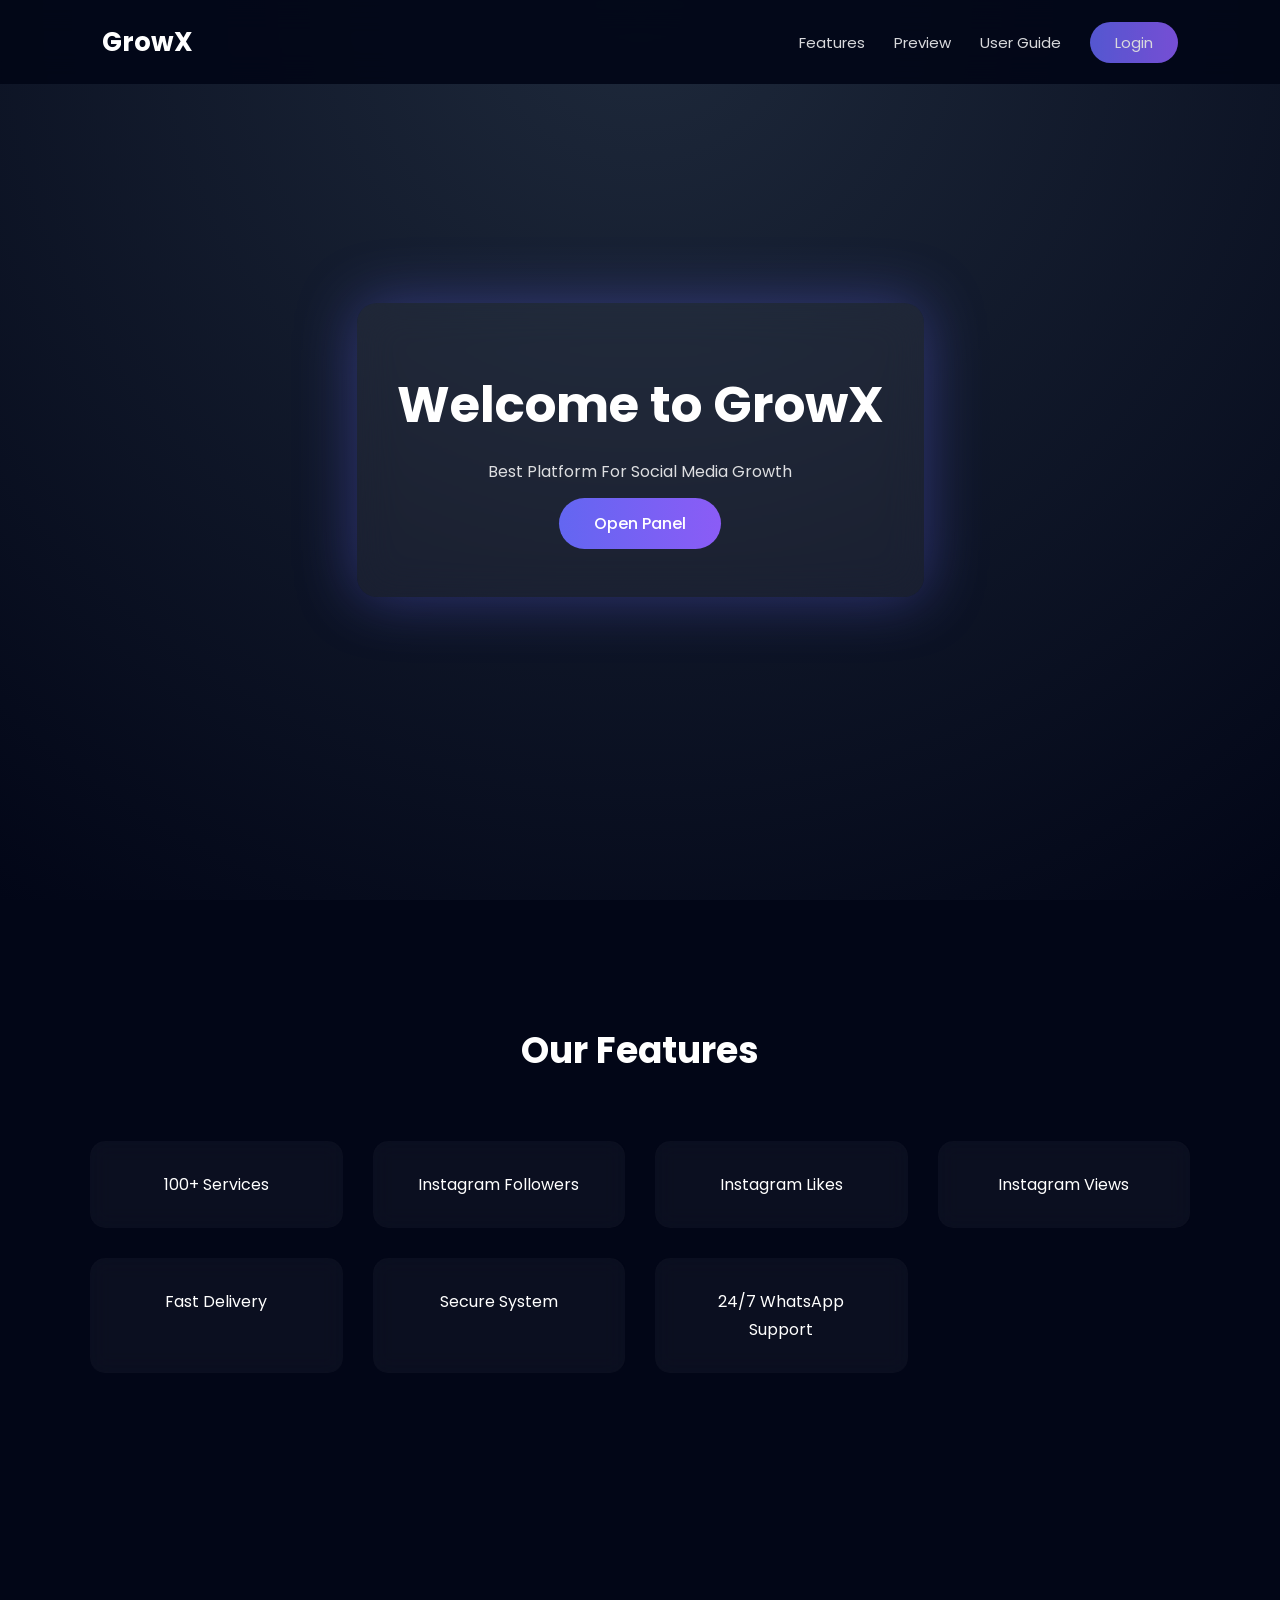
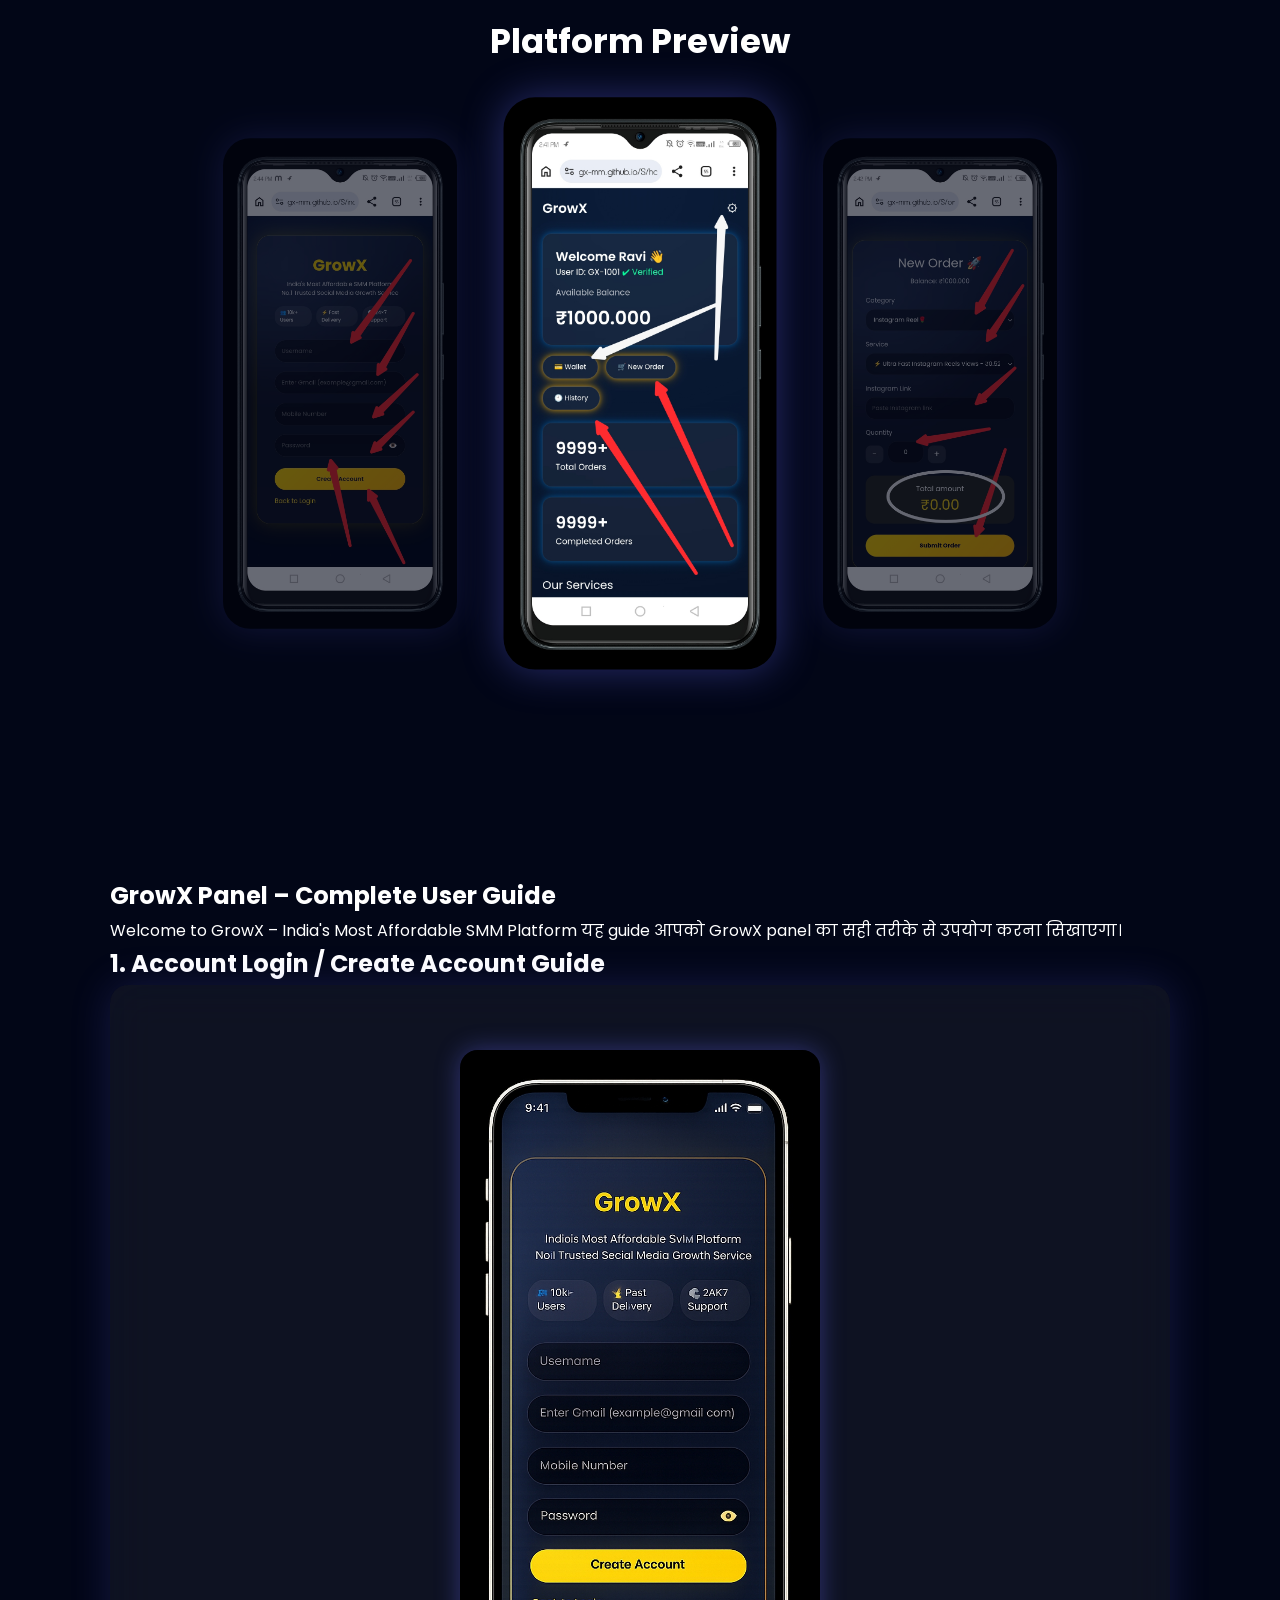
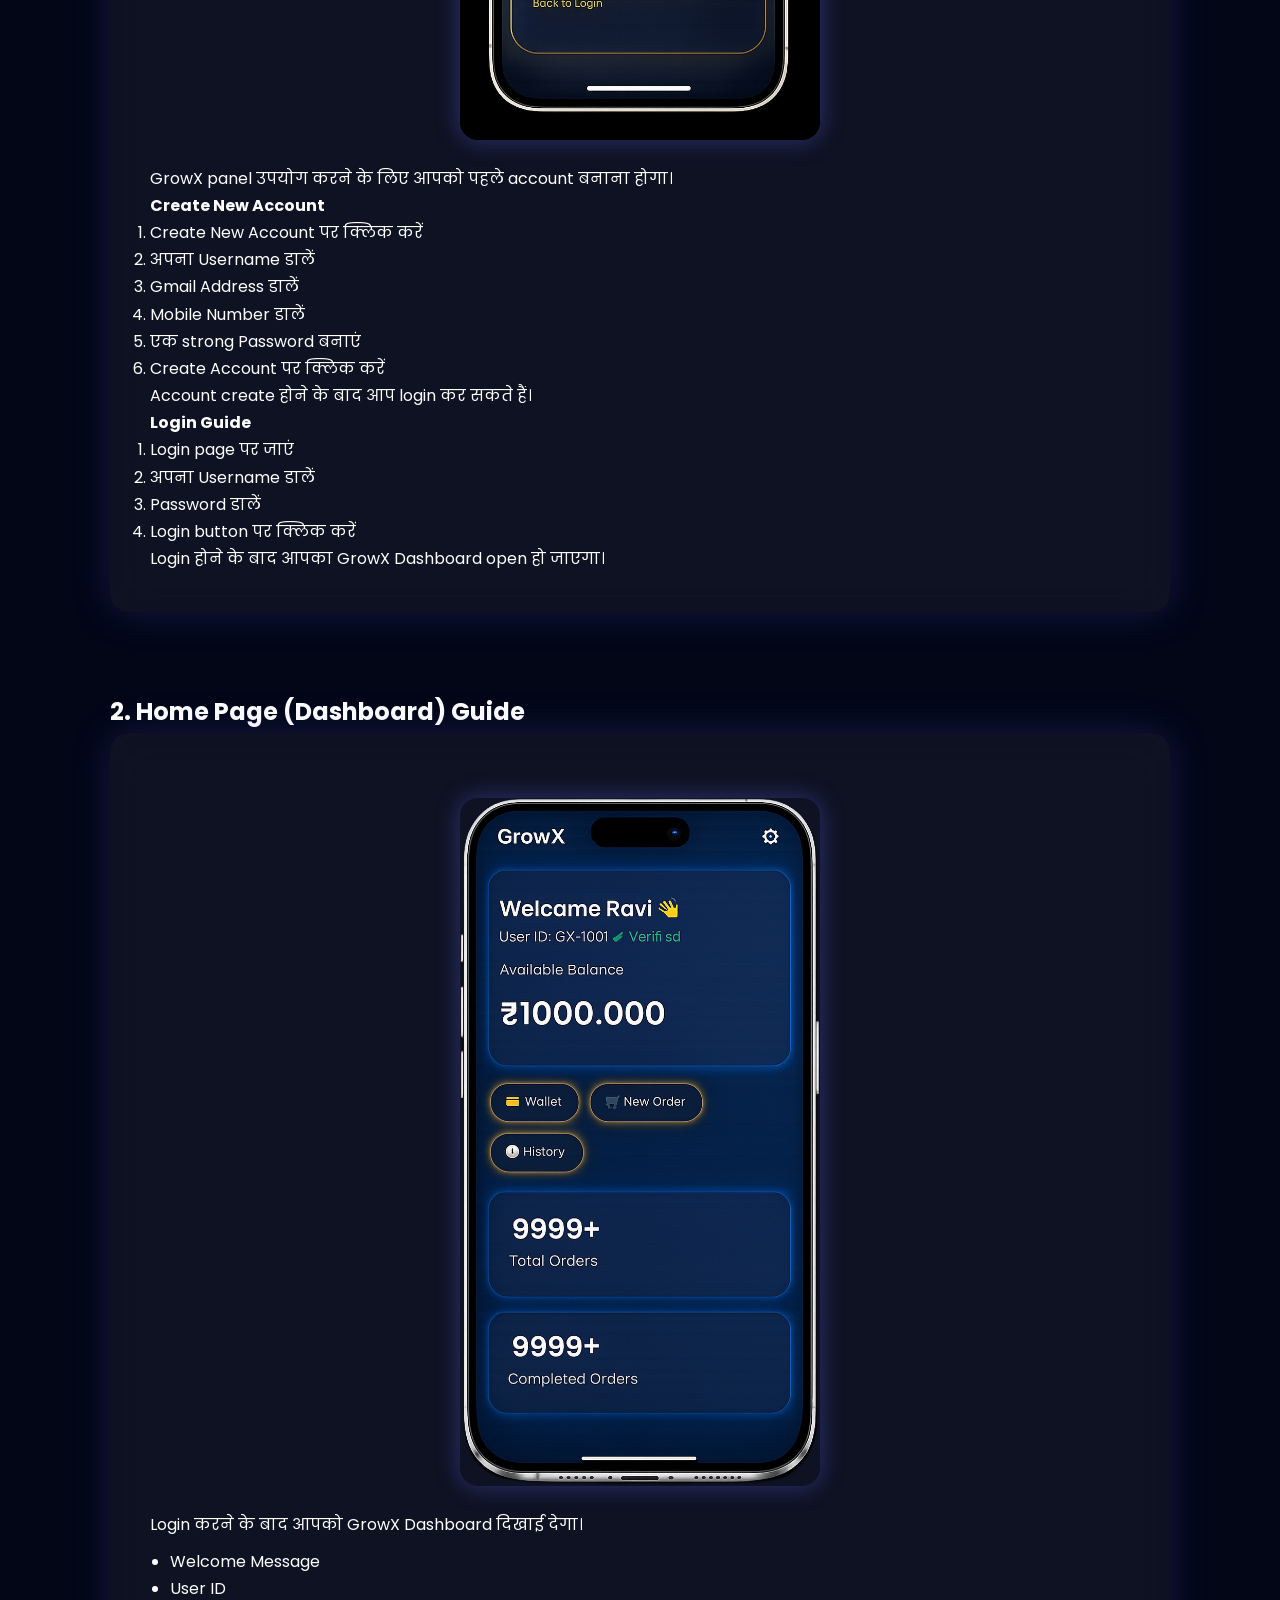
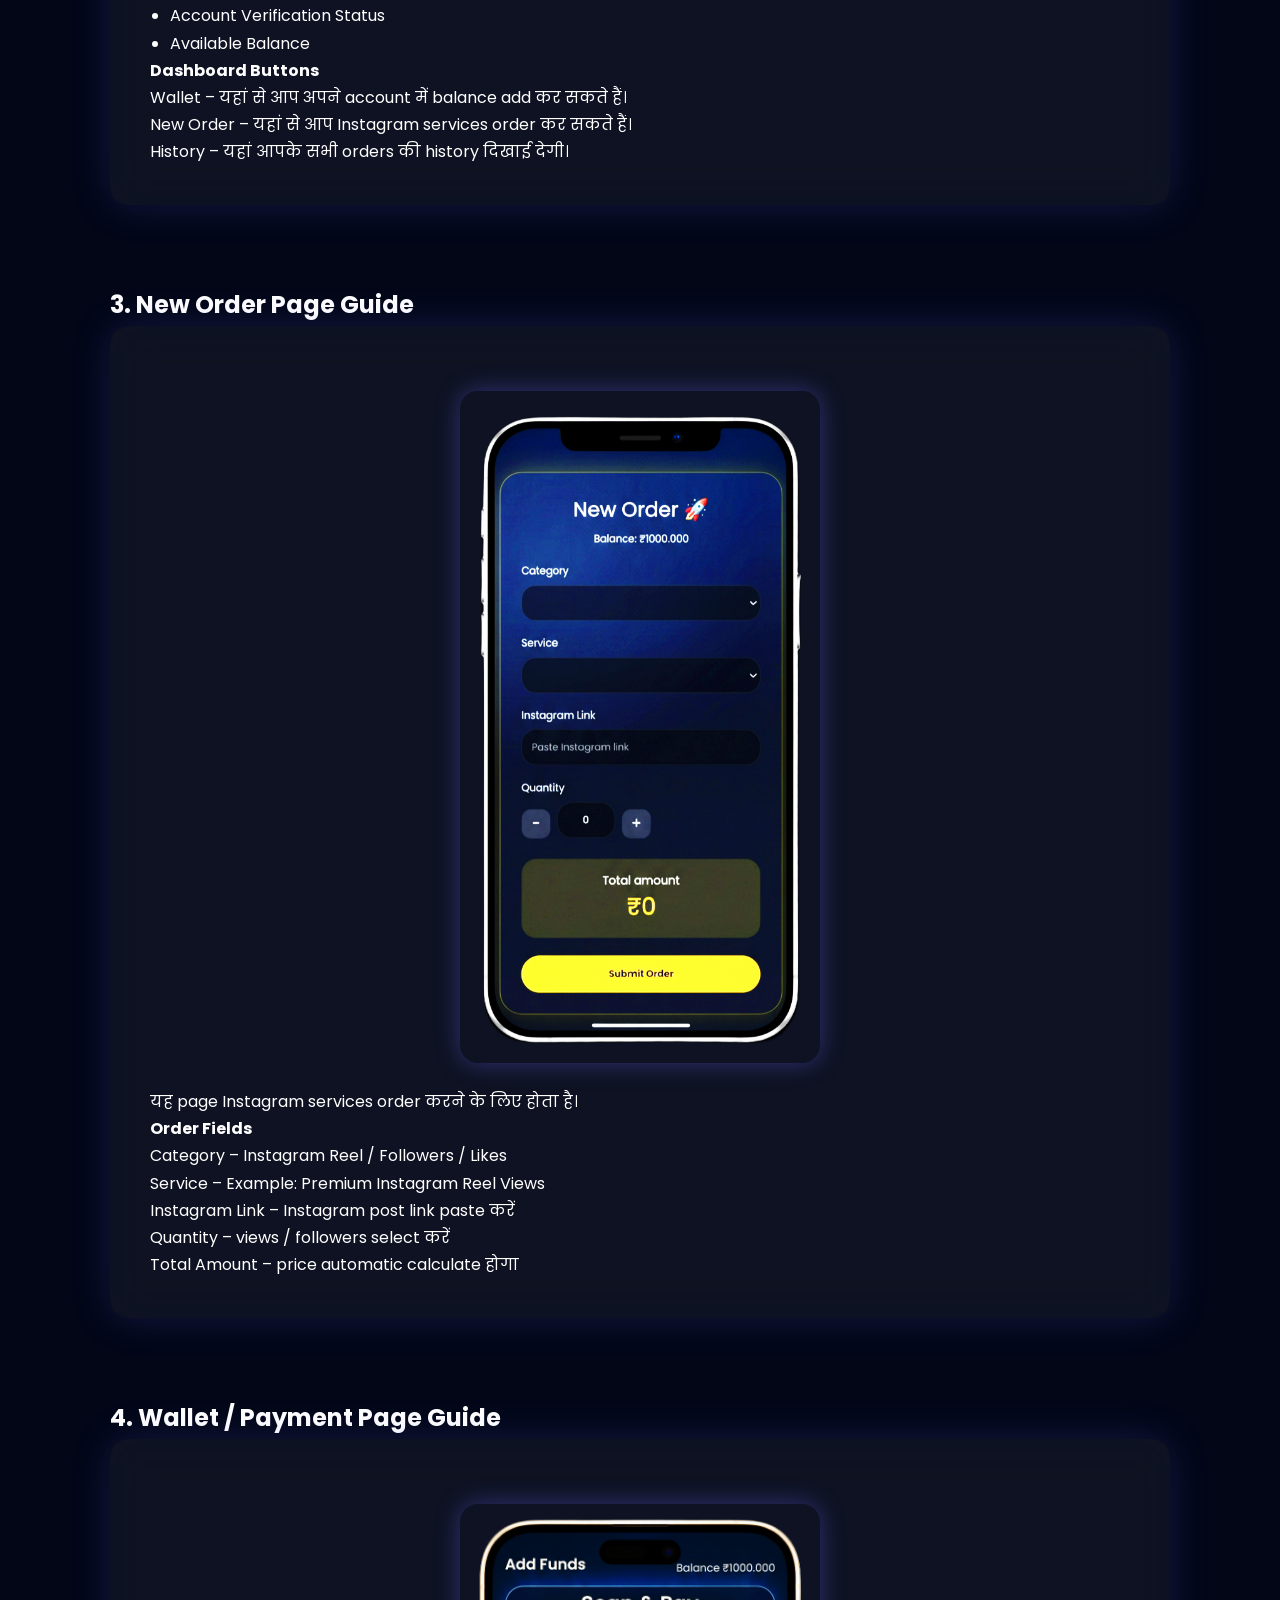
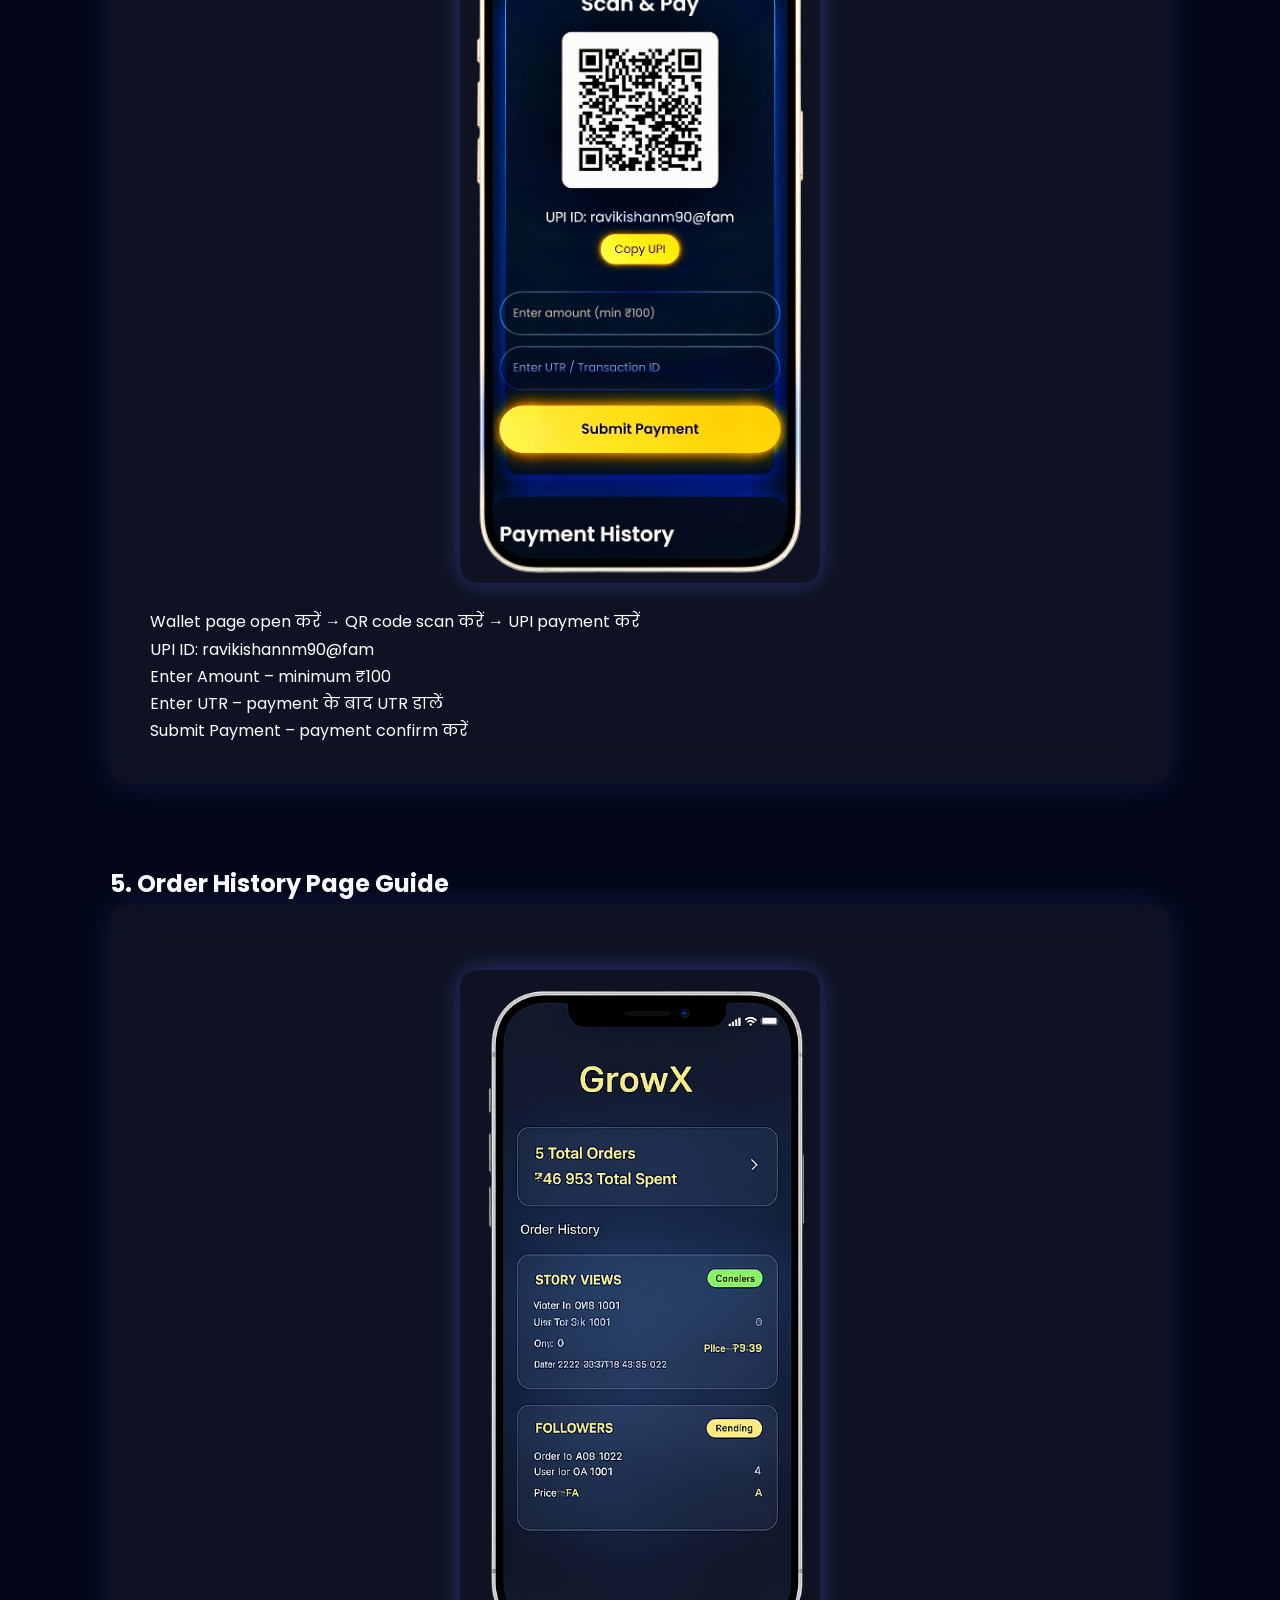
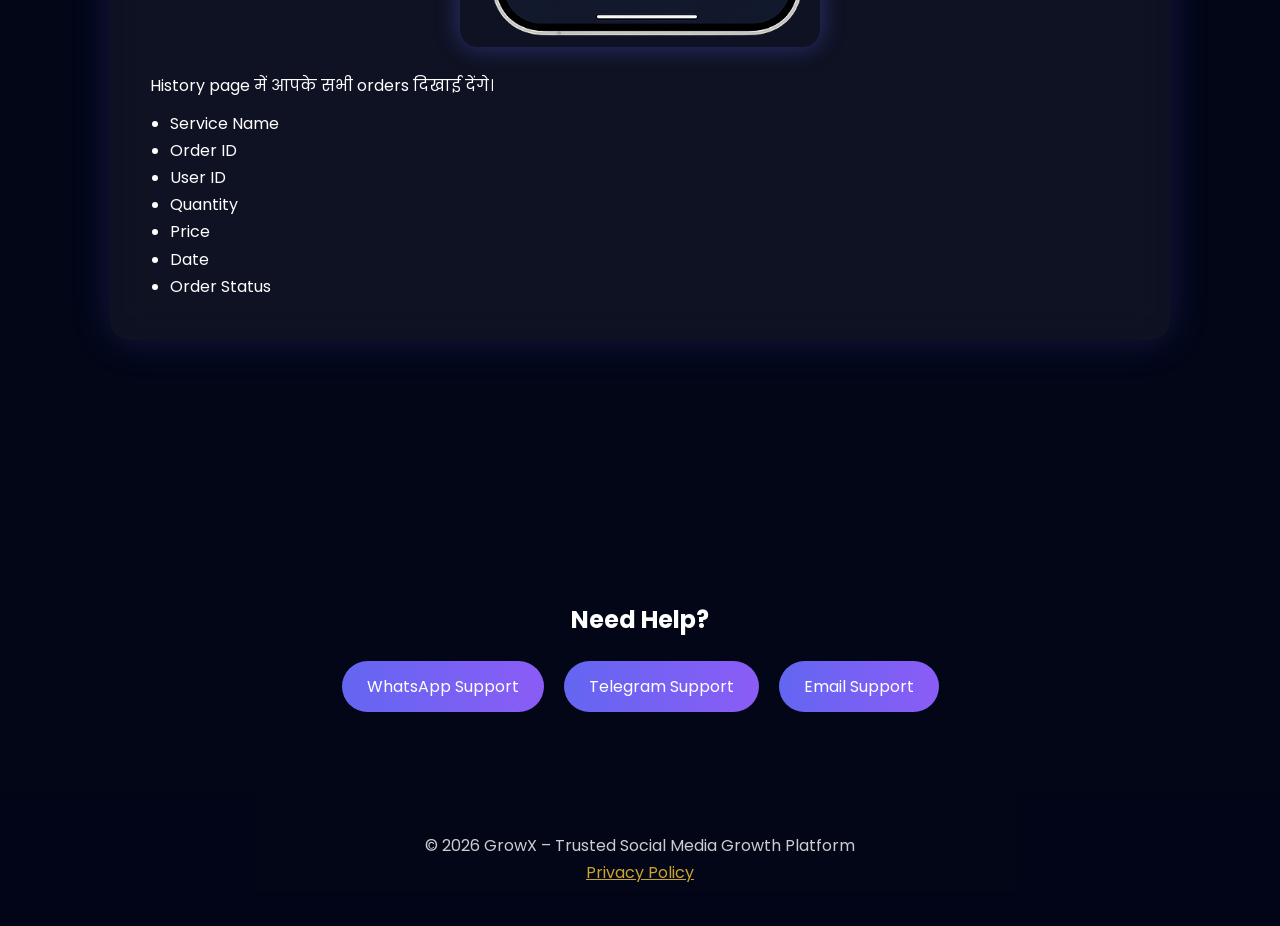
<file: index.html>
<!DOCTYPE html>
<html lang="en">

<head>
  <meta charset="UTF-8">
  <meta name="viewport" content="width=device-width, initial-scale=1.0">

  <title>GrowX – Social Media Growth Platform</title>

  <link rel="preconnect" href="https://fonts.googleapis.com">
  <link href="https://fonts.googleapis.com/css2?family=Poppins:wght@300;400;500;600;700&display=swap" rel="stylesheet">

  <link rel="stylesheet" href="style.css">
</head>

<body>

  <!-- LOADING SCREEN -->
  <div id="loader">
    <div class="loader-content">
      <h1 class="loader-logo">GrowX</h1>
      <div class="loader-bar">
        <div class="loader-progress"></div>
      </div>
      <p>Loading Platform...</p>
    </div>
  </div>

  <!-- HEADER -->
  <header>
    <div class="logo">GrowX</div>
    <nav>
      <a href="#features">Features</a>
      <a href="#preview">Preview</a>
      <a href="#guide">User Guide</a>
      <a href="login.html" class="login-btn">Login</a>
    </nav>
  </header>

  <!-- HERO -->
  <section class="hero">
    <div class="hero-text">
      <h1>Welcome to GrowX</h1>
      <p>Best Platform For Social Media Growth</p>
      <div class="hero-buttons">
        <a href="login.html">Open Panel</a>
      </div>
    </div>
  </section>

  <!-- FEATURES -->
  <section class="features" id="features">
    <h2>Our Features</h2>
    <div class="feature-grid">
      <div class="feature-box">100+ Services</div>
      <div class="feature-box">Instagram Followers</div>
      <div class="feature-box">Instagram Likes</div>
      <div class="feature-box">Instagram Views</div>
      <div class="feature-box">Fast Delivery</div>
      <div class="feature-box">Secure System</div>
      <div class="feature-box">24/7 WhatsApp Support</div>
    </div>
  </section>

  <!-- PHONE PREVIEW -->
  <section class="preview" id="preview">
    <h2>Platform Preview</h2>
    <div class="phone-slider">
      <div class="phone-frame">
        <img src="screen1.png">
      </div>
      <div class="phone-frame">
        <img src="screen2.png">
      </div>
      <div class="phone-frame">
        <img src="screen3.png">
      </div>
    </div>
  </section>

  <!-- USER GUIDE -->
  <section class="guide" id="guide">
    <div class="container">
      <h1>GrowX Panel – Complete User Guide</h1>
      <p>
        Welcome to GrowX – India's Most Affordable SMM Platform  
        यह guide आपको GrowX panel का सही तरीके से उपयोग करना सिखाएगा।
      </p>

      <!-- LOGIN GUIDE -->
      <div class="section">
        <h2>1. Account Login / Create Account Guide</h2>
        <div class="card">
          <img src="login.png">
          <p>GrowX panel उपयोग करने के लिए आपको पहले account बनाना होगा।</p>
          <p><b>Create New Account</b></p>
          <ol>
            <li>Create New Account पर क्लिक करें</li>
            <li>अपना Username डालें</li>
            <li>Gmail Address डालें</li>
            <li>Mobile Number डालें</li>
            <li>एक strong Password बनाएं</li>
            <li>Create Account पर क्लिक करें</li>
          </ol>
          <p>Account create होने के बाद आप login कर सकते हैं।</p>
          <p><b>Login Guide</b></p>
          <ol>
            <li>Login page पर जाएं</li>
            <li>अपना Username डालें</li>
            <li>Password डालें</li>
            <li>Login button पर क्लिक करें</li>
          </ol>
          <p>Login होने के बाद आपका GrowX Dashboard open हो जाएगा।</p>
        </div>
      </div>

      <!-- HOME GUIDE -->
      <div class="section">
        <h2>2. Home Page (Dashboard) Guide</h2>
        <div class="card">
          <img src="home.png">
          <p>Login करने के बाद आपको GrowX Dashboard दिखाई देगा।</p>
          <ul>
            <li>Welcome Message</li>
            <li>User ID</li>
            <li>Account Verification Status</li>
            <li>Available Balance</li>
          </ul>
          <p><b>Dashboard Buttons</b></p>
          <p>Wallet – यहां से आप अपने account में balance add कर सकते हैं।</p>
          <p>New Order – यहां से आप Instagram services order कर सकते हैं।</p>
          <p>History – यहां आपके सभी orders की history दिखाई देगी।</p>
        </div>
      </div>

      <!-- ORDER GUIDE -->
      <div class="section">
        <h2>3. New Order Page Guide</h2>
        <div class="card">
          <img src="order.png">
          <p>यह page Instagram services order करने के लिए होता है।</p>
          <p><b>Order Fields</b></p>
          <p>Category – Instagram Reel / Followers / Likes</p>
          <p>Service – Example: Premium Instagram Reel Views</p>
          <p>Instagram Link – Instagram post link paste करें</p>
          <p>Quantity – views / followers select करें</p>
          <p>Total Amount – price automatic calculate होगा</p>
        </div>
      </div>

      <!-- PAYMENT GUIDE -->
      <div class="section">
        <h2>4. Wallet / Payment Page Guide</h2>
        <div class="card">
          <img src="payment.png">
          <p>Wallet page open करें → QR code scan करें → UPI payment करें</p>
          <p>UPI ID: ravikishannm90@fam</p>
          <p>Enter Amount – minimum ₹100</p>
          <p>Enter UTR – payment के बाद UTR डालें</p>
          <p>Submit Payment – payment confirm करें</p>
        </div>
      </div>

      <!-- HISTORY GUIDE -->
      <div class="section">
        <h2>5. Order History Page Guide</h2>
        <div class="card">
          <img src="history.png">
          <p>History page में आपके सभी orders दिखाई देंगे।</p>
          <ul>
            <li>Service Name</li>
            <li>Order ID</li>
            <li>User ID</li>
            <li>Quantity</li>
            <li>Price</li>
            <li>Date</li>
            <li>Order Status</li>
          </ul>
        </div>
      </div>
    </div>
  </section>

  <!-- CONTACT -->
  <section class="contact">
    <h2>Need Help?</h2>
    <div class="contact-links">
      <a href="https://wa.me/917800584153">WhatsApp Support</a>
      <a href="https://t.me/SocialGrowth143">Telegram Support</a>
      <a href="mailto:supportgrowx@gmail.com">Email Support</a>
    </div>
  </section>

  <!-- FOOTER -->
  <footer>
    <p>© 2026 GrowX – Trusted Social Media Growth Platform</p>
    <!-- Privacy Policy Link -->
    <p><a href="privacy.html" style="color: #ffcc33; text-decoration: underline;">Privacy Policy</a></p>
  </footer>

  <script src="script.js"></script>

</body>
</html>
</file>
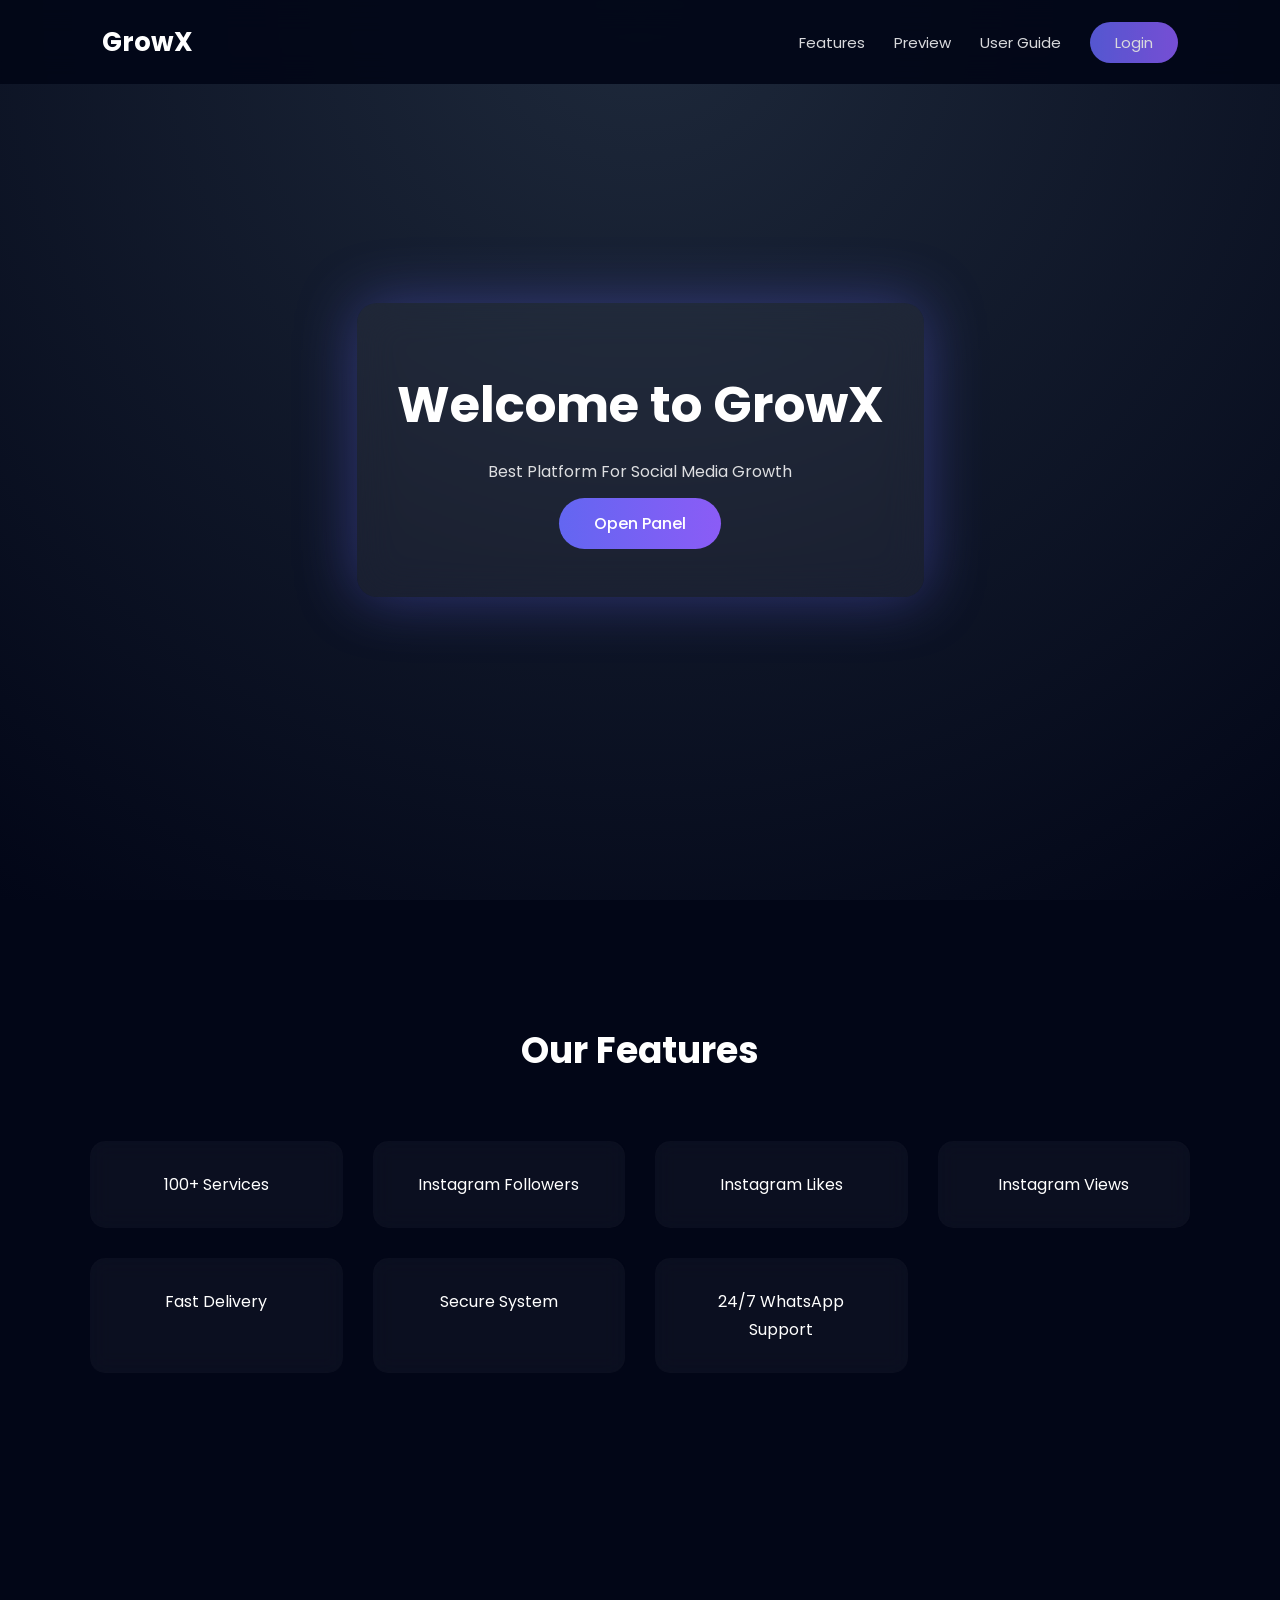
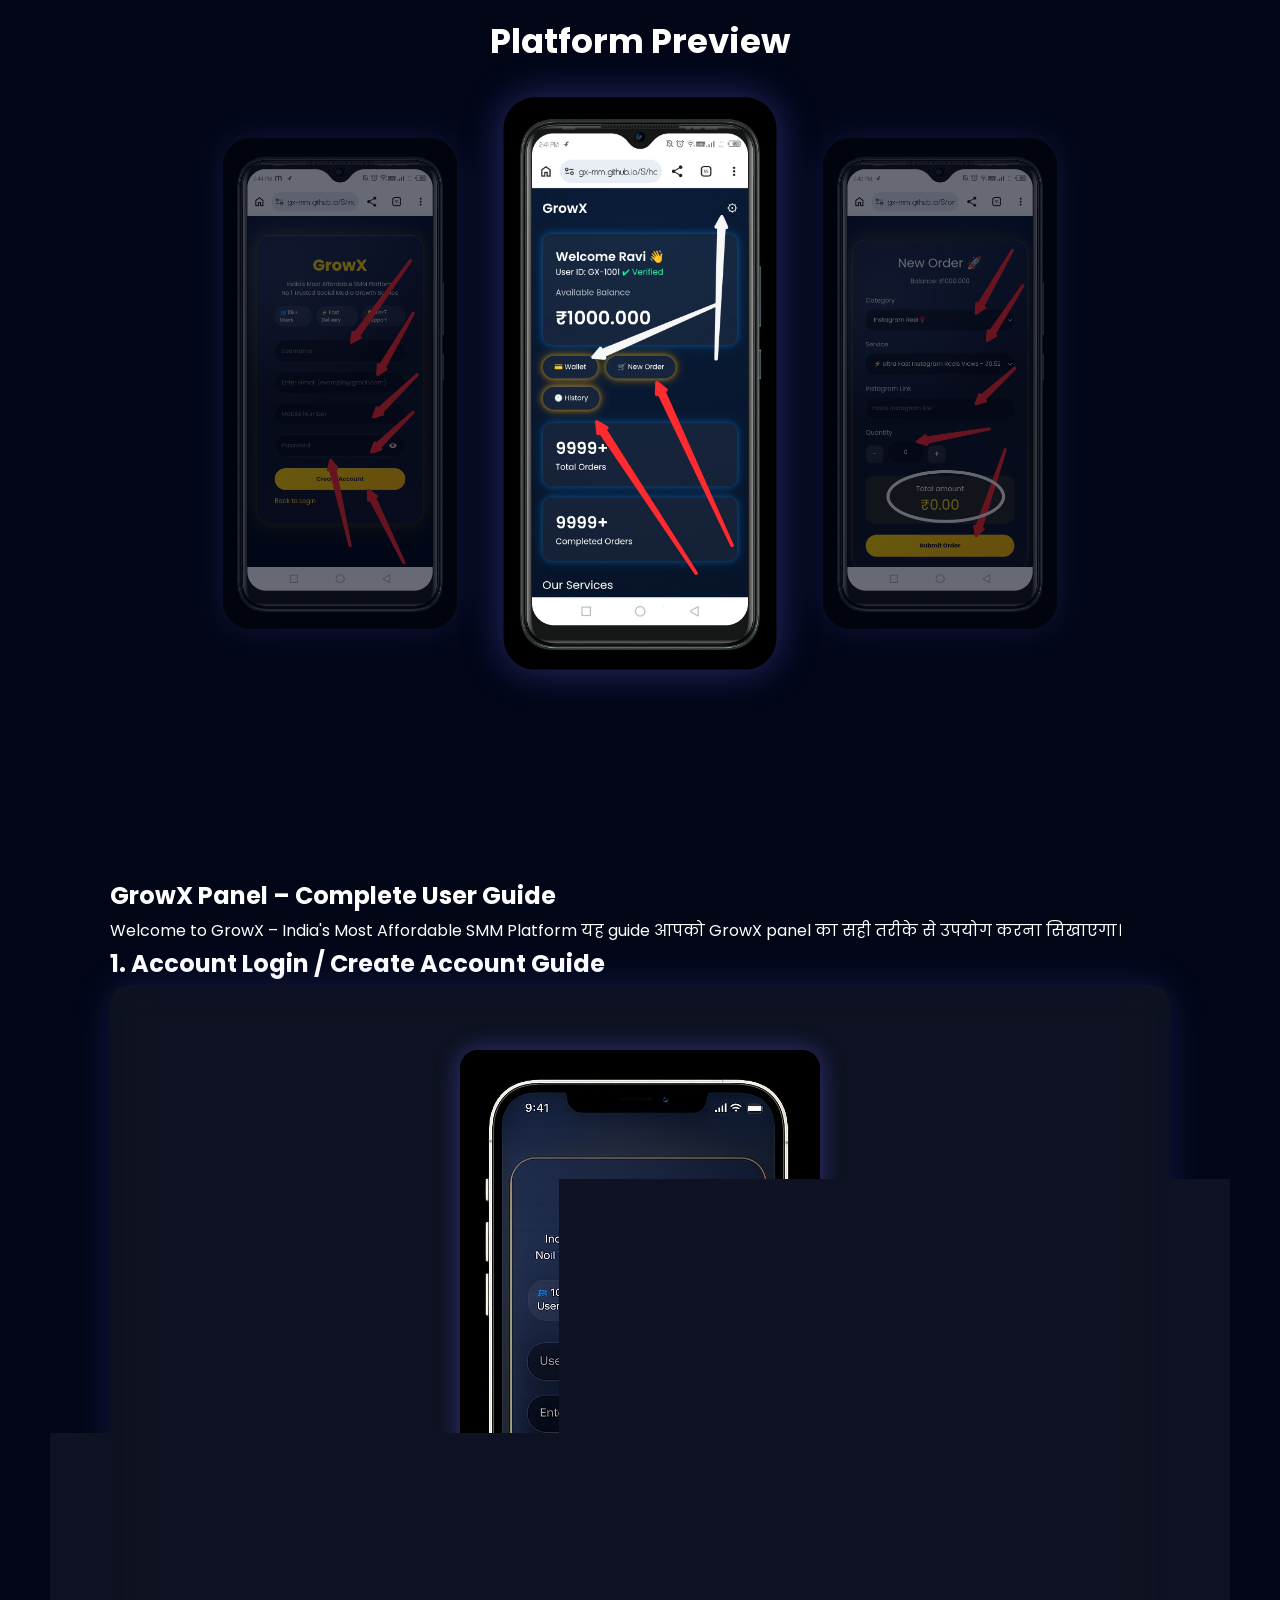
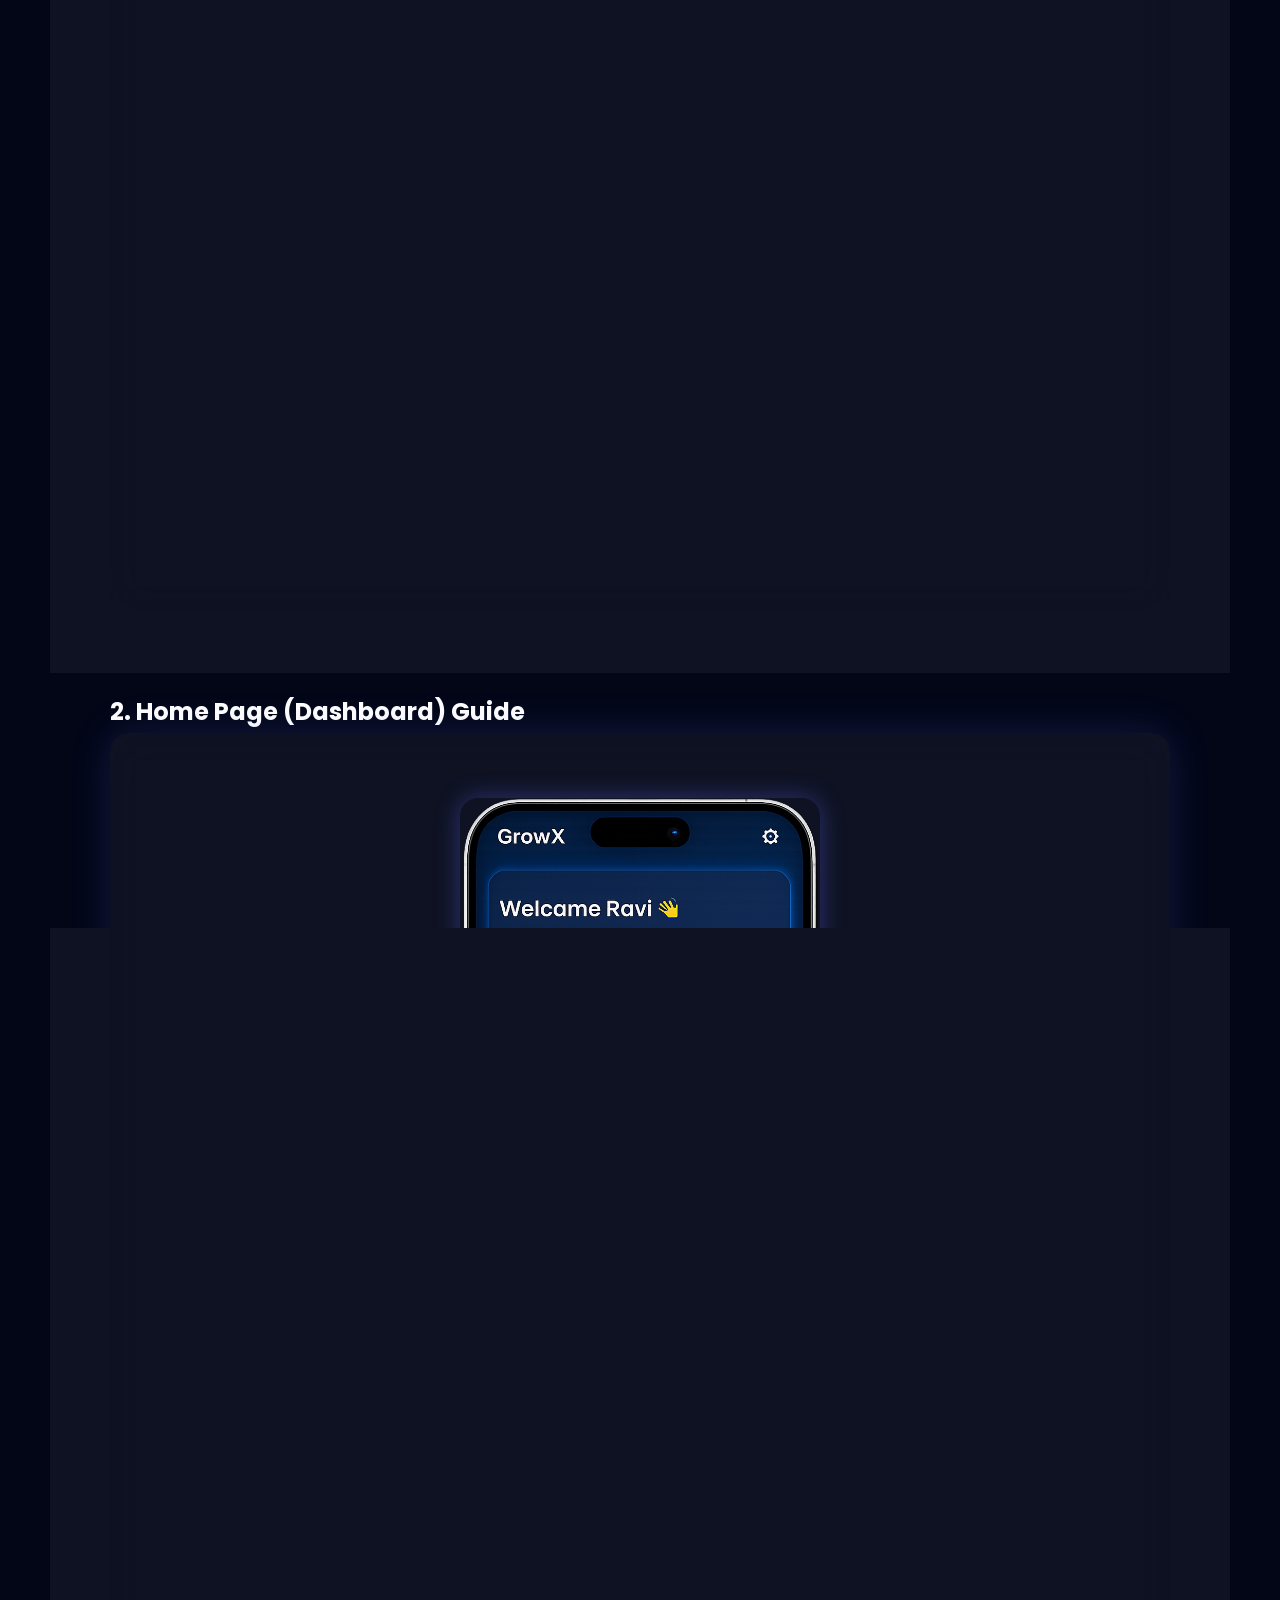
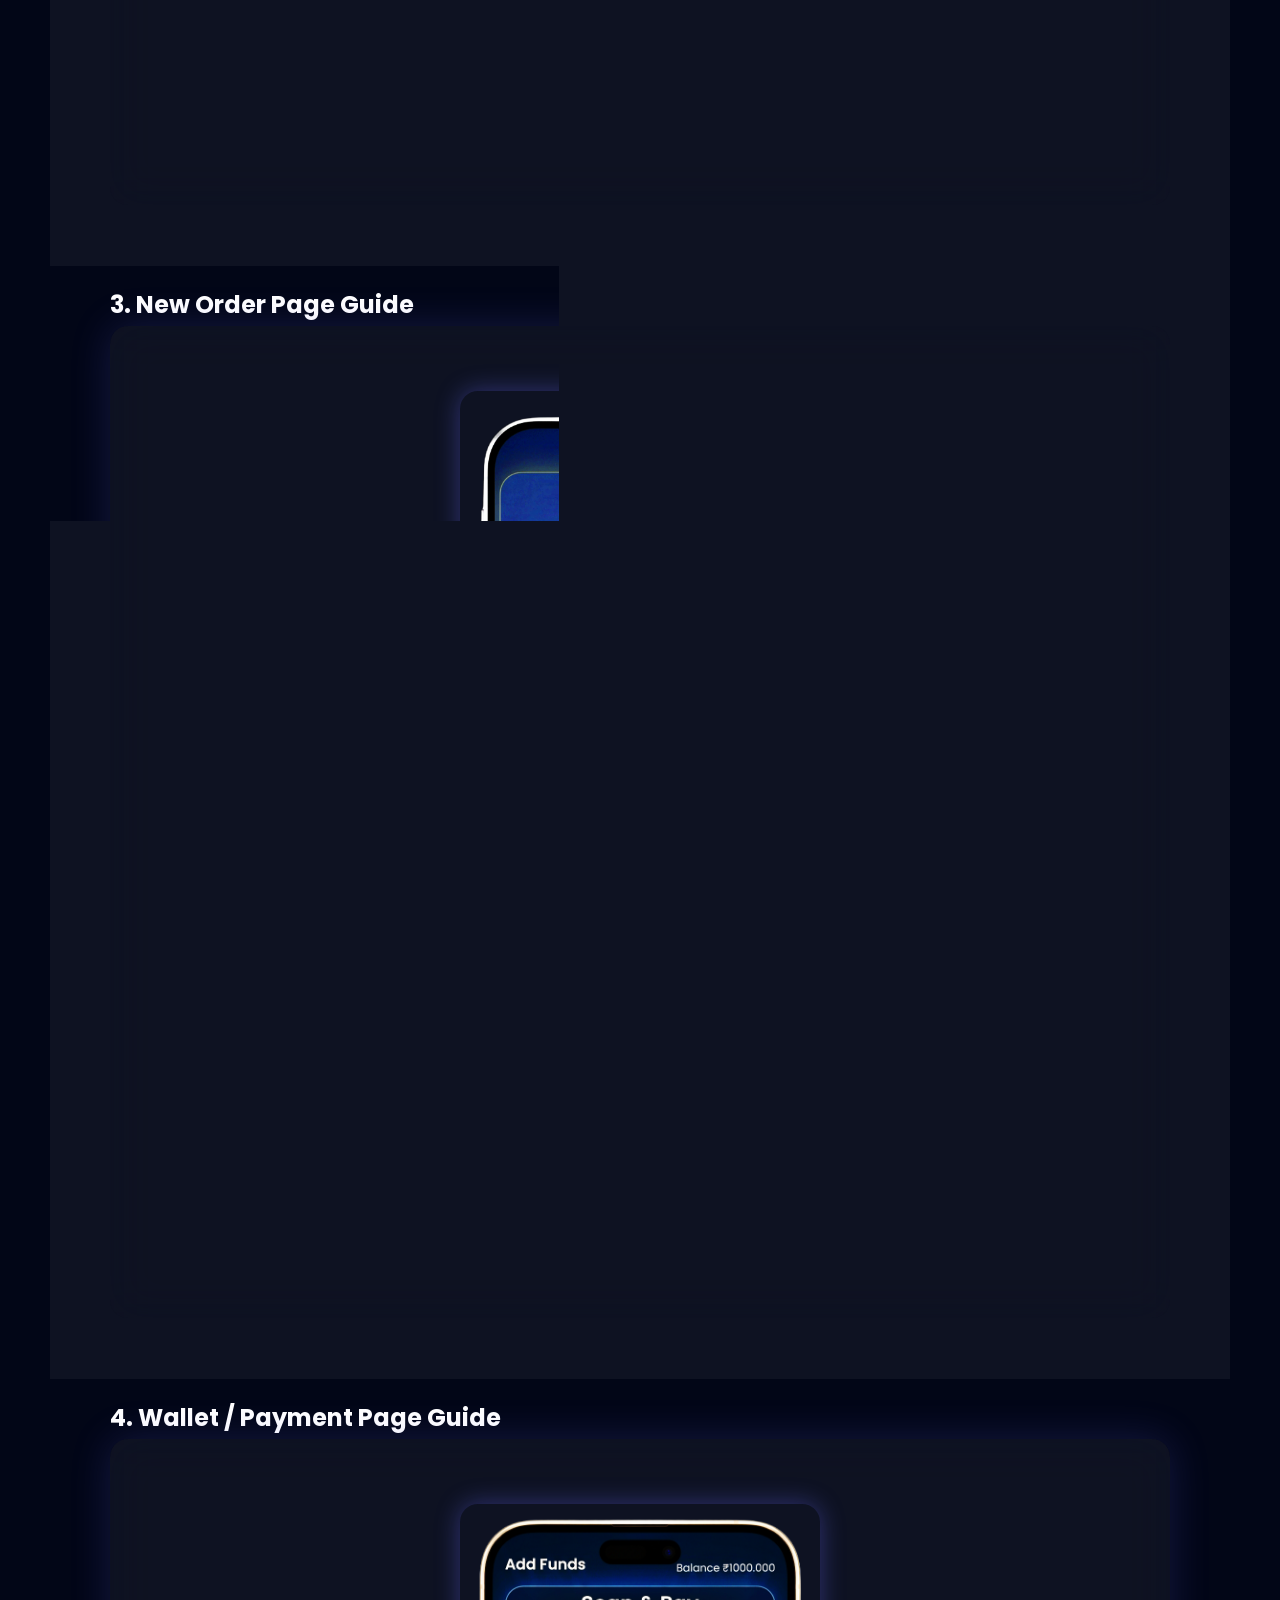
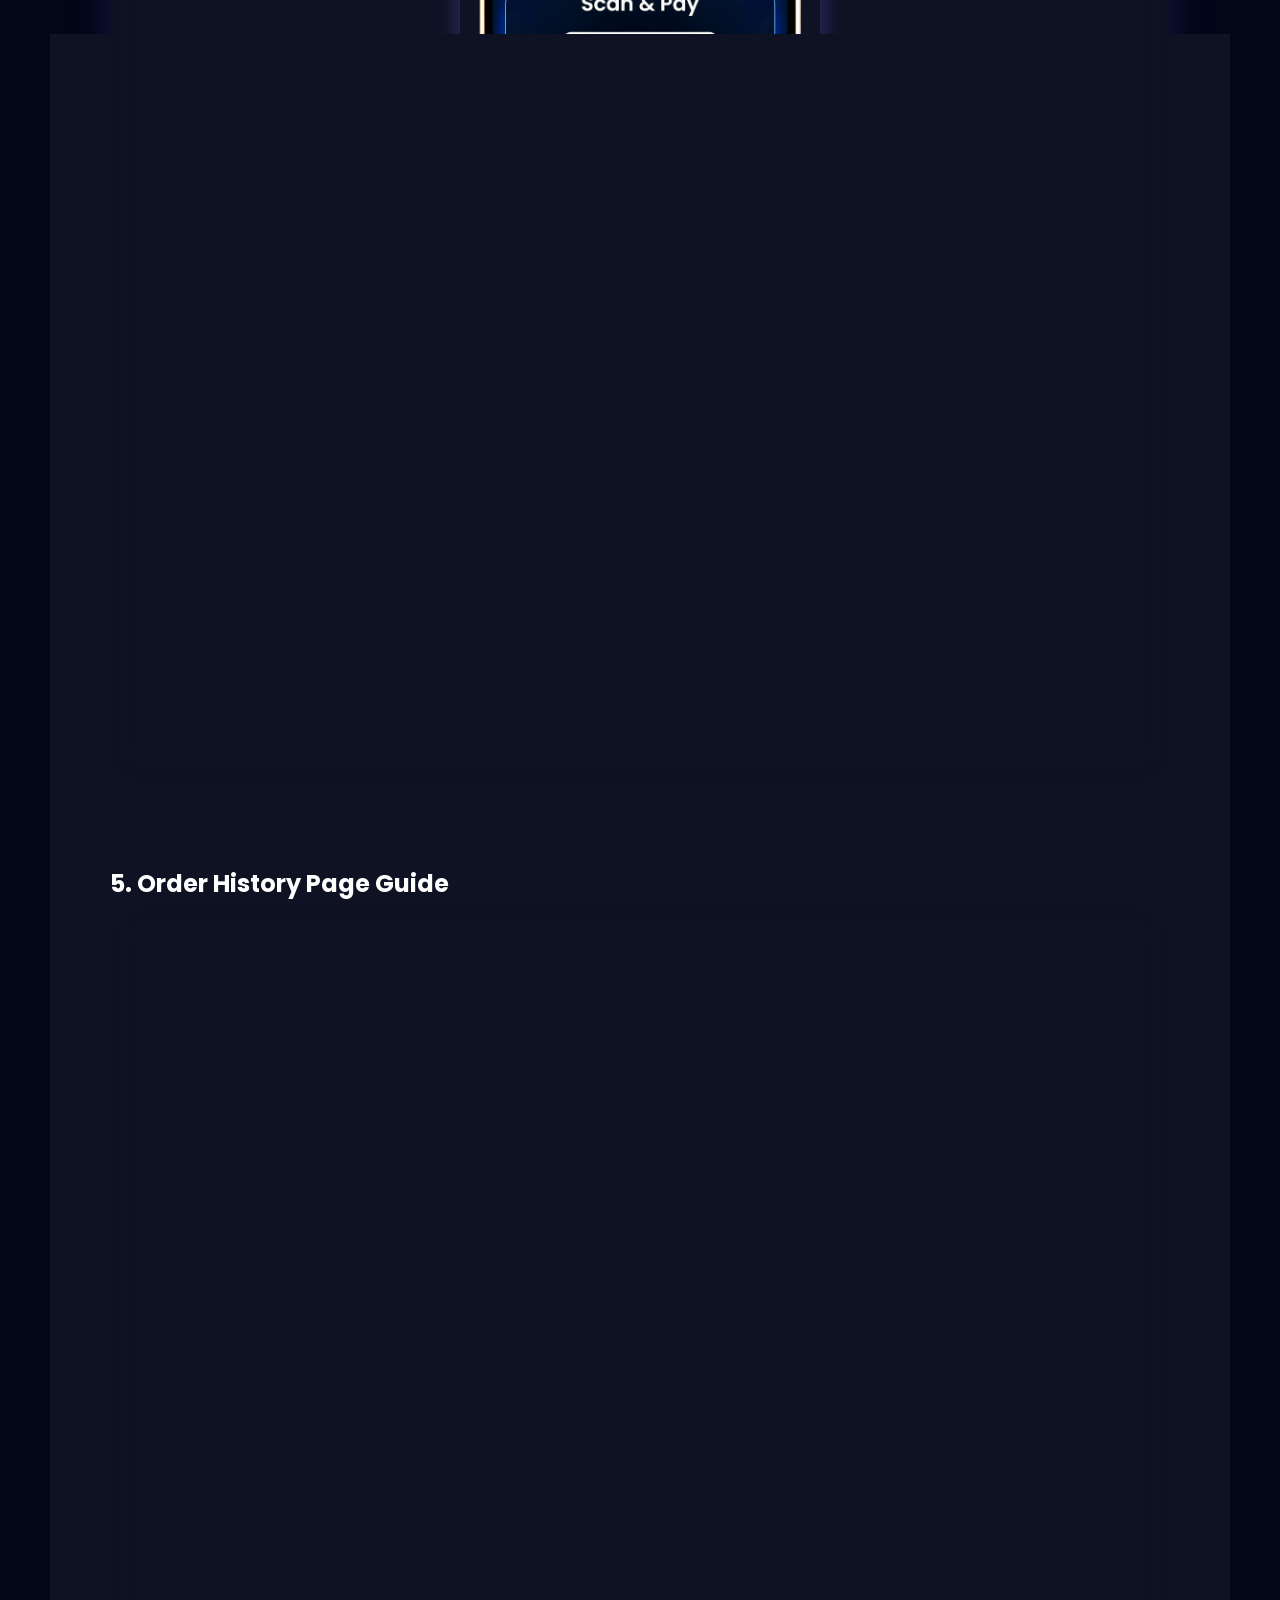
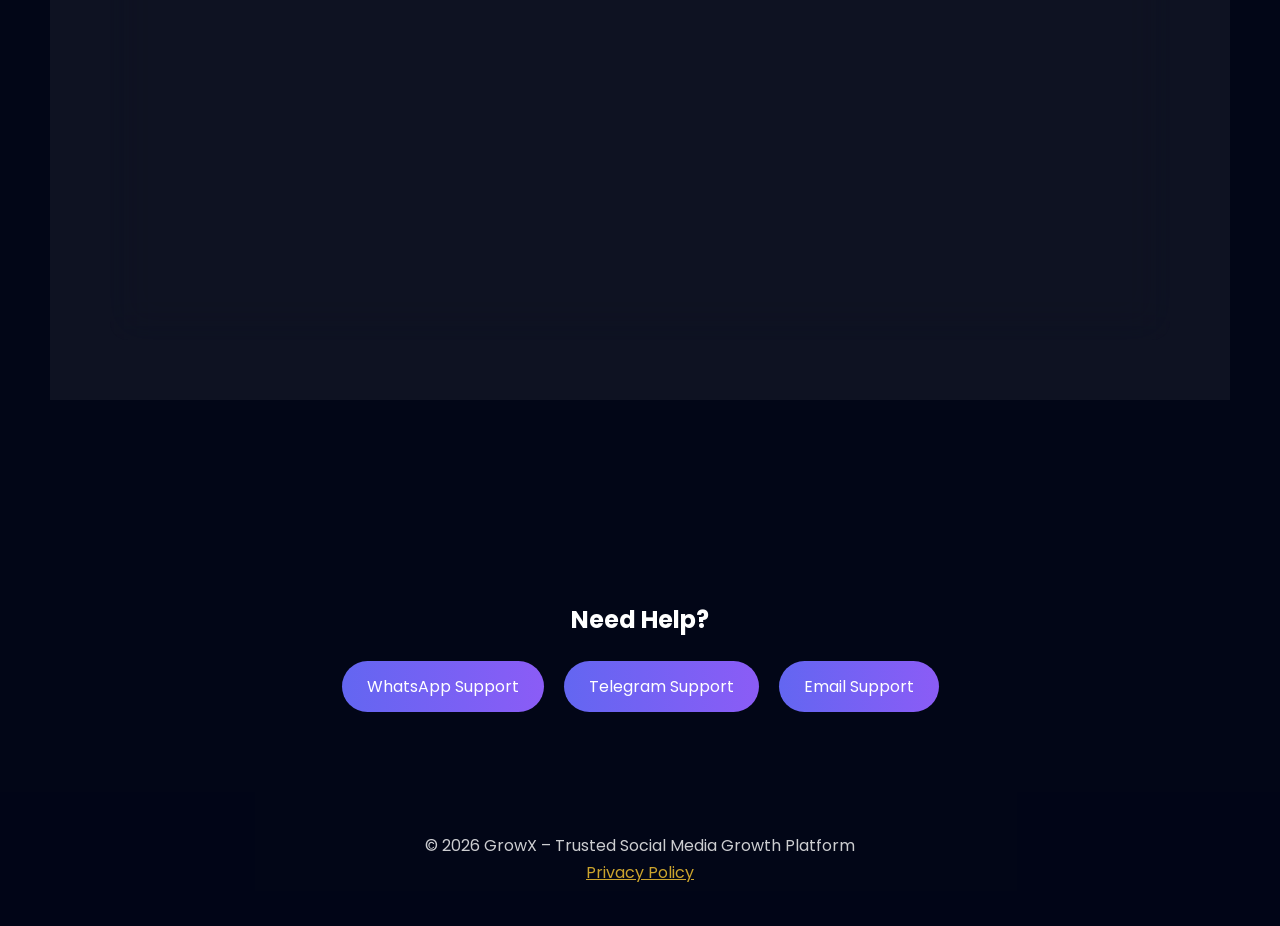
<file: addfund.html>
<!DOCTYPE html>
<html lang="en">
<head>
<meta charset="UTF-8">
<meta name="viewport" content="width=device-width, initial-scale=1.0">
<title>GrowX Add Funds</title>

<link href="https://fonts.googleapis.com/css2?family=Poppins:wght@300;400;500;600&display=swap" rel="stylesheet">

<style>

*{
margin:0;
padding:0;
box-sizing:border-box;
font-family:Poppins,sans-serif;
}

body{
background: radial-gradient(circle at top,#0b1d3a,#020814);
color:white;
display:flex;
justify-content:center;
padding:20px;
}

.container{
width:100%;
max-width:420px;
}

.header{
display:flex;
justify-content:space-between;
align-items:center;
margin-bottom:20px;
}

.title{
font-size:22px;
font-weight:600;
}

.balance{
opacity:.8;
}

.card{
background:rgba(255,255,255,0.04);
backdrop-filter:blur(20px);
border-radius:22px;
padding:25px;
margin-bottom:25px;
border:1px solid rgba(255,255,255,0.08);

box-shadow:
0 0 30px rgba(0,150,255,.3),
0 0 60px rgba(0,150,255,.15);
}

.qr{
text-align:center;
margin-bottom:20px;
}

.qr img{
width:180px;
border-radius:10px;
margin:15px 0;
}

.copy-btn{
background:linear-gradient(45deg,#ffd54f,#ff9800);
border:none;
padding:7px 16px;
border-radius:20px;
cursor:pointer;
margin-top:8px;
box-shadow:0 0 10px rgba(255,180,0,.8);
}

.input{
width:100%;
padding:14px;
margin-top:12px;

border-radius:30px;
border:2px solid rgba(255,255,255,0.15);

background:transparent;
color:white;
outline:none;

transition:.3s;
}

.input:focus{
border-color:#00c3ff;
box-shadow:0 0 10px rgba(0,200,255,.6);
}

.submit{
width:100%;
margin-top:18px;

padding:15px;
border:none;
border-radius:40px;

font-size:16px;
font-weight:600;

background:linear-gradient(45deg,#ffd54f,#ff9800);

cursor:pointer;

box-shadow:
0 0 20px rgba(255,180,0,.9),
0 0 40px rgba(255,180,0,.5);
}

.table-wrap{
overflow-x:auto;
margin-top:15px;
}

table{
width:100%;
min-width:380px;
border-collapse:collapse;
}

th{
opacity:.7;
font-weight:500;
}

th,td{
padding:12px;
text-align:center;
border-bottom:1px solid rgba(255,255,255,0.1);
}

.pending{color:#ffc107;}
.approved{color:#00ff9c;}
.rejected{color:#ff4d4d;}

.popup{
position:fixed;
top:0;
left:0;
width:100%;
height:100%;
display:flex;
align-items:center;
justify-content:center;
background:rgba(0,0,0,.6);
z-index:999;
}

.hidden{
display:none;
}

.popup-card{
background:#111;
padding:30px;
border-radius:20px;
text-align:center;
box-shadow:0 0 40px rgba(255,215,0,.8);
animation:scaleIn .4s;
}

.icon{
font-size:40px;
margin-bottom:10px;
}

.success{
color:#00ff9c;
}

.error{
color:#ff4d4d;
}

@keyframes scaleIn{

from{
transform:scale(.7);
opacity:0;
}

to{
transform:scale(1);
opacity:1;
}

}

</style>
</head>

<body>

<div class="container">

<div class="header">
<div class="title">Add Funds</div>
<div class="balance">Balance ₹<span id="balance">0</span></div>
</div>

<div class="card">

<div class="qr">

<h2>Scan & Pay</h2>

<img src="qr.png">

<p>UPI ID: ravikishanm90@fam</p>

<button class="copy-btn" onclick="copyUpi()">Copy UPI</button>

</div>

<input id="amount" class="input" placeholder="Enter amount (min ₹100)">
<input id="utr" class="input" placeholder="Enter UTR / Transaction ID">

<button id="submitBtn" class="submit" onclick="submitPayment()">
Submit Payment
</button>

</div>

<div class="card">

<h2>Payment History</h2>

<div class="table-wrap">

<table id="paymentTable">

<tr>
<th>Amount</th>
<th>UTR</th>
<th>Status</th>
<th>Date</th>
</tr>

</table>

</div>

</div>

</div>

<div id="popup" class="popup hidden">

<div class="popup-card">

<div id="popupIcon" class="icon"></div>

<div id="popupText"></div>

</div>

</div>

<script>

const API_URL="https://script.google.com/macros/s/AKfycbwyVwqw06pRsHaoiPkG_Hx8ZeVcRXyNF4ZAi4kqRjOQuxCVirJJSeIJk5AfnZJU3Ge_ow/exec";

/* login check */

if(!localStorage.getItem("userID")){
location.href="index.html";
}

/* BALANCE SYNC */

function loadBalance(){

let balance = localStorage.getItem("balance");

if(balance === null){
balance = 0;
}

document.getElementById("balance").innerText = balance;

}

loadBalance();

/* auto sync every 2 sec */

setInterval(loadBalance,2000);

/* COPY UPI */

function copyUpi(){

navigator.clipboard.writeText("ravikishanm90@fam");

showPopup("UPI ID Copied","success");

}

/* POPUP */

function showPopup(msg,type){

const popup=document.getElementById("popup");
const icon=document.getElementById("popupIcon");
const text=document.getElementById("popupText");

text.innerText=msg;

if(type=="success"){
icon.innerHTML="✔";
icon.className="icon success";
}else{
icon.innerHTML="⚠";
icon.className="icon error";
}

popup.classList.remove("hidden");

setTimeout(()=>{
popup.classList.add("hidden");
},2500);

}

/* SUBMIT PAYMENT */

async function submitPayment(){

const btn=document.getElementById("submitBtn");

let amount=document.getElementById("amount").value.trim();
let utr=document.getElementById("utr").value.trim();

if(!amount || !utr){

showPopup("Enter amount and UTR","error");
return;

}

if(Number(amount)<100){

showPopup("Minimum deposit ₹100","error");
return;

}

btn.disabled=true;
btn.innerText="Processing...";

try{

const res=await fetch(API_URL,{
method:"POST",
body:JSON.stringify({
action:"addPayment",
userID:localStorage.getItem("userID"),
amount:amount,
utr:utr
})
});

const data=await res.json();

if(data.status=="submitted"){

showPopup("Payment Submitted Successfully","success");

setTimeout(()=>{
loadPayments();
},1500);

}else{

showPopup("Payment Failed","error");

btn.disabled=false;
btn.innerText="Submit Payment";

}

}catch{

showPopup("Network Error","error");

btn.disabled=false;
btn.innerText="Submit Payment";

}

}

/* LOAD PAYMENT HISTORY */

async function loadPayments(){

const res=await fetch(API_URL,{
method:"POST",
body:JSON.stringify({
action:"paymentHistory",
userID:localStorage.getItem("userID")
})
});

const data=await res.json();

const table=document.getElementById("paymentTable");

table.innerHTML=`
<tr>
<th>Amount</th>
<th>UTR</th>
<th>Status</th>
<th>Date</th>
</tr>
`;

data.forEach(p=>{

table.innerHTML+=`

<tr>
<td>₹${p.amount}</td>
<td>${p.utr}</td>
<td class="${p.status.toLowerCase()}">${p.status}</td>
<td>${p.date}</td>
</tr>

`;

});

}

loadPayments();

</script>

</body>
</html>
</file>
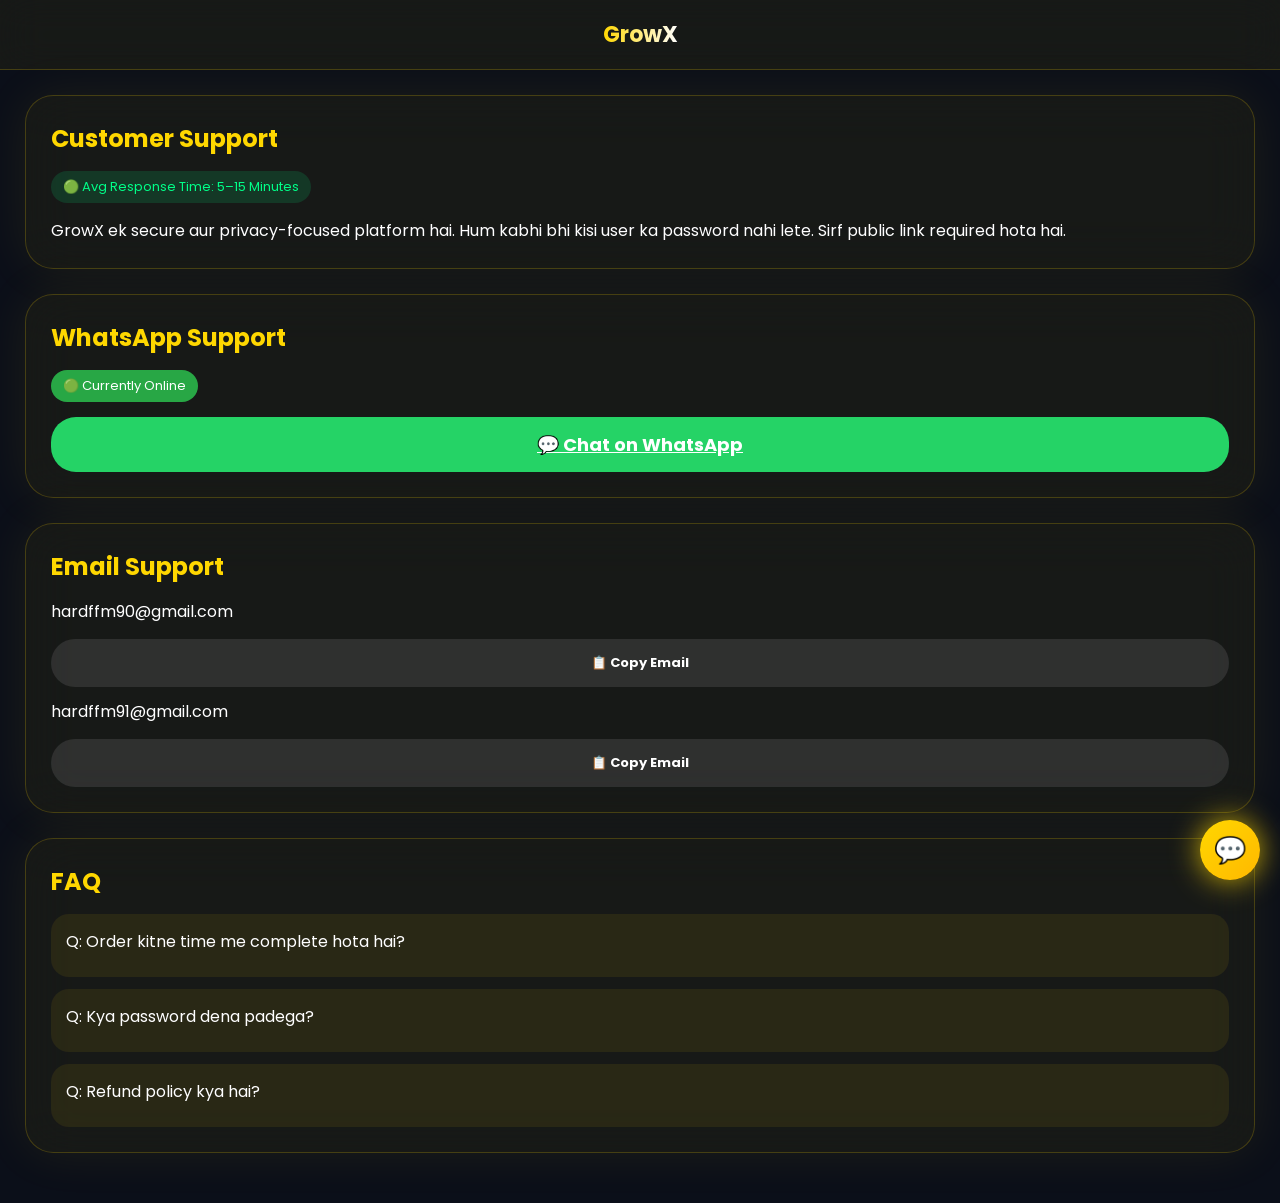
<file: customer.html>
<!DOCTYPE html>
<html lang="en">
<head>
  <meta charset="UTF-8">
  <meta name="viewport" content="width=device-width, initial-scale=1.0">
  <title>Customer Support • GrowX</title>
  
  <link href="https://fonts.googleapis.com/css2?family=Poppins:wght@400;600;700&display=swap" rel="stylesheet">

  <style>
    * {
      margin: 0;
      padding: 0;
      box-sizing: border-box;
      font-family: 'Poppins', sans-serif;
    }

    body {
      min-height: 100vh;
      background: #0B0F19;
      color: white;
      overflow-x: hidden;
    }

    /* TOPBAR */
    .topbar {
      height: 70px;
      display: flex;
      align-items: center;
      justify-content: center;
      background: rgba(255, 215, 0, 0.05);
      backdrop-filter: blur(20px);
      border-bottom: 1px solid rgba(255, 215, 0, 0.2);
    }

    .brand {
      font-size: 22px;
      font-weight: 700;
      background: linear-gradient(90deg, #FFD700, #fff, #FFD700);
      background-size: 200%;
      -webkit-background-clip: text;
      -webkit-text-fill-color: transparent;
      animation: shine 4s linear infinite;
    }

    @keyframes shine {
      0% {
        background-position: 0%;
      }
      100% {
        background-position: 200%;
      }
    }

    .container {
      padding: 25px;
    }

    /* CARD */
    .card {
      background: rgba(255, 215, 0, 0.05);
      border: 1px solid rgba(255, 215, 0, 0.2);
      backdrop-filter: blur(25px);
      border-radius: 28px;
      padding: 25px;
      margin-bottom: 25px;
      box-shadow: 0 0 50px rgba(255, 215, 0, .08);
    }

    .title {
      font-size: 24px;
      font-weight: 700;
      color: #FFD700;
      margin-bottom: 15px;
    }

    .badge {
      background: #00ff8822;
      color: #00ff88;
      padding: 6px 12px;
      border-radius: 20px;
      font-size: 13px;
      display: inline-block;
      margin-bottom: 15px;
    }

    /* BUTTON */
    .btn {
      margin-top: 15px;
      padding: 14px;
      border: none;
      width: 100%;
      border-radius: 25px;
      font-weight: 700;
      background: linear-gradient(135deg, #FFD700, #FFB800);
      color: #000;
      cursor: pointer;
      transition: .3s;
      text-align: center;
    }

    .btn:hover {
      transform: translateY(-3px);
      box-shadow: 0 0 25px rgba(255, 215, 0, .7);
    }

    .copy-btn {
      background: rgba(255, 255, 255, .1);
      color: #fff;
      font-size: 13px;
    }

    /* FAQ */
    .faq-item {
      margin-top: 12px;
      background: rgba(255, 215, 0, 0.08);
      padding: 15px;
      border-radius: 18px;
      cursor: pointer;
    }

    .faq-answer {
      margin-top: 8px;
      font-size: 14px;
      opacity: .8;
      max-height: 0;
      overflow: hidden;
      transition: max-height .4s ease;
    }

    /* FLOAT CHAT */
    .chat-float {
      position: fixed;
      bottom: 20px;
      right: 20px;
      background: linear-gradient(135deg, #FFD700, #FFB800);
      width: 60px;
      height: 60px;
      border-radius: 50%;
      display: flex;
      align-items: center;
      justify-content: center;
      font-size: 26px;
      color: #000;
      cursor: pointer;
      box-shadow: 0 0 30px rgba(255, 215, 0, .8);
      animation: bounce 2s infinite;
    }

    @keyframes bounce {
      0% {
        transform: translateY(0);
      }
      50% {
        transform: translateY(-8px);
      }
      100% {
        transform: translateY(0);
      }
    }

    /* Styling for "Currently Online" */
    .online-badge {
      background-color: #28a745; /* Green for online */
      color: white;
      padding: 6px 12px;
      border-radius: 20px;
      font-size: 13px;
      display: inline-block;
    }

    /* Fix WhatsApp Button */
    .whatsapp-btn {
      display: block;
      margin-top: 15px;
      padding: 14px;
      border: none;
      width: 100%;
      border-radius: 25px;
      font-weight: 700;
      background-color: #25D366;
      color: #fff;
      text-align: center;
      font-size: 18px;
      transition: 0.3s;
    }

    .whatsapp-btn:hover {
      transform: translateY(-3px);
      box-shadow: 0 0 25px rgba(0, 220, 0, .7);
    }
  </style>
</head>

<body>

<div class="topbar">
  <div class="brand">GrowX</div>
</div>

<div class="container">

  <div class="card">
    <div class="title">Customer Support</div>
    <div class="badge">🟢 Avg Response Time: 5–15 Minutes</div>

    <p>
      GrowX ek secure aur privacy-focused platform hai.
      Hum kabhi bhi kisi user ka password nahi lete.
      Sirf public link required hota hai.
    </p>
  </div>

  <!-- WHATSAPP -->
  <div class="card">
    <div class="title">WhatsApp Support</div>
    <!-- Updated badge: Green for online -->
    <div class="online-badge">🟢 Currently Online</div>

    <!-- WhatsApp Button -->
    <a href="https://wa.me/7800584153" class="whatsapp-btn" target="_blank">
      💬 Chat on WhatsApp
    </a>
  </div>

  <!-- EMAIL -->
  <div class="card">
    <div class="title">Email Support</div>

    <p id="mail1">hardffm90@gmail.com</p>
    <button class="btn copy-btn" onclick="copyMail('mail1', this)">
      📋 Copy Email
    </button>

    <p style="margin-top: 12px" id="mail2">hardffm91@gmail.com</p>
    <button class="btn copy-btn" onclick="copyMail('mail2', this)">
      📋 Copy Email
    </button>
  </div>

  <!-- FAQ -->
  <div class="card">
    <div class="title">FAQ</div>

    <div class="faq-item" onclick="toggleFaq(this)">
      Q: Order kitne time me complete hota hai?
      <div class="faq-answer">
        Normally 5–60 minutes. Large orders may take longer.
      </div>
    </div>

    <div class="faq-item" onclick="toggleFaq(this)">
      Q: Kya password dena padega?
      <div class="faq-answer">
        Nahi. Hum kabhi password nahi lete.
      </div>
    </div>

    <div class="faq-item" onclick="toggleFaq(this)">
      Q: Refund policy kya hai?
      <div class="faq-answer">
        Agar order fail hota hai to amount automatically wallet me refund ho jata hai.
      </div>
    </div>
  </div>

</div>

<!-- FLOAT CHAT -->
<div class="chat-float" onclick="whatsappPopup()">
  💬
</div>

<script>

  function whatsappPopup(){
    window.open("https://whatsapp.com/channel/0029VbCBclKEgGfGSs1CEg0U", "_blank");
  }

  function copyMail(id, btn) {
    let text = document.getElementById(id).innerText;

    navigator.clipboard.writeText(text).then(() => {
      btn.innerHTML = "Copied ✓";
      btn.style.background = "#00ff88";
      btn.style.color = "#000";

      setTimeout(() => {
        btn.innerHTML = "📋 Copy Email";
        btn.style.background = "rgba(255,255,255,.1)";
        btn.style.color = "#fff";
      }, 2000);
    });
  }

  function toggleFaq(el) {
    let ans = el.querySelector(".faq-answer");
    if (ans.style.maxHeight) {
      ans.style.maxHeight = null;
    } else {
      ans.style.maxHeight = ans.scrollHeight + "px";
    }
  }

</script>

</body>
</html>
</file>
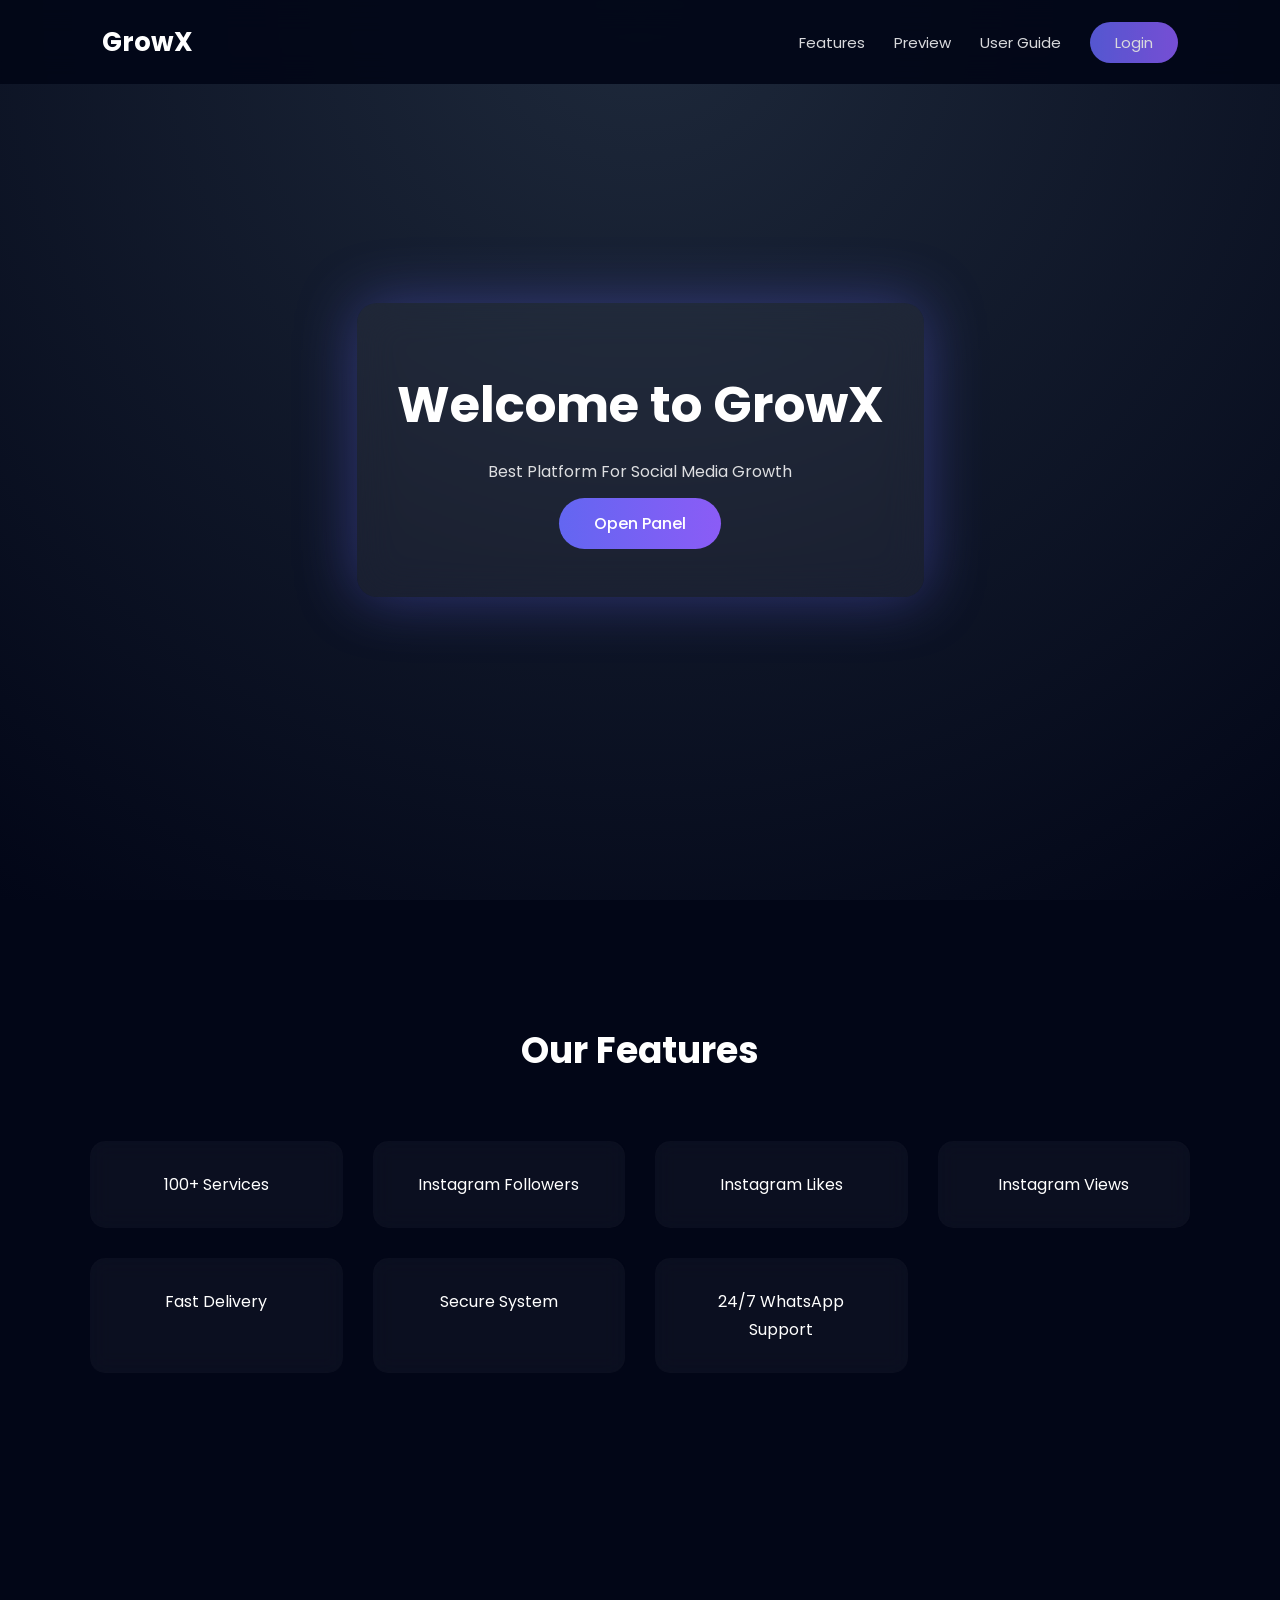
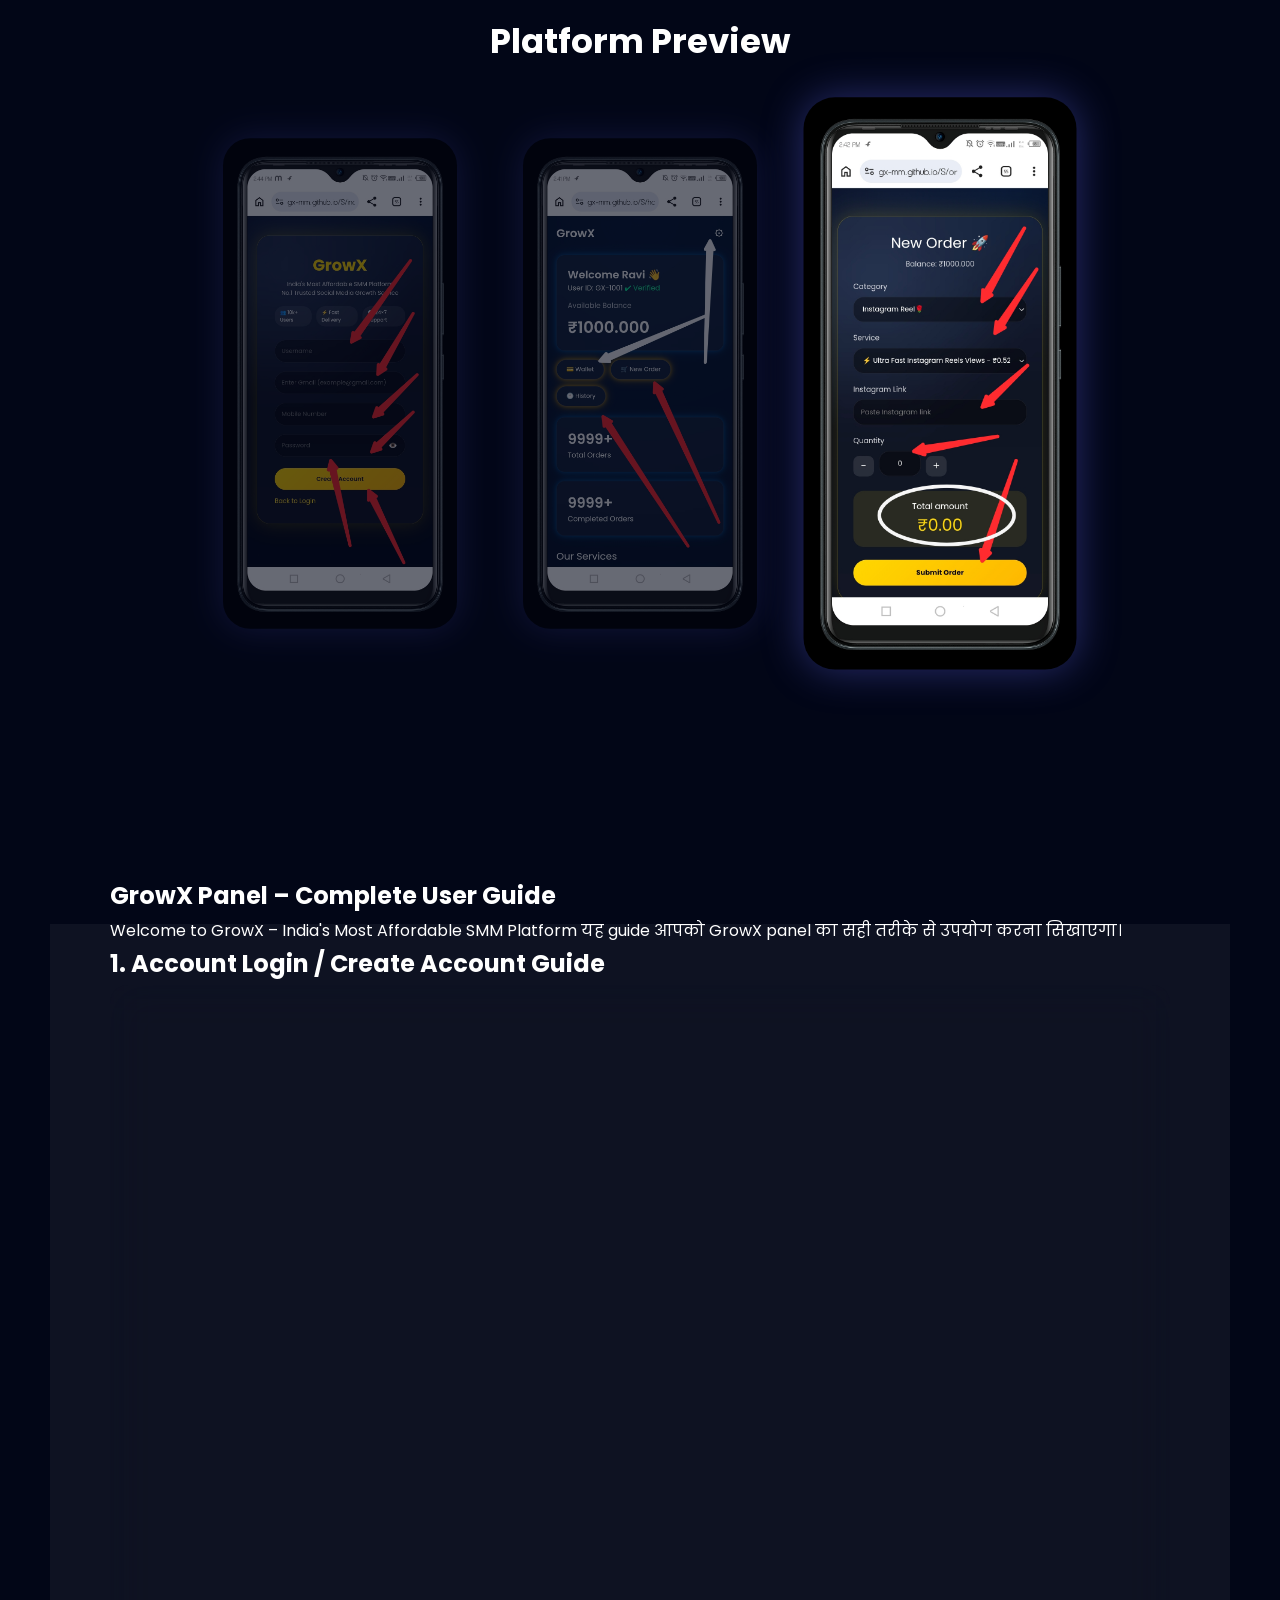
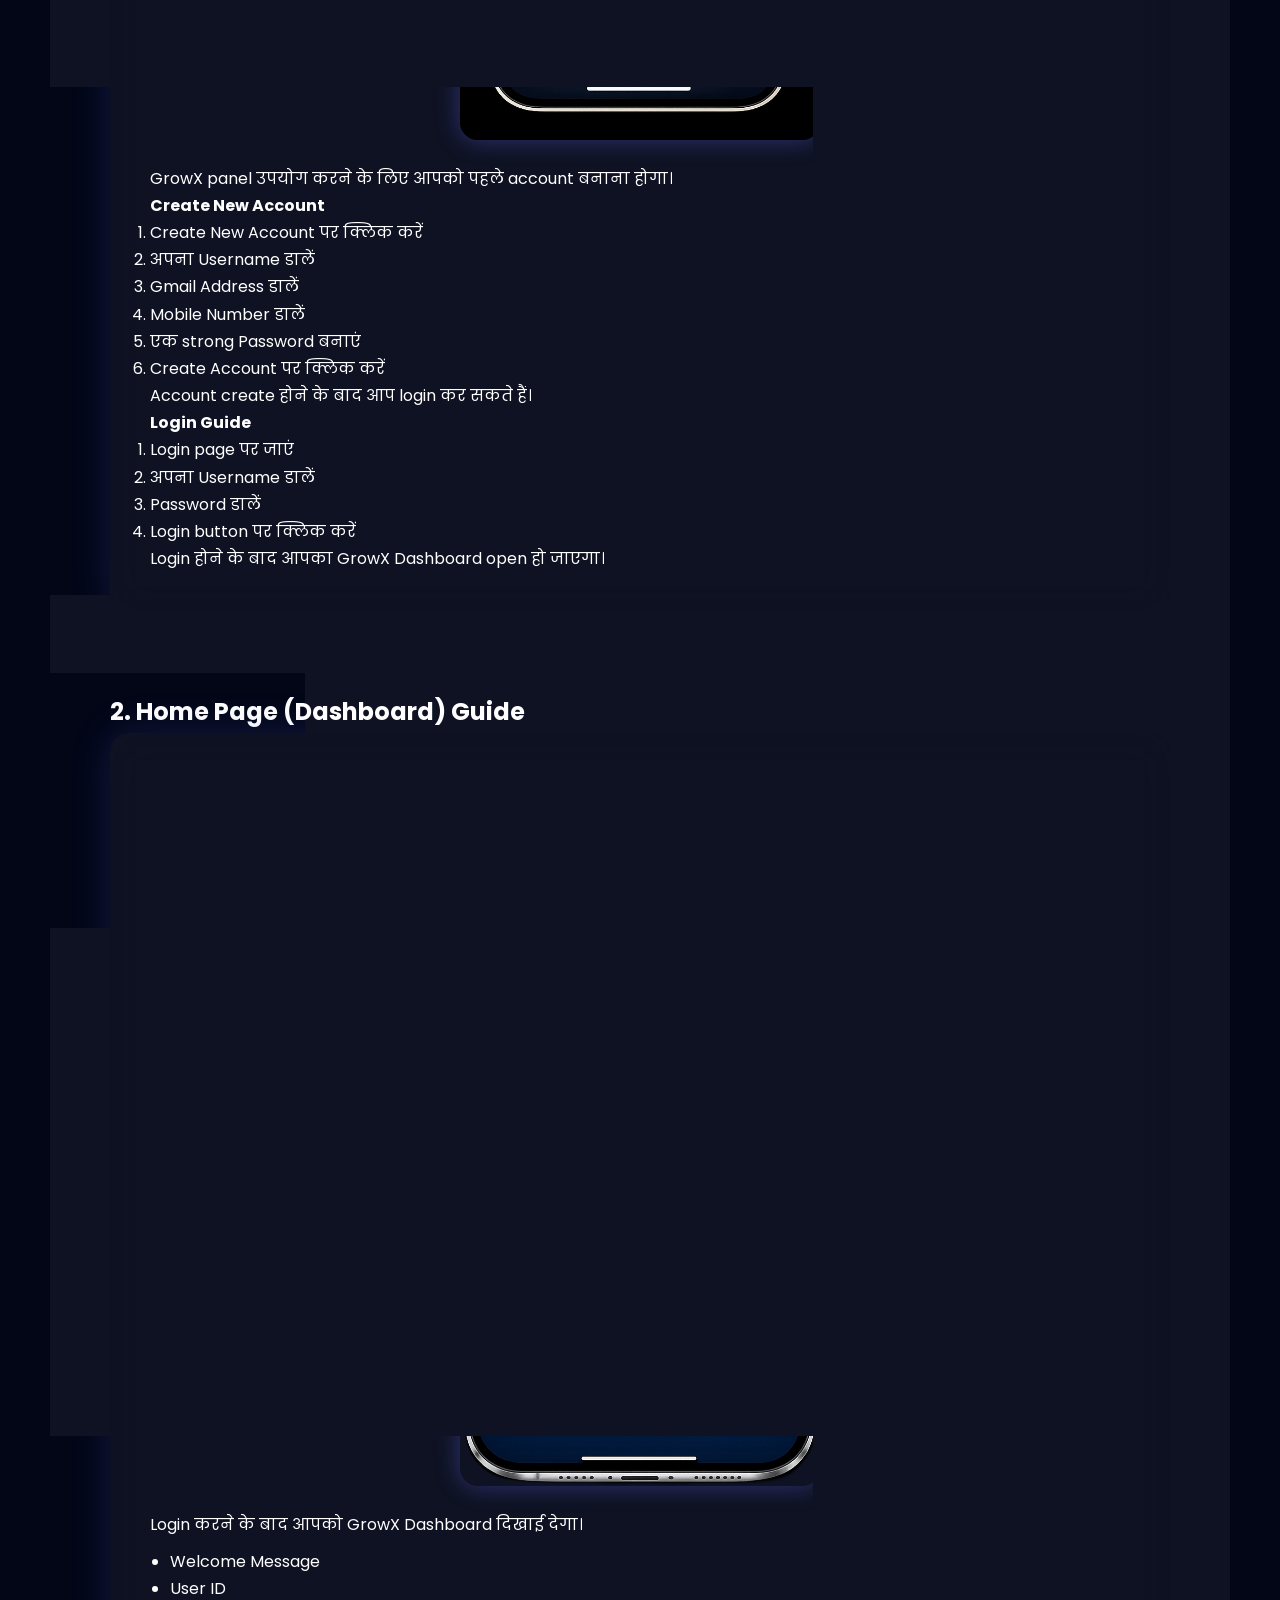
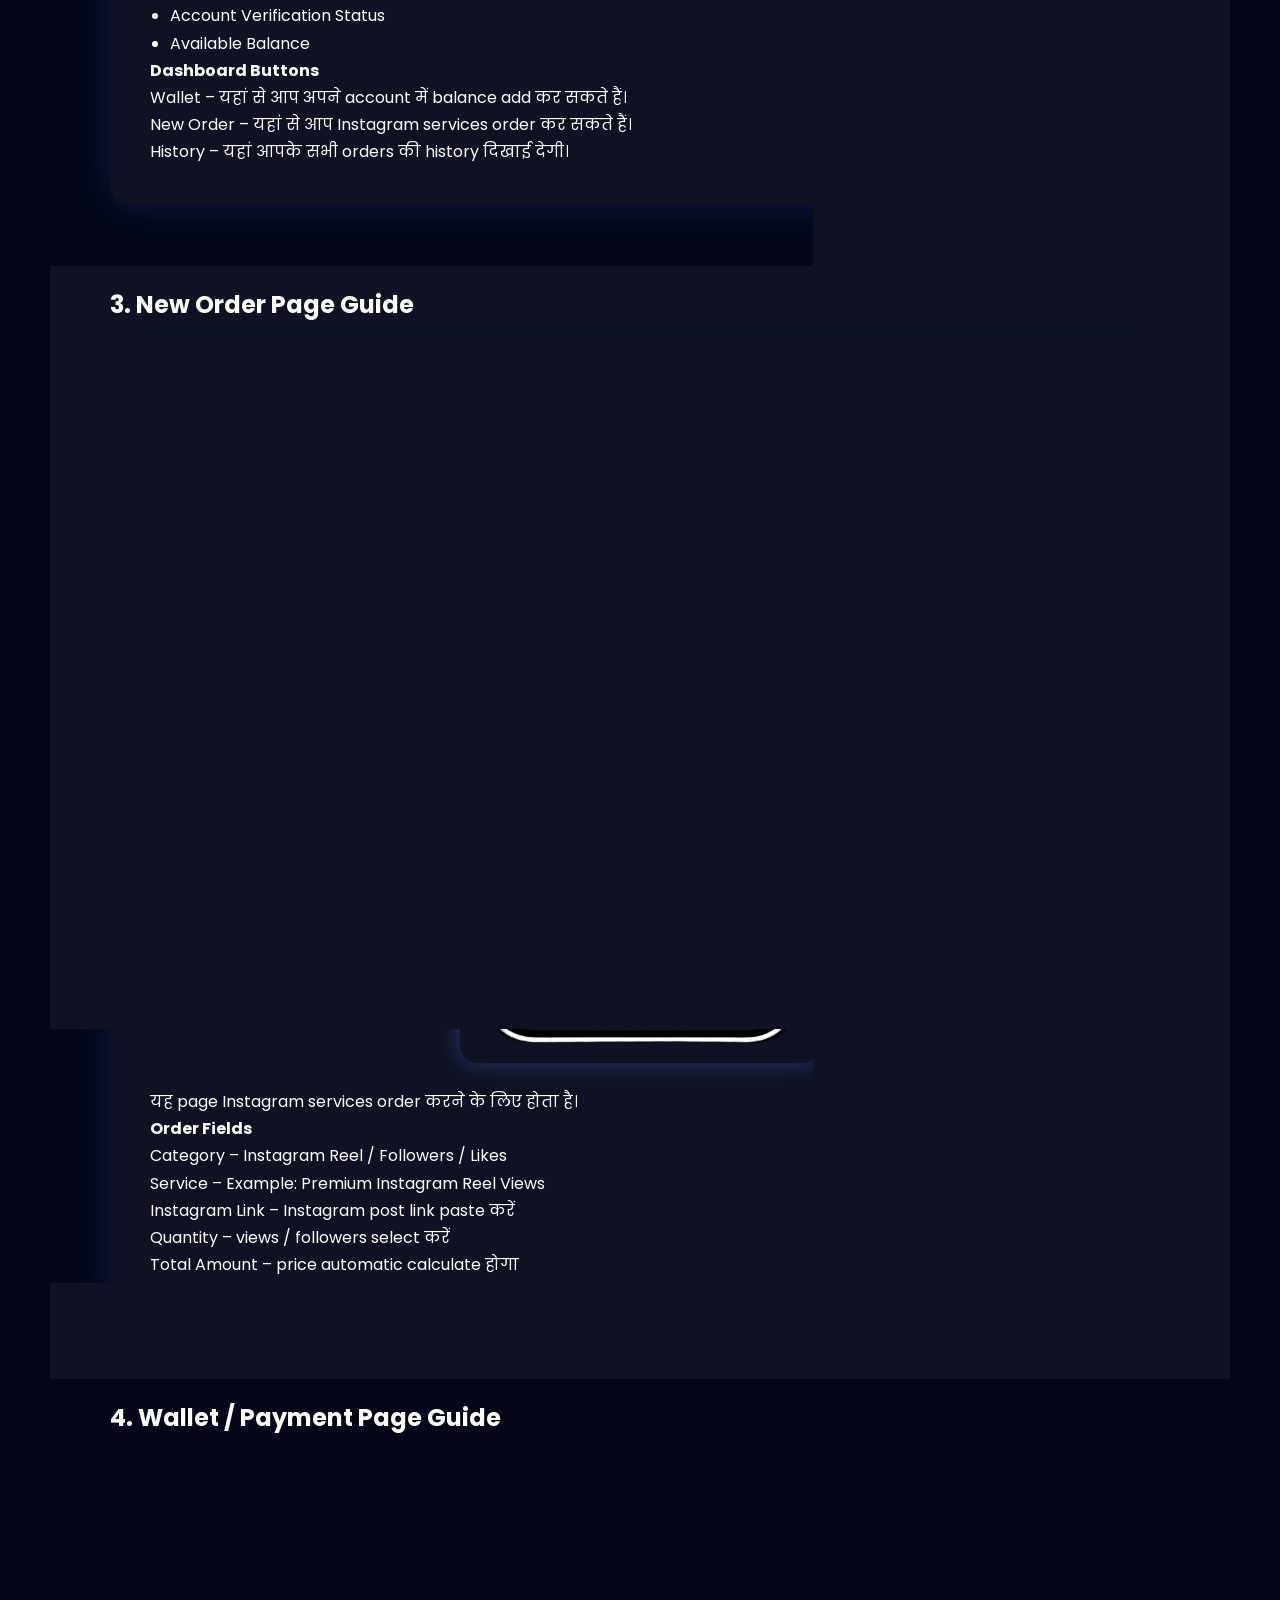
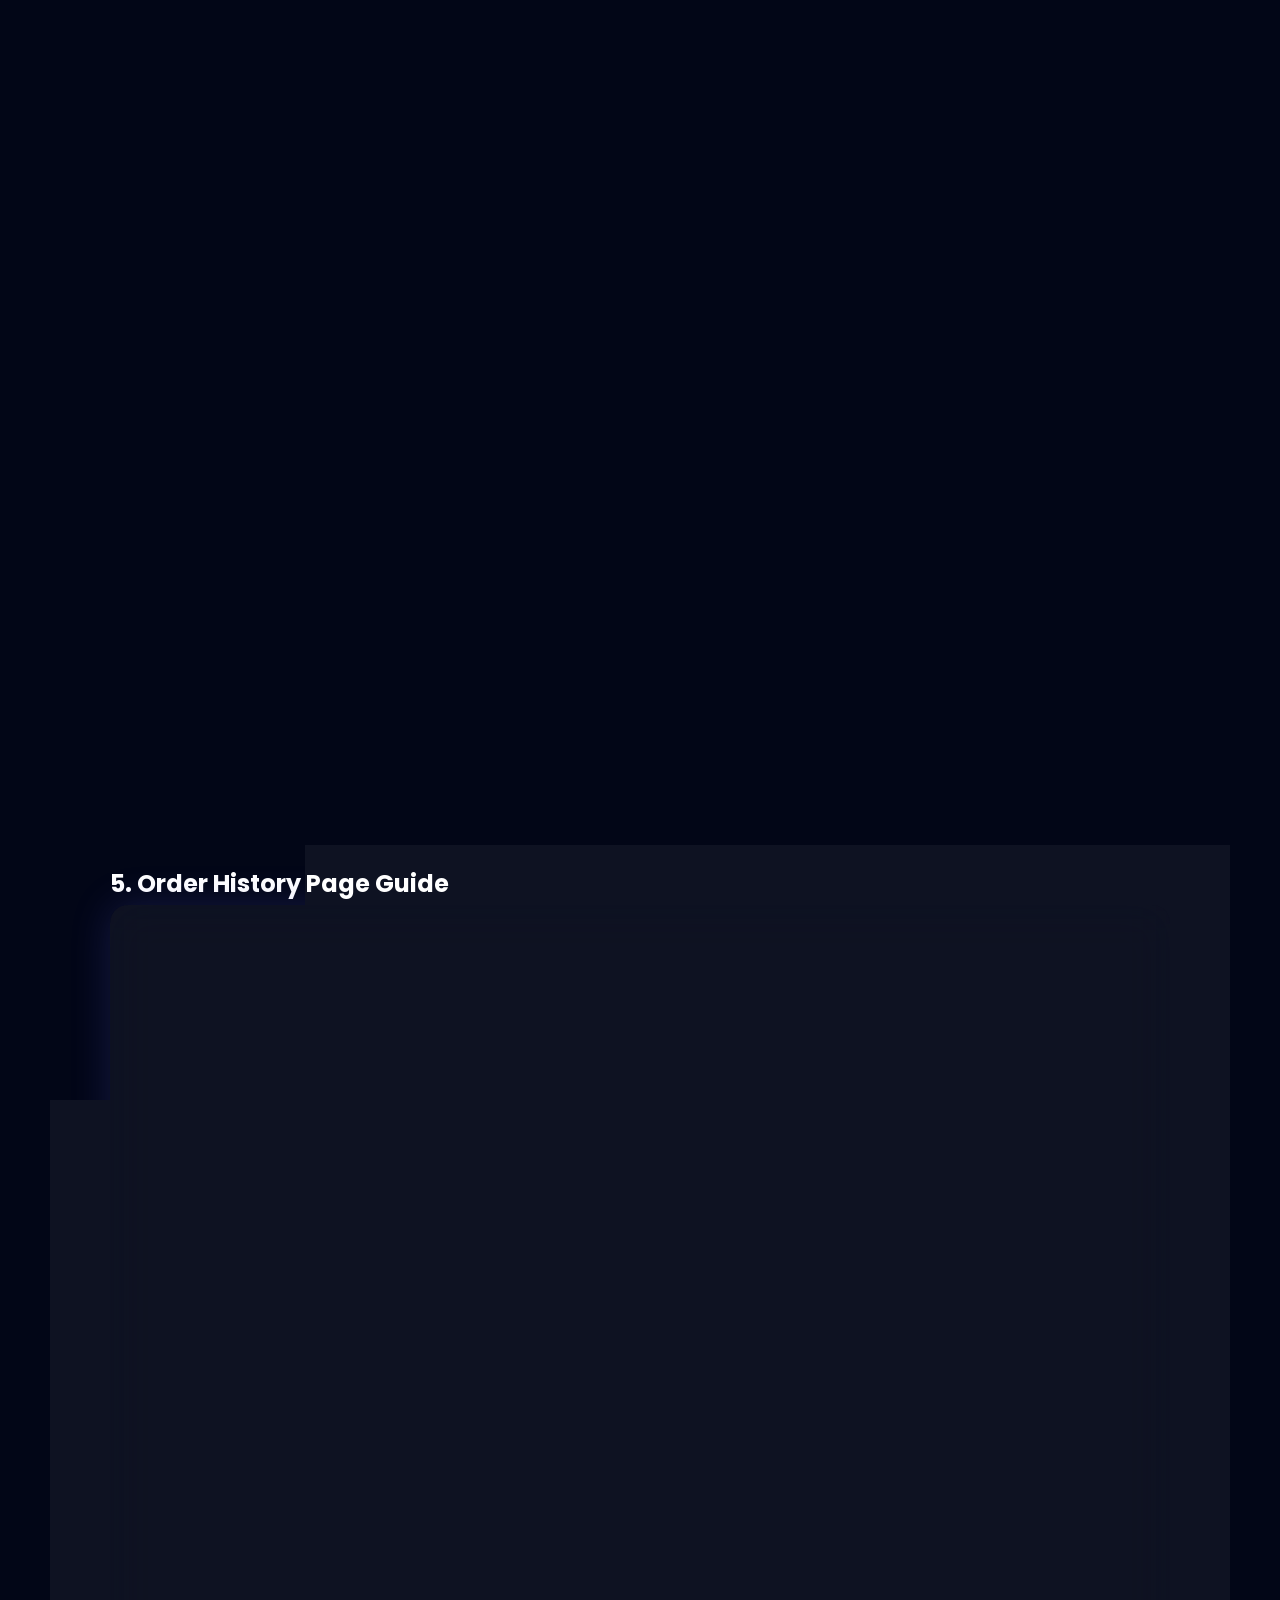
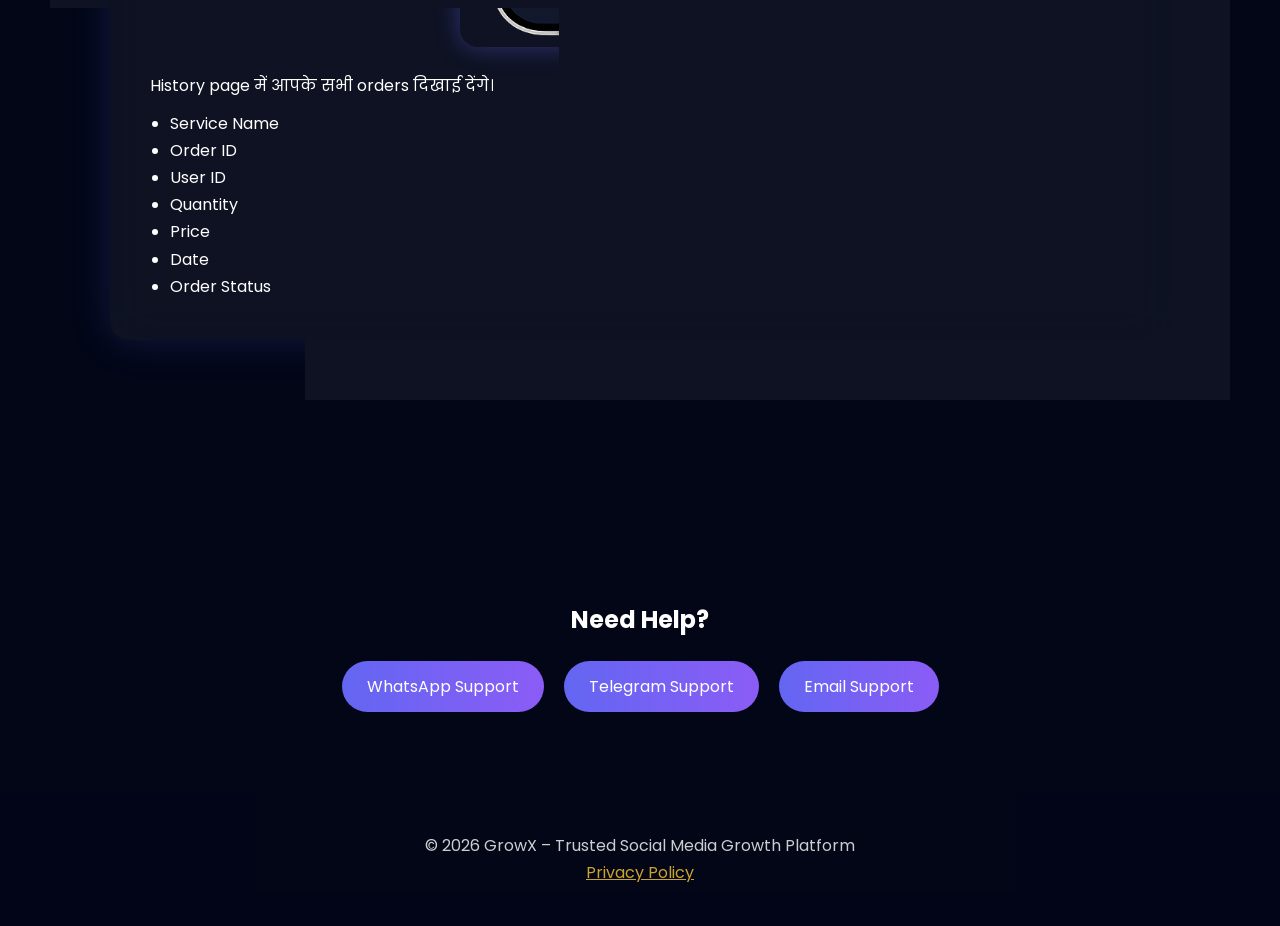
<file: history.html>
<!DOCTYPE html>
<html lang="en">
<head>
  <meta charset="UTF-8">
  <meta name="viewport" content="width=device-width, initial-scale=1.0">
  <title>GrowX • Order History</title>
  
  <link href="https://fonts.googleapis.com/css2?family=Poppins:wght@400;600;700&display=swap" rel="stylesheet">

  <style>
    * { margin:0; padding:0; box-sizing:border-box; font-family:'Poppins', sans-serif; }

    body {
      background: #0B0F19;
      color: white;
      min-height: 100vh;
      overflow-x: hidden;
    }

    .topbar {
      height: 65px;
      display: flex;
      align-items: center;
      justify-content: center;
      background: rgba(255, 215, 0, 0.05);
      backdrop-filter: blur(20px);
      border-bottom: 1px solid rgba(255, 215, 0, 0.2);
    }

    .brand {
      font-size: 22px;
      font-weight: 700;
      background: linear-gradient(90deg, #FFD700, #fff, #FFD700);
      background-size: 200%;
      -webkit-background-clip: text;
      -webkit-text-fill-color: transparent;
      animation: shine 4s linear infinite;
    }

    @keyframes shine {
      0% { background-position: 0%; }
      100% { background-position: 200%; }
    }

    .container {
      padding: 20px;
    }

    .summary {
      background: rgba(255, 215, 0, 0.05);
      border: 1px solid rgba(255, 215, 0, 0.2);
      border-radius: 20px;
      padding: 15px;
      margin-bottom: 20px;
      display: flex;
      justify-content: space-between;
    }

    .summaryBox {
      text-align: center;
      flex: 1;
    }

    .summaryBox h3 {
      color: #FFD700;
      font-size: 20px;
    }

    .summaryBox p {
      font-size: 12px;
      opacity: .7;
    }

    .orderCard {
      background: rgba(255, 215, 0, 0.05);
      border: 1px solid rgba(255, 215, 0, 0.2);
      border-radius: 20px;
      padding: 16px;
      margin-bottom: 15px;
      box-shadow: 0 0 30px rgba(255, 215, 0, .1);
      animation: fadeUp .5s ease forwards;
      opacity: 0;
    }

    @keyframes fadeUp {
      to { opacity: 1; transform: translateY(0); }
    }

    .row {
      display: flex;
      justify-content: space-between;
      margin-bottom: 6px;
      font-size: 14px;
      word-break: break-word;
    }

    .status {
      padding: 5px 12px;
      border-radius: 20px;
      font-size: 12px;
      font-weight: 600;
    }

    .pending { background: #ffaa0022; color: #ffaa00; box-shadow: 0 0 10px #ffaa00; }
    .completed { background: #00ff8822; color: #00ff88; box-shadow: 0 0 12px #00ff88; }
    .cancelled { background: #ff444422; color: #ff4444; box-shadow: 0 0 12px #ff4444; }

    .empty {
      text-align: center;
      margin-top: 60px;
      opacity: .7;
      animation: float 3s infinite ease-in-out;
    }

    @keyframes float {
      0% { transform: translateY(0); }
      50% { transform: translateY(-10px); }
      100% { transform: translateY(0); }
    }

    .refresh {
      text-align: center;
      font-size: 12px;
      opacity: .6;
      margin-bottom: 10px;
    }

    /* Particles background styling */
    canvas {
      position: fixed;
      top: 0;
      left: 0;
      z-index: -1;
    }

  </style>
</head>

<body>

  <canvas id="particles"></canvas>

  <div class="topbar">
    <div class="brand">GrowX</div>
  </div>

  <div class="container">

    <div class="refresh" id="refreshText">↓ Pull to Refresh</div>

    <div class="summary">
      <div class="summaryBox">
        <h3 id="totalOrders">0</h3>
        <p>Total Orders</p>
      </div>
      <div class="summaryBox">
        <h3 id="totalSpent">₹0</h3>
        <p>Total Spent</p>
      </div>
    </div>

    <div id="orderContainer"></div>

  </div>

  <script>
    const API_URL = "https://script.google.com/macros/s/AKfycbwyVwqw06pRsHaoiPkG_Hx8ZeVcRXyNF4ZAi4kqRjOQuxCVirJJSeIJk5AfnZJU3Ge_ow/exec";

    const userID = localStorage.getItem("userID");

    if (!userID) {
      window.location = "index.html";
    }

    function formatDate(dateString) {
      const d = new Date(dateString);
      return d.toLocaleDateString("en-GB", { day: "2-digit", month: "short", year: "numeric" }) +
        " • " +
        d.toLocaleTimeString("en-US", { hour: "2-digit", minute: "2-digit" });
    }

    async function loadOrders() {
      const res = await fetch(API_URL, {
        method: "POST",
        body: JSON.stringify({ action: "orders", userID: userID })
      });

      const data = await res.json();

      const container = document.getElementById("orderContainer");
      container.innerHTML = "";

      if (!data || data.length === 0) {
        container.innerHTML = `
          <div class="empty">
            <h3>📦 No Orders Yet</h3>
            <p>Start your first order now 🚀</p>
          </div>`;
        return;
      }

      let totalSpent = 0;
      document.getElementById("totalOrders").innerText = data.length;

      data.forEach((o, index) => {
        totalSpent += parseFloat(o.price) || 0;

        let statusClass = "pending";
        if (o.status.toLowerCase().includes("complete")) statusClass = "completed";
        if (o.status.toLowerCase().includes("cancel")) statusClass = "cancelled";

        container.innerHTML += `
          <div class="orderCard" style="animation-delay:${index * 0.07}s">
            <div class="row">
              <strong>${o.service}</strong>
              <span class="status ${statusClass}">${o.status}</span>
            </div>

            <div class="row">
              <span>Order ID:</span>
              <span>${o.orderID}</span>
            </div>

            <div class="row">
              <span>User ID:</span>
              <span>${o.userID}</span>
            </div>

            <div class="row">
              <span>Qty:</span>
              <span>${o.qty}</span>
            </div>

            <div class="row">
              <span>Price:</span>
              <span>₹${o.price}</span>
            </div>

            <div class="row">
              <span>Date:</span>
              <span>${formatDate(o.date)}</span>
            </div>

            <div class="row">
              <span>Link:</span>
              <span>${o.link ? `<a href="${o.link}" target="_blank" style="color:#FFD700">View</a>` : "-"}</span>
            </div>

          </div>`;
      });

      document.getElementById("totalSpent").innerText = "₹" + totalSpent.toFixed(2);
    }

    loadOrders();

    /* Pull Refresh */

    let startY = 0;

    window.addEventListener("touchstart", e => {
      startY = e.touches[0].clientY;
    });

    window.addEventListener("touchend", e => {
      let endY = e.changedTouches[0].clientY;
      if (endY - startY > 120) {
        document.getElementById("refreshText").innerText = "Refreshing...";

        setTimeout(() => {
          loadOrders();
          document.getElementById("refreshText").innerText = "↓ Pull to Refresh";
        }, 800);
      }
    });

    /* Particles Effect */
    const canvas = document.getElementById("particles");
    const ctx = canvas.getContext("2d");

    canvas.width = window.innerWidth;
    canvas.height = window.innerHeight;

    let particles = [];

    for (let i = 0; i < 120; i++) {
      particles.push({
        x: Math.random() * canvas.width,
        y: Math.random() * canvas.height,
        size: Math.random() * 2,
        speed: Math.random() * 0.5
      });
    }

    function animate() {
      ctx.clearRect(0, 0, canvas.width, canvas.height);
      ctx.fillStyle = "#ffd34d";

      particles.forEach(p => {
        p.y -= p.speed;

        if (p.y < 0) {
          p.y = canvas.height;
        }

        ctx.beginPath();
        ctx.arc(p.x, p.y, p.size, 0, Math.PI * 2);
        ctx.fill();
      });

      requestAnimationFrame(animate);
    }

    animate();

  </script>

</body>
</html>
</file>
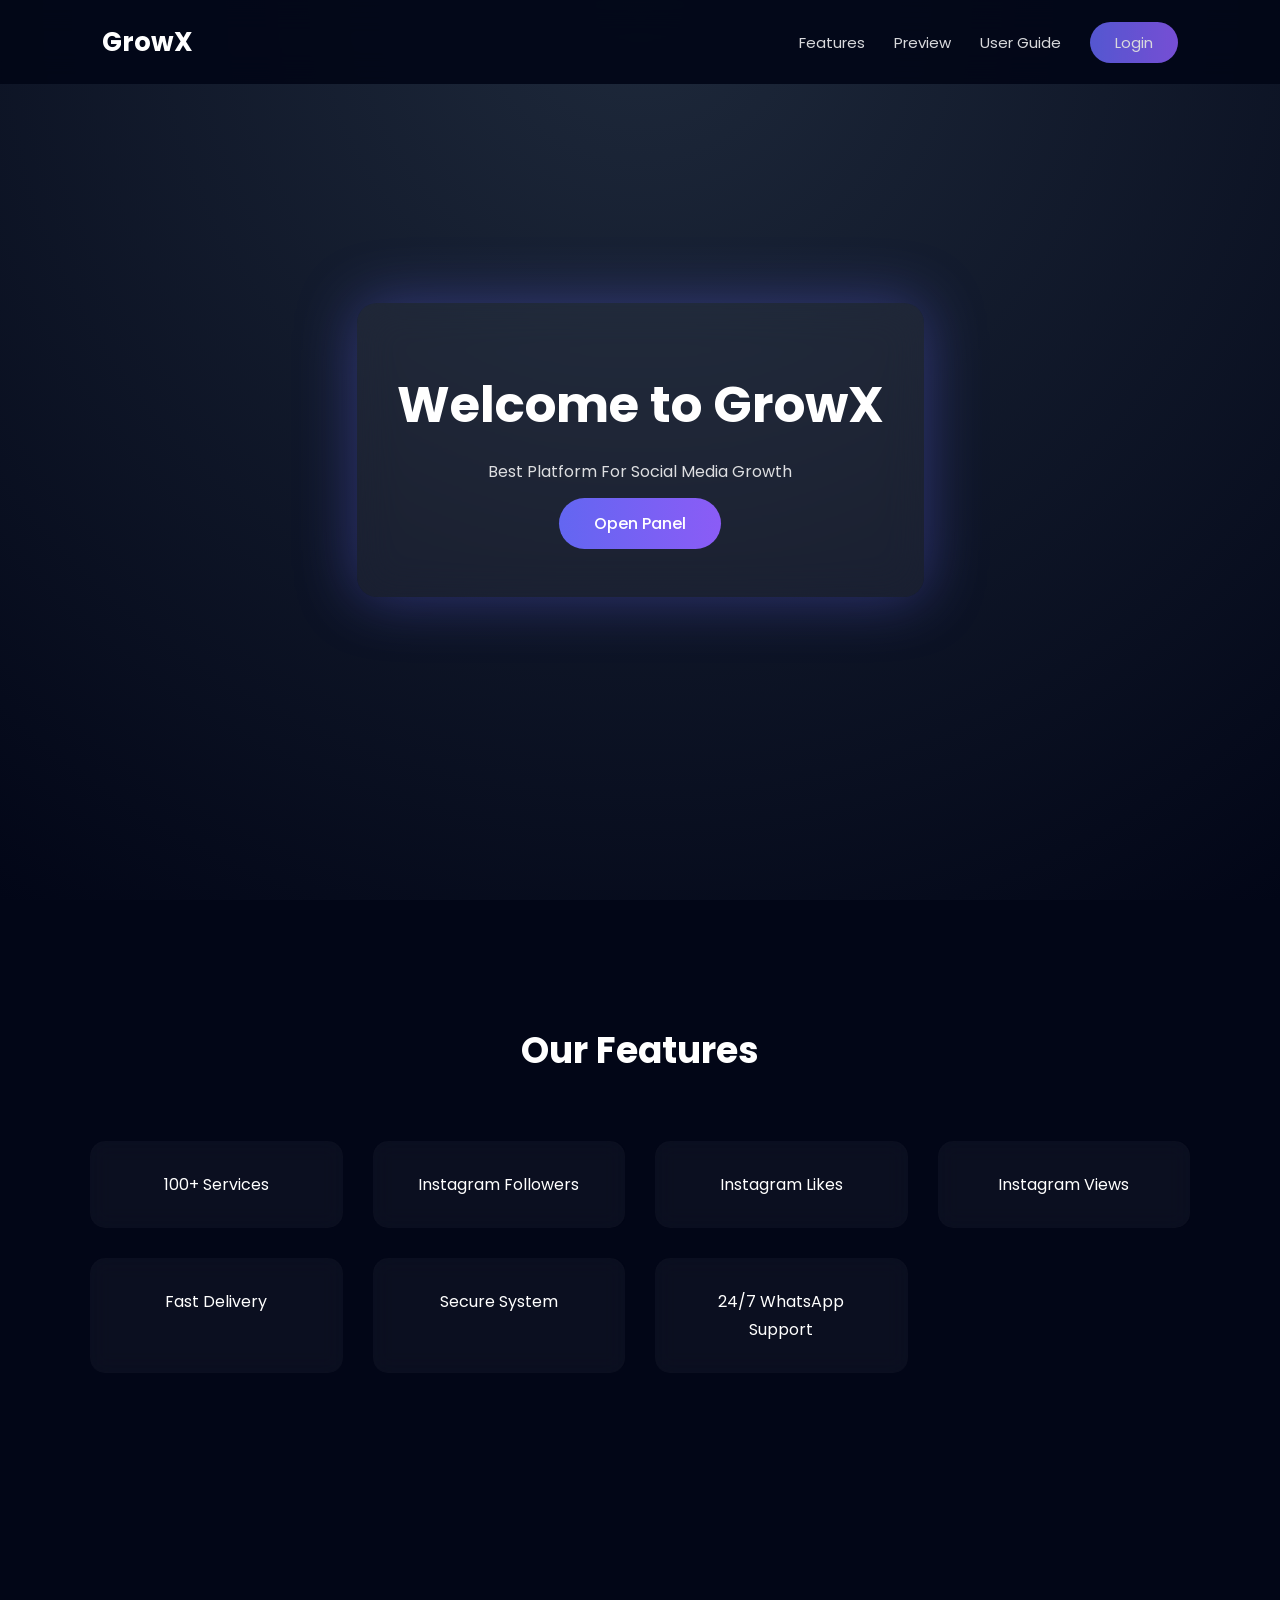
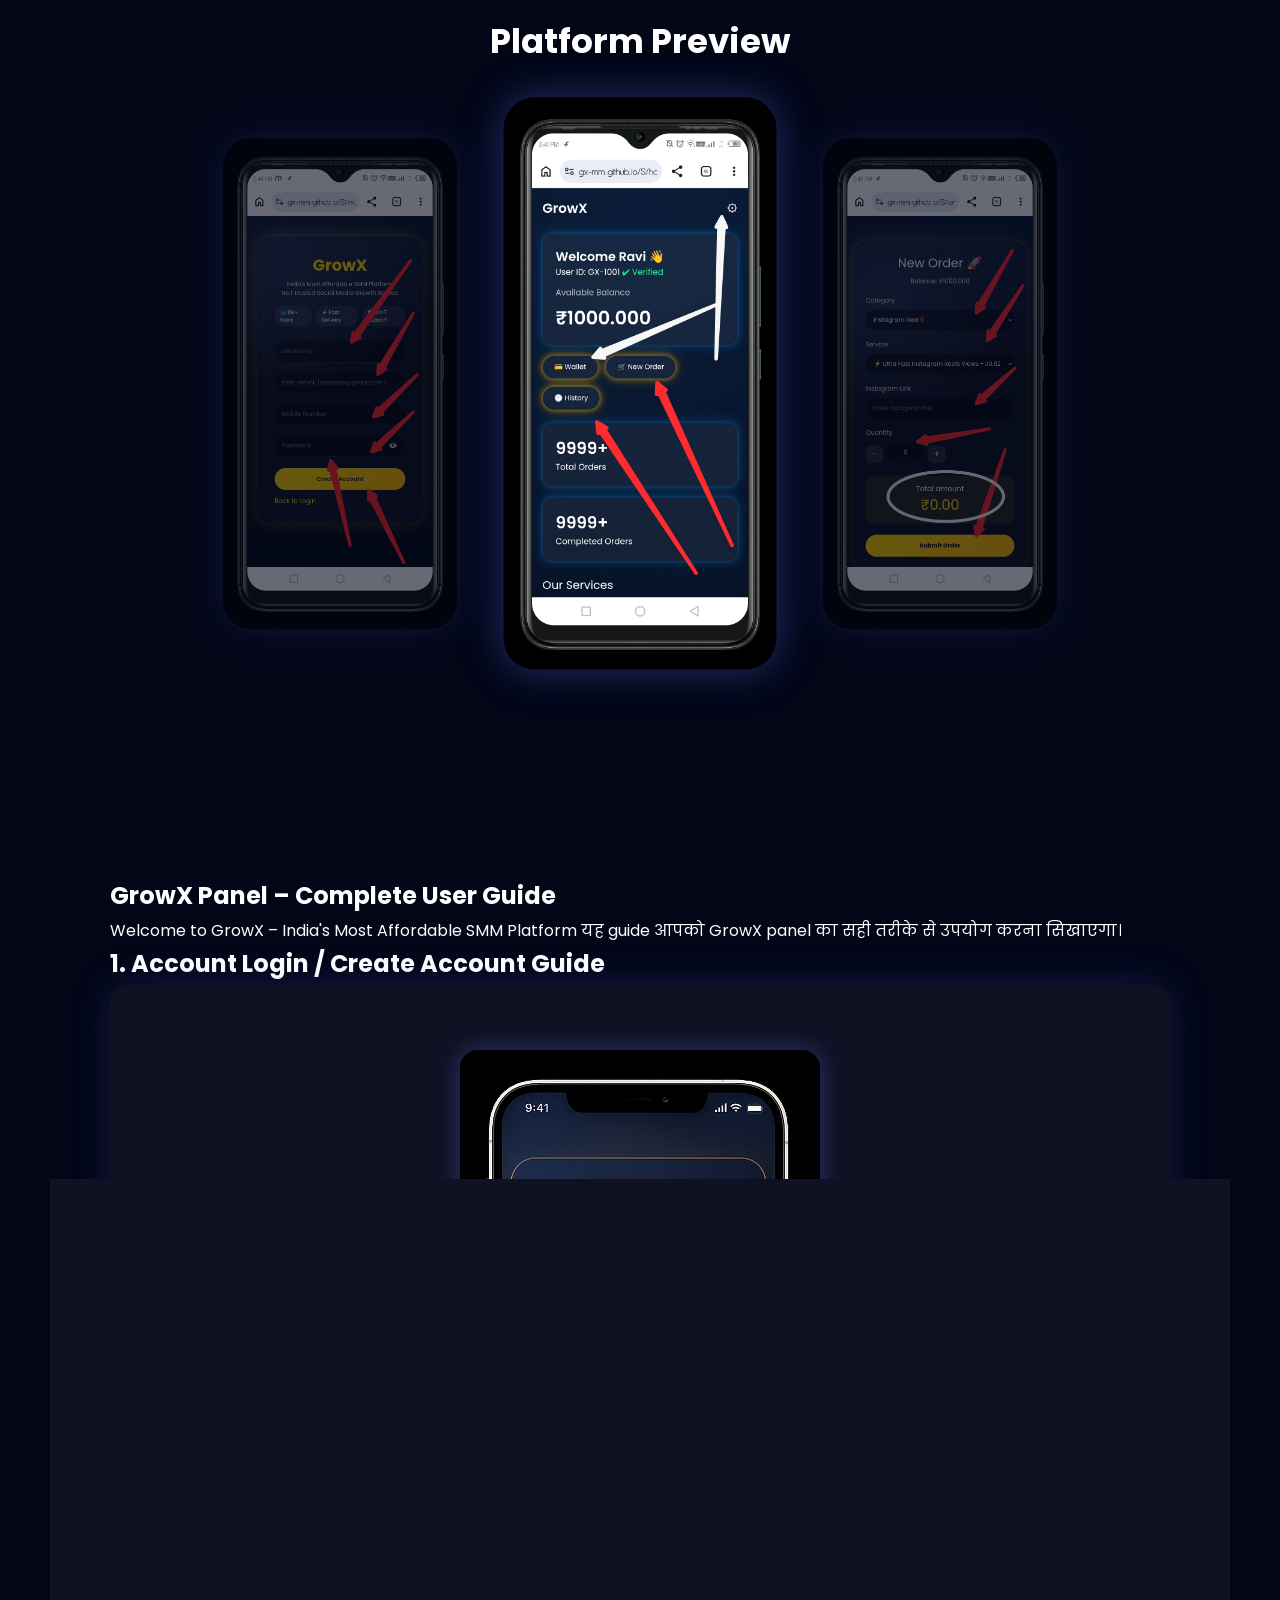
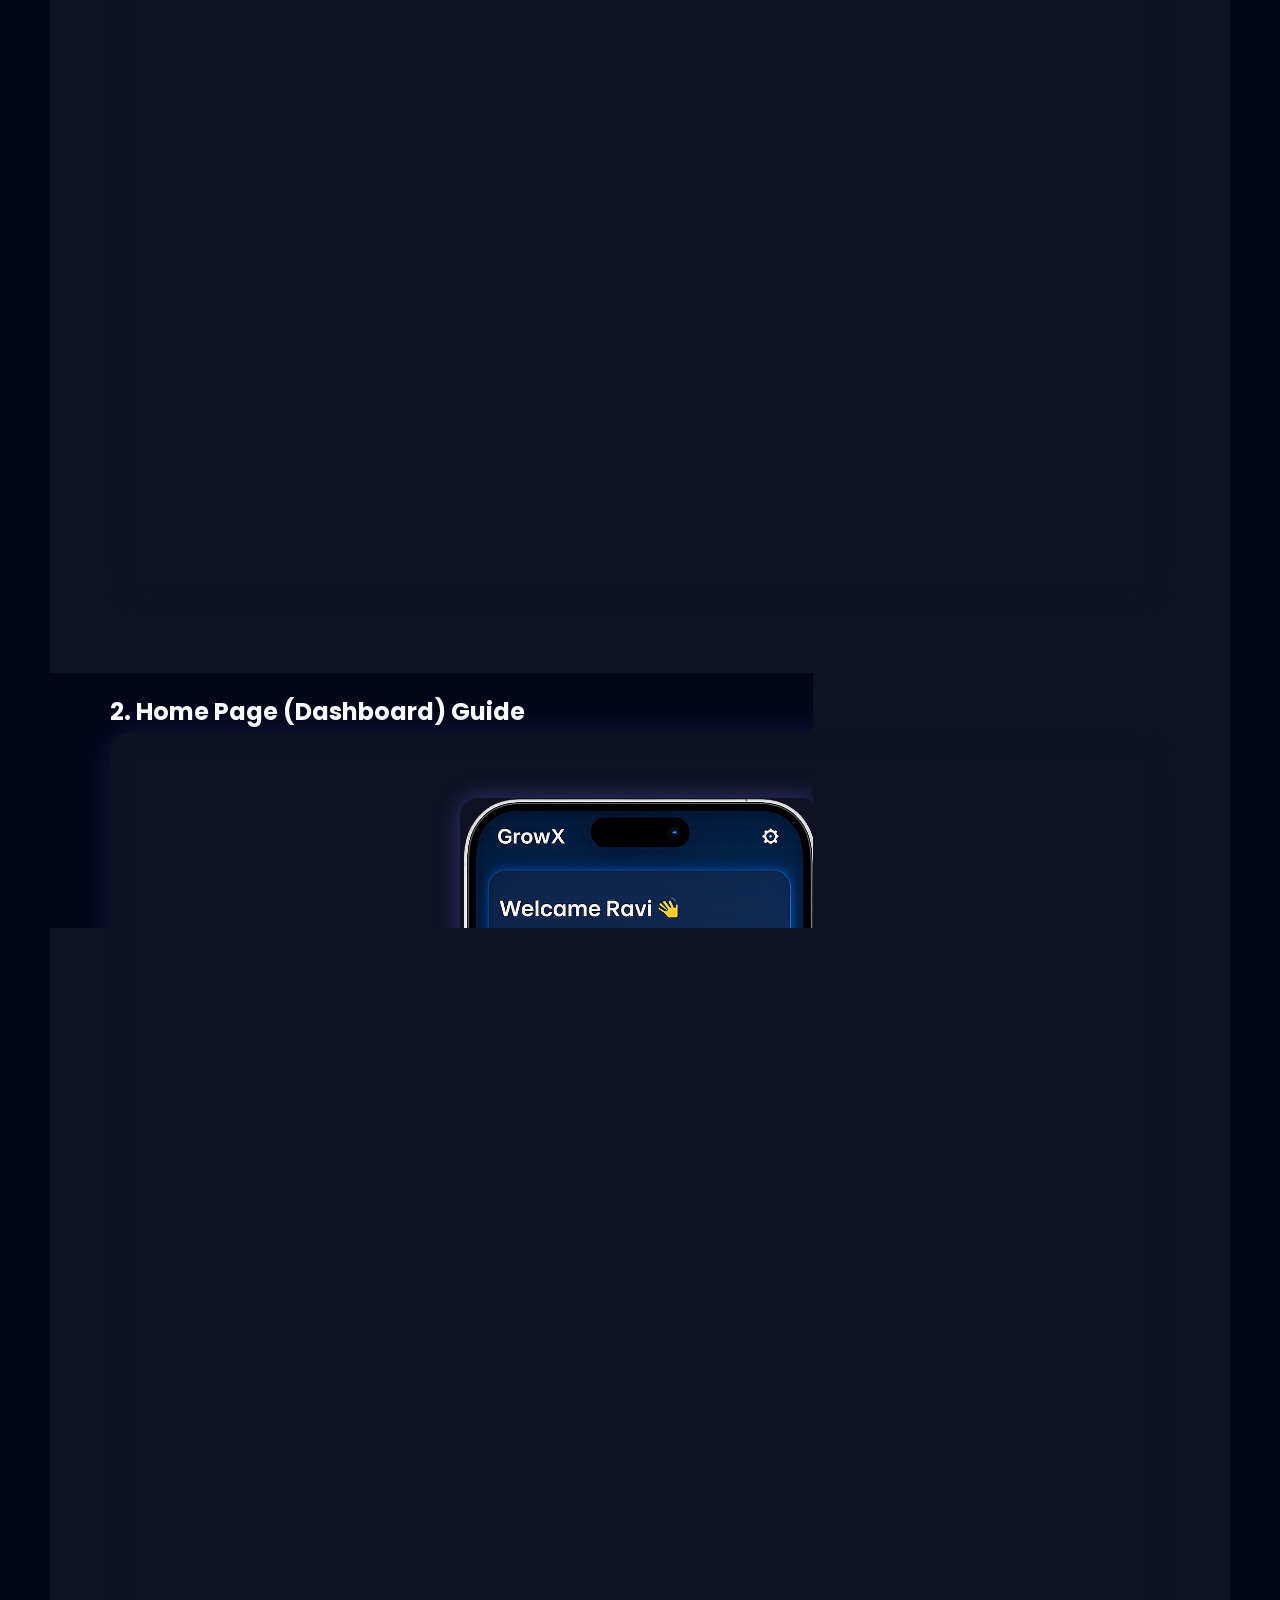
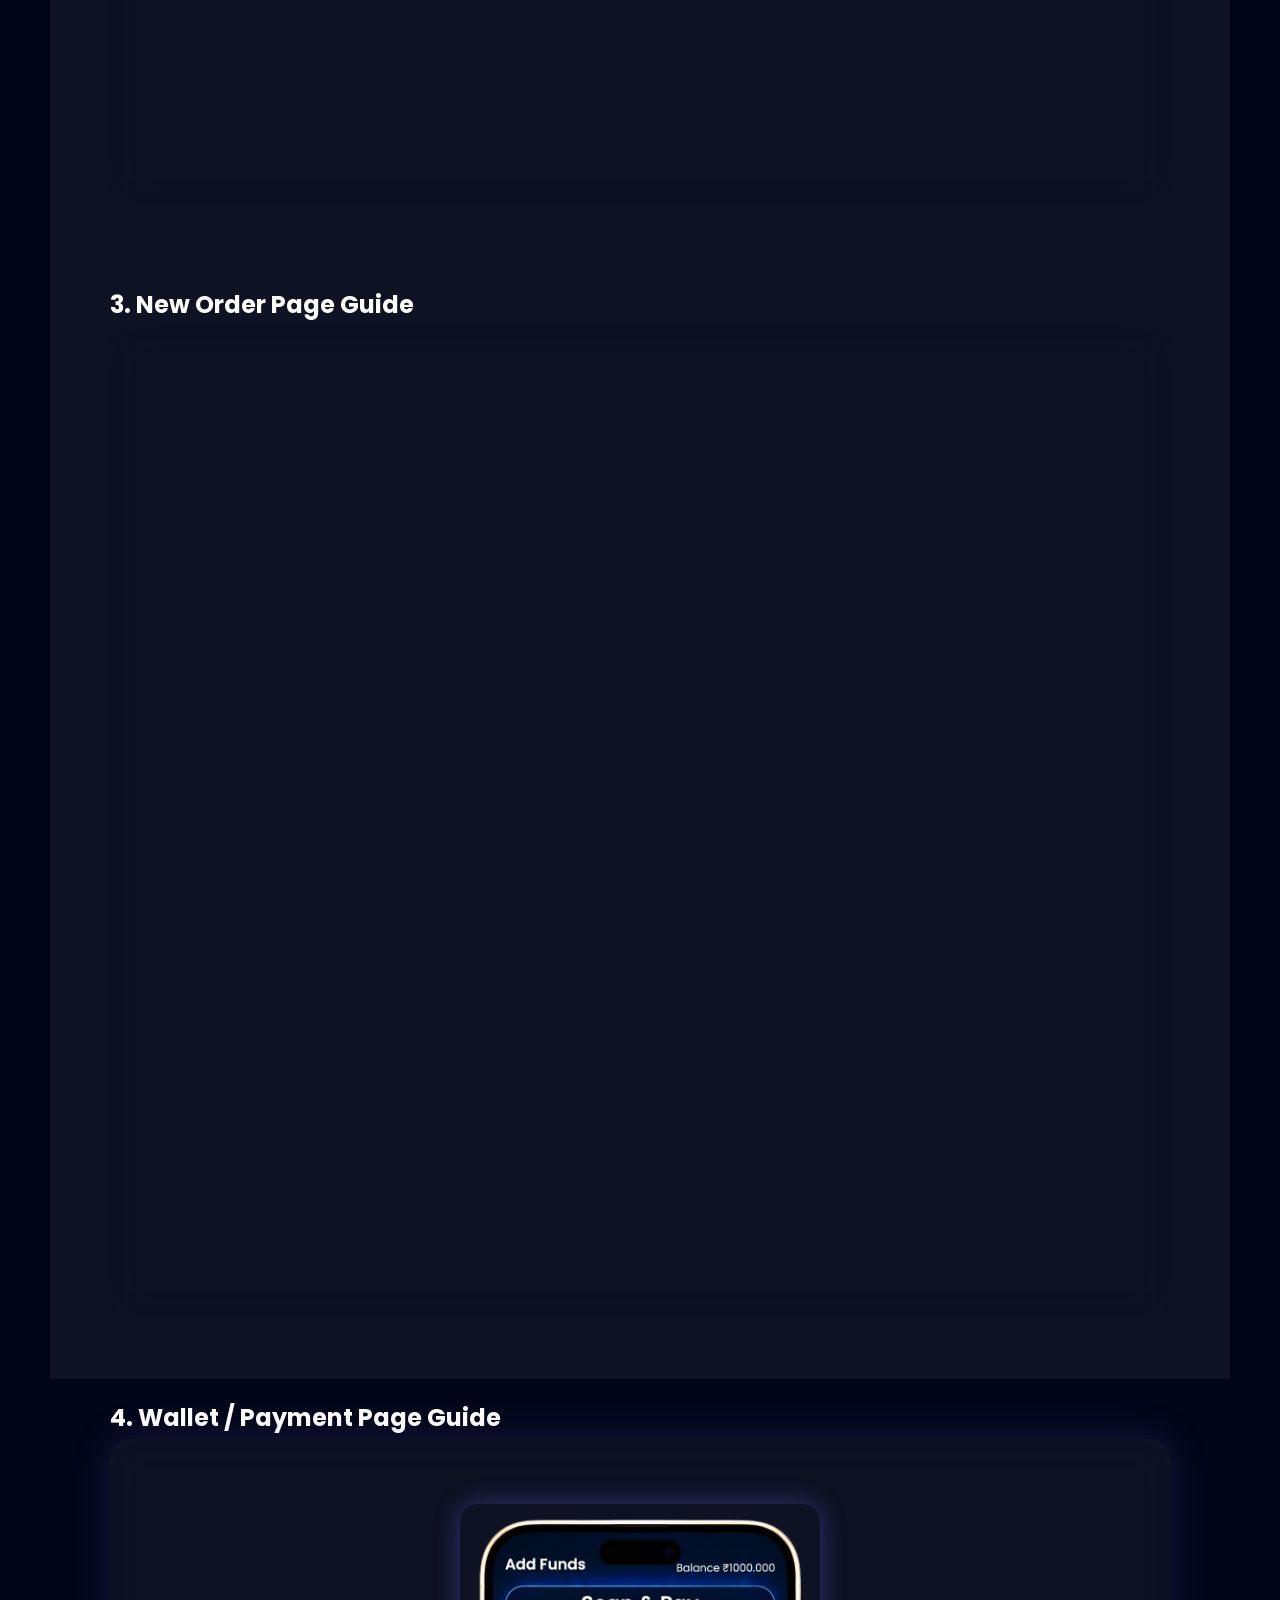
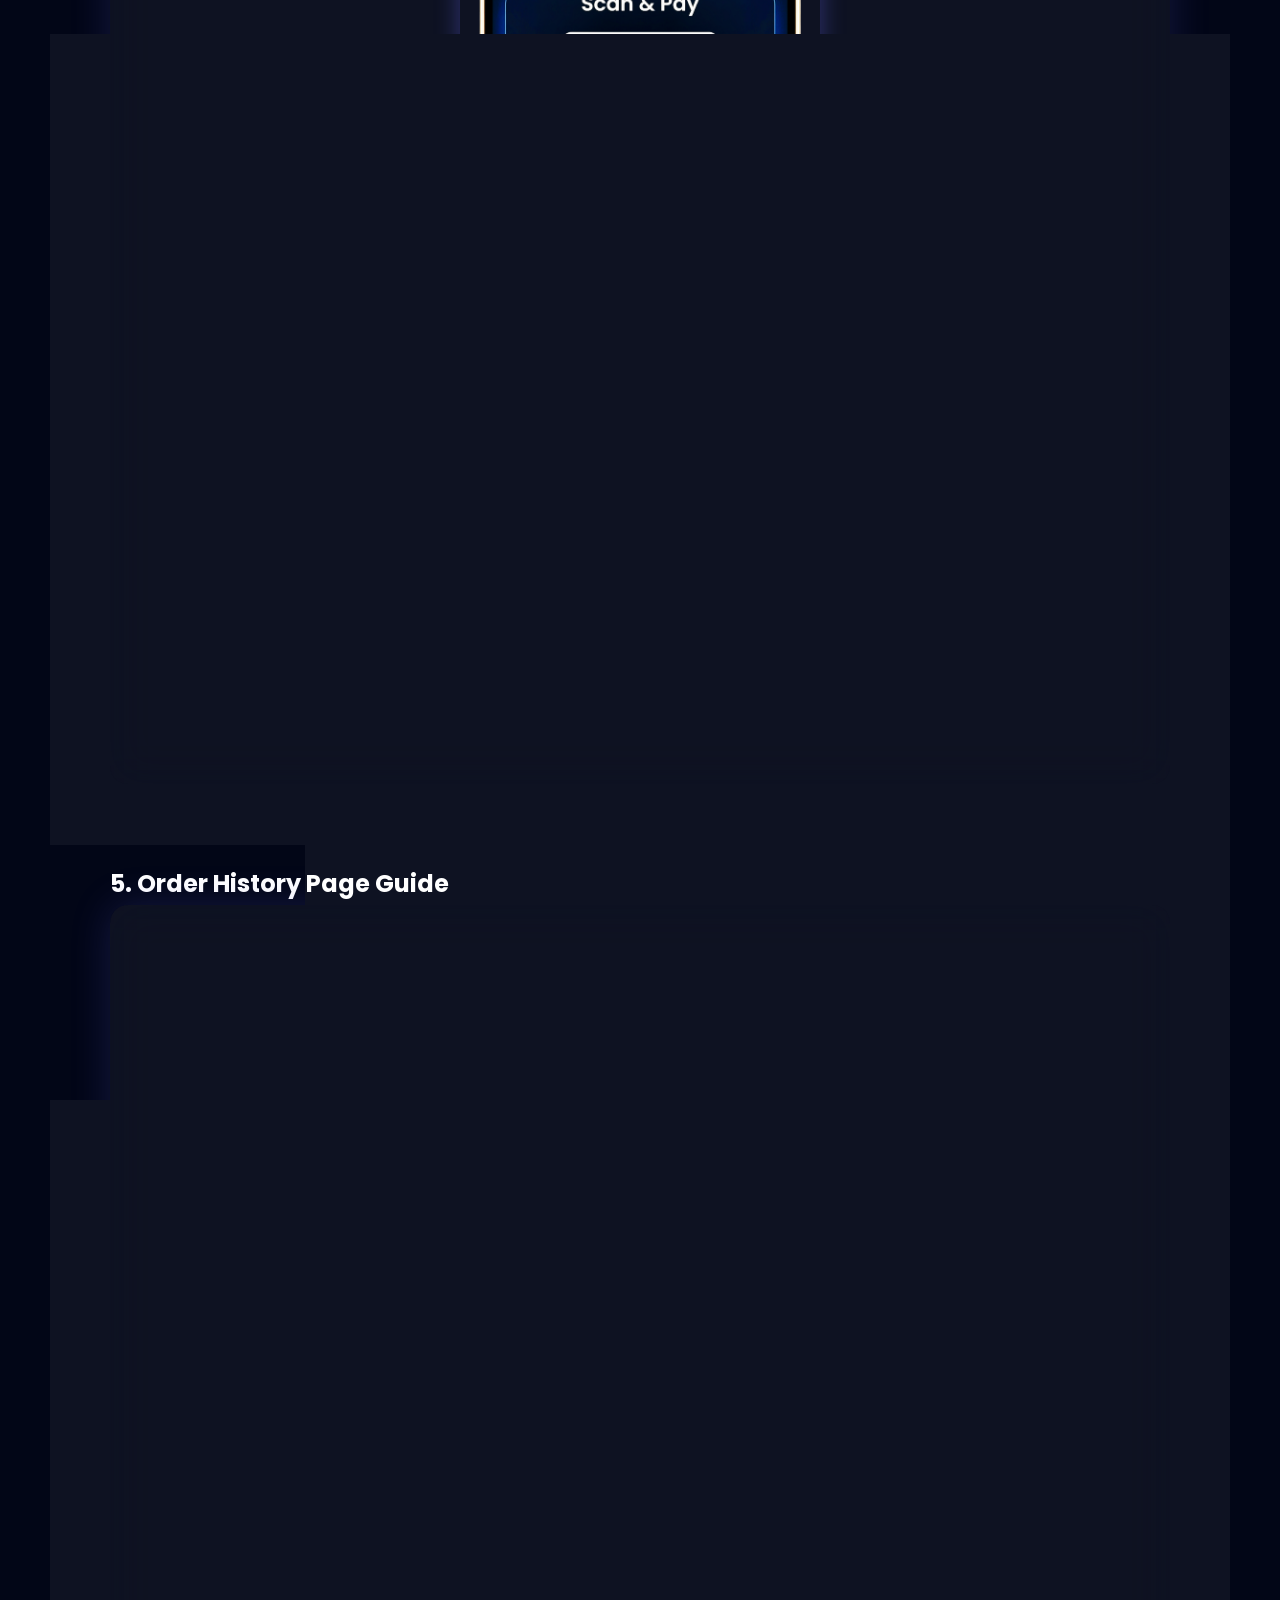
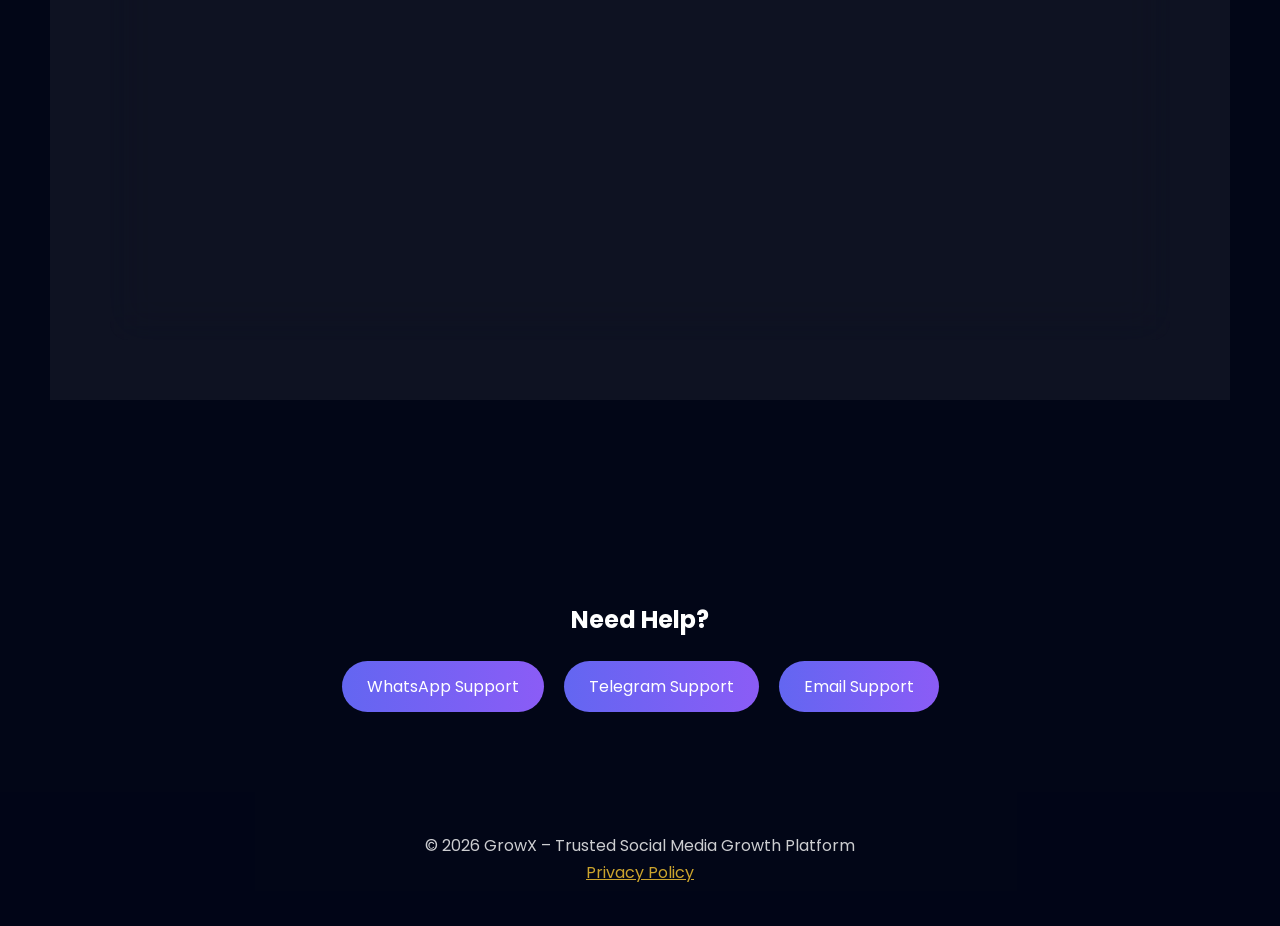
<file: home.html>
<!DOCTYPE html>
<html lang="en">
<head>
<meta charset="UTF-8">
<meta name="viewport" content="width=device-width, initial-scale=1.0">

<title>GrowX Premium Dashboard</title>

<link href="https://fonts.googleapis.com/css2?family=Poppins:wght@300;400;500;600&display=swap" rel="stylesheet">

<style>

*{
margin:0;
padding:0;
box-sizing:border-box;
font-family:'Poppins',sans-serif;
}

body{
background: radial-gradient(circle at top,#0b1d3a,#020814);
color:white;
padding:20px;
overflow-x:hidden;
}

/* particles */

.particle{
position:fixed;
width:3px;
height:3px;
background:white;
border-radius:50%;
opacity:0.4;
animation:float 8s linear infinite;
}

@keyframes float{
0%{transform:translateY(100vh)}
100%{transform:translateY(-10vh)}
}

/* header */

.header{
display:flex;
justify-content:space-between;
align-items:center;
margin-bottom:30px;
}

.logo{
font-size:26px;
font-weight:600;
}

/* card */

.card{
background:rgba(255,255,255,0.05);
backdrop-filter:blur(15px);
border-radius:18px;
padding:25px;
border:1px solid rgba(255,255,255,0.08);

box-shadow:
0 0 10px rgba(0,150,255,0.3),
0 0 20px rgba(0,150,255,0.3);

transition:0.4s;
}

.card:hover{
transform:translateY(-6px);
box-shadow:
0 0 20px rgba(0,150,255,0.7),
0 0 40px rgba(0,150,255,0.5);
}

/* layout */

.top{
display:grid;
grid-template-columns:1fr 1fr;
gap:20px;
margin-bottom:25px;
}

.balance{
font-size:36px;
margin-top:10px;
font-weight:600;
}

/* buttons */

.actions{
display:flex;
gap:15px;
flex-wrap:wrap;
align-items:center;
}

.btn{

display:flex;
align-items:center;
gap:8px;

padding:12px 22px;

border-radius:40px;

border:1px solid rgba(255,255,255,0.2);

background:rgba(255,255,255,0.05);

backdrop-filter:blur(10px);

color:white;

cursor:pointer;

box-shadow:
0 0 10px rgba(255,180,0,0.6),
0 0 20px rgba(255,180,0,0.4);

transition:0.3s;

}

.btn:hover{

transform:scale(1.05);

box-shadow:
0 0 20px rgba(255,180,0,1),
0 0 40px rgba(255,180,0,0.8);

}

/* stats */

.stats{
display:grid;
grid-template-columns:1fr 1fr;
gap:20px;
margin-bottom:30px;
}

.stat h2{
font-size:32px;
}

/* services */

.title{
font-size:22px;
margin-bottom:20px;
}

.services{
display:grid;
grid-template-columns:repeat(auto-fit,minmax(200px,1fr));
gap:20px;
}

.service{
text-align:center;
}

.icon img{
width:40px;
margin-bottom:10px;
}

.buy{
margin-top:12px;
padding:10px 18px;
border:none;
border-radius:30px;
cursor:pointer;

background:linear-gradient(45deg,#ffcc33,#ff6600);

box-shadow:0 0 15px rgba(255,170,0,0.9);
}

.buy:hover{
box-shadow:0 0 30px rgba(255,170,0,1);
}

/* footer */

.footer{
text-align:center;
margin-top:40px;
opacity:0.6;
font-size:13px;
}

@media(max-width:700px){
.top{grid-template-columns:1fr;}
.stats{grid-template-columns:1fr;}
}

</style>
</head>

<body>

<div class="header">

<div class="logo">GrowX</div>

<div onclick="location.href='setting.html'" style="cursor:pointer;font-size:22px">⚙</div>

</div>

<div class="top">

<div class="card">

<h2 id="welcome">Welcome 👋</h2>

<p>
User ID: <span id="userid"></span>
<span style="color:#00ff9c;">✔ Verified</span>
</p>

<p style="opacity:0.7;margin-top:15px;">Available Balance</p>

<div class="balance" id="balance">₹0</div>

</div>

<div class="actions">

<button class="btn" onclick="location.href='addfund.html'">
💳 Wallet
</button>

<button class="btn" onclick="location.href='order.html'">
🛒 New Order
</button>

<button class="btn" onclick="location.href='history.html'">
🕘 History
</button>

</div>

</div>

<div class="stats">

<div class="card stat">
<h2>9999+</h2>
<p>Total Orders</p>
</div>

<div class="card stat">
<h2>9999+</h2>
<p>Completed Orders</p>
</div>

</div>

<div class="title">Our Services</div>

<div class="services">

<div class="card service">

<div class="icon">
<img src="https://upload.wikimedia.org/wikipedia/commons/a/a5/Instagram_icon.png">
</div>

<h3>Instagram</h3>
<p>100K Views - ₹15</p>

<button class="buy" onclick="location.href='order.html'">Buy Now</button>

</div>

<div class="card service">

<div class="icon">
<img src="https://upload.wikimedia.org/wikipedia/commons/a/a5/Instagram_icon.png">
</div>

<h3>Instagram</h3>
<p>10K Followers - ₹100</p>

<button class="buy" onclick="location.href='order.html'">Buy Now</button>

</div>

<div class="card service">

<div class="icon">
<img src="https://upload.wikimedia.org/wikipedia/commons/a/a5/Instagram_icon.png">
</div>

<h3>Instagram</h3>
<p>100K Likes - ₹200</p>

<button class="buy" onclick="location.href='order.html'">Buy Now</button>

</div>

<div class="card service">

<div class="icon">
<img src="https://upload.wikimedia.org/wikipedia/commons/a/a5/Instagram_icon.png">
</div>

<h3>Instagram</h3>
<p>50K Story Views - ₹200</p>

<button class="buy" onclick="location.href='order.html'">Buy Now</button>

</div>

</div>

<div class="footer">
© 2026 GrowX • All Rights Reserved
</div>

<script>

const API_URL="https://script.google.com/macros/s/AKfycbwyVwqw06pRsHaoiPkG_Hx8ZeVcRXyNF4ZAi4kqRjOQuxCVirJJSeIJk5AfnZJU3Ge_ow/exec";

/* login check */

if(!localStorage.getItem("userID")){
location.href="index.html";
}

/* load user */

async function loadUser(){

try{

const res = await fetch(API_URL,{
method:"POST",
body:JSON.stringify({
action:"userData",
userID:localStorage.getItem("userID")
})
});

const data = await res.json();

/* username fix */

let username = data.USERNAME || data.username || "User";

document.getElementById("welcome").innerText =
"Welcome " + username + " 👋";

/* userid */

document.getElementById("userid").innerText = data.userID;

/* balance */

let bal = parseFloat(data.balance).toFixed(3);

document.getElementById("balance").innerText = "₹" + bal;

}catch(e){

console.log("API error",e);

}

}

loadUser();

/* particles */

for(let i=0;i<40;i++){

let p=document.createElement("div");

p.className="particle";

p.style.left=Math.random()*100+"vw";

p.style.animationDuration=(5+Math.random()*6)+"s";

document.body.appendChild(p);

}

</script>

</body>
</html>
</file>
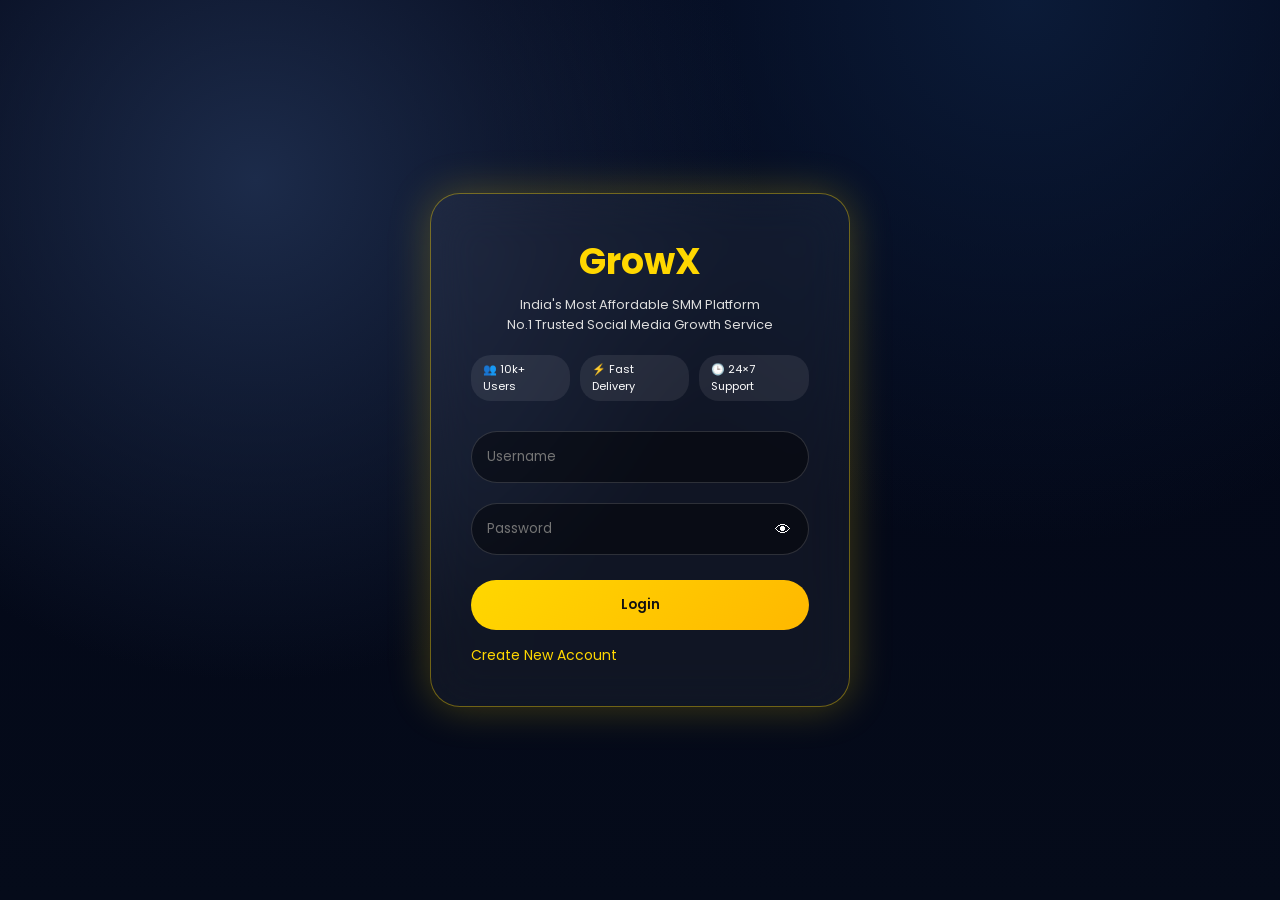
<file: login.html>
<!DOCTYPE html>
<html lang="en">
<head>

<meta charset="UTF-8">
<meta name="viewport" content="width=device-width, initial-scale=1.0">

<title>GrowX • Secure Login</title>

<link href="https://fonts.googleapis.com/css2?family=Poppins:wght@400;600;700&display=swap" rel="stylesheet">

<style>

*{margin:0;padding:0;box-sizing:border-box;font-family:Poppins,sans-serif;}

body{
height:100vh;
display:flex;
justify-content:center;
align-items:center;
color:white;
background:
radial-gradient(circle at 20% 20%,#1c2b4a,transparent 40%),
radial-gradient(circle at 80% 0%,#0b1b38,transparent 40%),
linear-gradient(180deg,#020617,#050b1a);
}

.card{
width:90%;
max-width:420px;
padding:40px;
border-radius:30px;
background:rgba(255,255,255,0.05);
backdrop-filter:blur(25px);
border:1px solid rgba(255,215,0,.4);
box-shadow:0 0 40px rgba(255,215,0,.25);
}

.logo{text-align:center;font-size:36px;font-weight:700;color:#FFD700;margin-bottom:6px;}
.trust{text-align:center;font-size:13px;color:#ddd;margin-bottom:20px;}

.badges{display:flex;justify-content:center;gap:10px;margin-bottom:20px;}
.badge{background:rgba(255,255,255,0.08);padding:6px 12px;border-radius:20px;font-size:11px;}

.inputBox{position:relative;}

input{
width:100%;
padding:15px;
margin:10px 0;
border-radius:30px;
border:1px solid rgba(255,255,255,0.15);
background:rgba(0,0,0,.4);
color:white;
}

.eye{
position:absolute;
right:18px;
top:50%;
transform:translateY(-50%);
cursor:pointer;
}

button{
width:100%;
padding:15px;
border:none;
border-radius:40px;
font-weight:600;
cursor:pointer;
margin-top:15px;
background:linear-gradient(135deg,#FFD700,#FFB800);
color:#111;
}

.loader{
width:20px;height:20px;
border:3px solid #111;
border-top:3px solid transparent;
border-radius:50%;
animation:spin 1s linear infinite;
margin:auto;
}

@keyframes spin{0%{transform:rotate(0)}100%{transform:rotate(360deg)}}

.links{display:flex;justify-content:space-between;margin-top:15px;font-size:14px;}
.link{color:#FFD700;cursor:pointer;}

.hidden{display:none;}

.popup{
position:fixed;
top:50%;
left:50%;
transform:translate(-50%,-50%) scale(.8);
background:#111;
padding:30px 40px;
border-radius:20px;
text-align:center;
box-shadow:0 0 40px rgba(255,215,0,.7);
opacity:0;
transition:.3s;
}

.popup.show{opacity:1;transform:translate(-50%,-50%) scale(1);}

.success{color:#00ff9c;font-size:24px;margin-bottom:10px;}
.error{color:#ff4d4d;font-size:24px;margin-bottom:10px;}

</style>
</head>

<body>

<div class="card">

<div class="logo">GrowX</div>

<div class="trust">
India's Most Affordable SMM Platform<br>
No.1 Trusted Social Media Growth Service
</div>

<div class="badges">
<div class="badge">👥 10k+ Users</div>
<div class="badge">⚡ Fast Delivery</div>
<div class="badge">🕒 24×7 Support</div>
</div>

<!-- LOGIN -->

<div id="loginBox">

<input id="loginUser" placeholder="Username">

<div class="inputBox">
<input id="loginPass" type="password" placeholder="Password">
<span class="eye" onclick="togglePass()">👁</span>
</div>

<button id="loginBtn" onclick="login()">Login</button>

<div class="links">
<div class="link" onclick="showSignup()">Create New Account</div>
</div>

</div>

<!-- SIGNUP -->

<div id="signupBox" class="hidden">

<input id="suUser" placeholder="Username">

<input id="suEmail" placeholder="Enter Gmail (example@gmail.com)">

<input id="suContact" placeholder="Mobile Number">

<div class="inputBox">
<input id="suPass" type="password" placeholder="Password">
<span class="eye" onclick="toggleSignupPass()">👁</span>
</div>

<button id="signupBtn" onclick="signup()">Create Account</button>

<div class="links">
<div class="link" onclick="showLogin()">Back to Login</div>
</div>

</div>

</div>

<div id="popup" class="popup"></div>

<script>

const API_URL="https://script.google.com/macros/s/AKfycbwyVwqw06pRsHaoiPkG_Hx8ZeVcRXyNF4ZAi4kqRjOQuxCVirJJSeIJk5AfnZJU3Ge_ow/exec";

if(localStorage.getItem("userID")){
location.href="home.html";
}

function togglePass(){
loginPass.type = loginPass.type === "password" ? "text":"password";
}

function toggleSignupPass(){
suPass.type = suPass.type === "password" ? "text":"password";
}

function showPopup(type,msg){
const popup=document.getElementById("popup")
popup.innerHTML=`<div class="${type}">${type=="success"?"✔":"⚠"}</div><p>${msg}</p>`
popup.classList.add("show")
setTimeout(()=>{popup.classList.remove("show")},2000)
}

function showSignup(){
loginBox.classList.add("hidden")
signupBox.classList.remove("hidden")
}

function showLogin(){
signupBox.classList.add("hidden")
loginBox.classList.remove("hidden")
}

async function login(){

let username=document.getElementById("loginUser").value
let password=document.getElementById("loginPass").value

if(!username || !password){
showPopup("error","Enter username & password")
return
}

const btn=document.getElementById("loginBtn")
btn.disabled=true
btn.innerHTML=`<div class="loader"></div>`

const res=await fetch(API_URL,{
method:"POST",
body:JSON.stringify({
action:"login",
username,
password
})
})

const data=await res.json()

if(data.status=="success"){

localStorage.setItem("userID",data.userID)
localStorage.setItem("balance",data.balance)

showPopup("success","Login Successful")

setTimeout(()=>{
location.href="home.html"
},1200)

}else{

showPopup("error","Invalid Login")
btn.disabled=false
btn.innerHTML="Login"

}

}

async function signup(){

let username=document.getElementById("suUser").value.trim()
let email=document.getElementById("suEmail").value.trim()
let contact=document.getElementById("suContact").value.trim()
let password=document.getElementById("suPass").value.trim()

if(!username||!email||!contact||!password){
showPopup("error","Fill all fields")
return
}

if(!/^[a-zA-Z0-9._%+-]+@gmail\.com$/.test(email)){
showPopup("error","Enter valid Gmail (example@gmail.com)")
return
}

if(!/^\d+$/.test(contact)){
showPopup("error","Mobile must contain only digits")
return
}

if(contact.length!==10){
showPopup("error","Mobile number must be 10 digits")
return
}

const btn=document.getElementById("signupBtn")
btn.disabled=true
btn.innerHTML=`<div class="loader"></div>`

const res=await fetch(API_URL,{
method:"POST",
body:JSON.stringify({
action:"signup",
username,
email,
contact,
password
})
})

const data=await res.json()

if(data.status=="success"){

showPopup("success","Account Created")

setTimeout(()=>{
showLogin()
},1500)

}else{

showPopup("error","Username already exists")
btn.disabled=false
btn.innerHTML="Create Account"

}

}

</script>

</body>
</html>
</file>
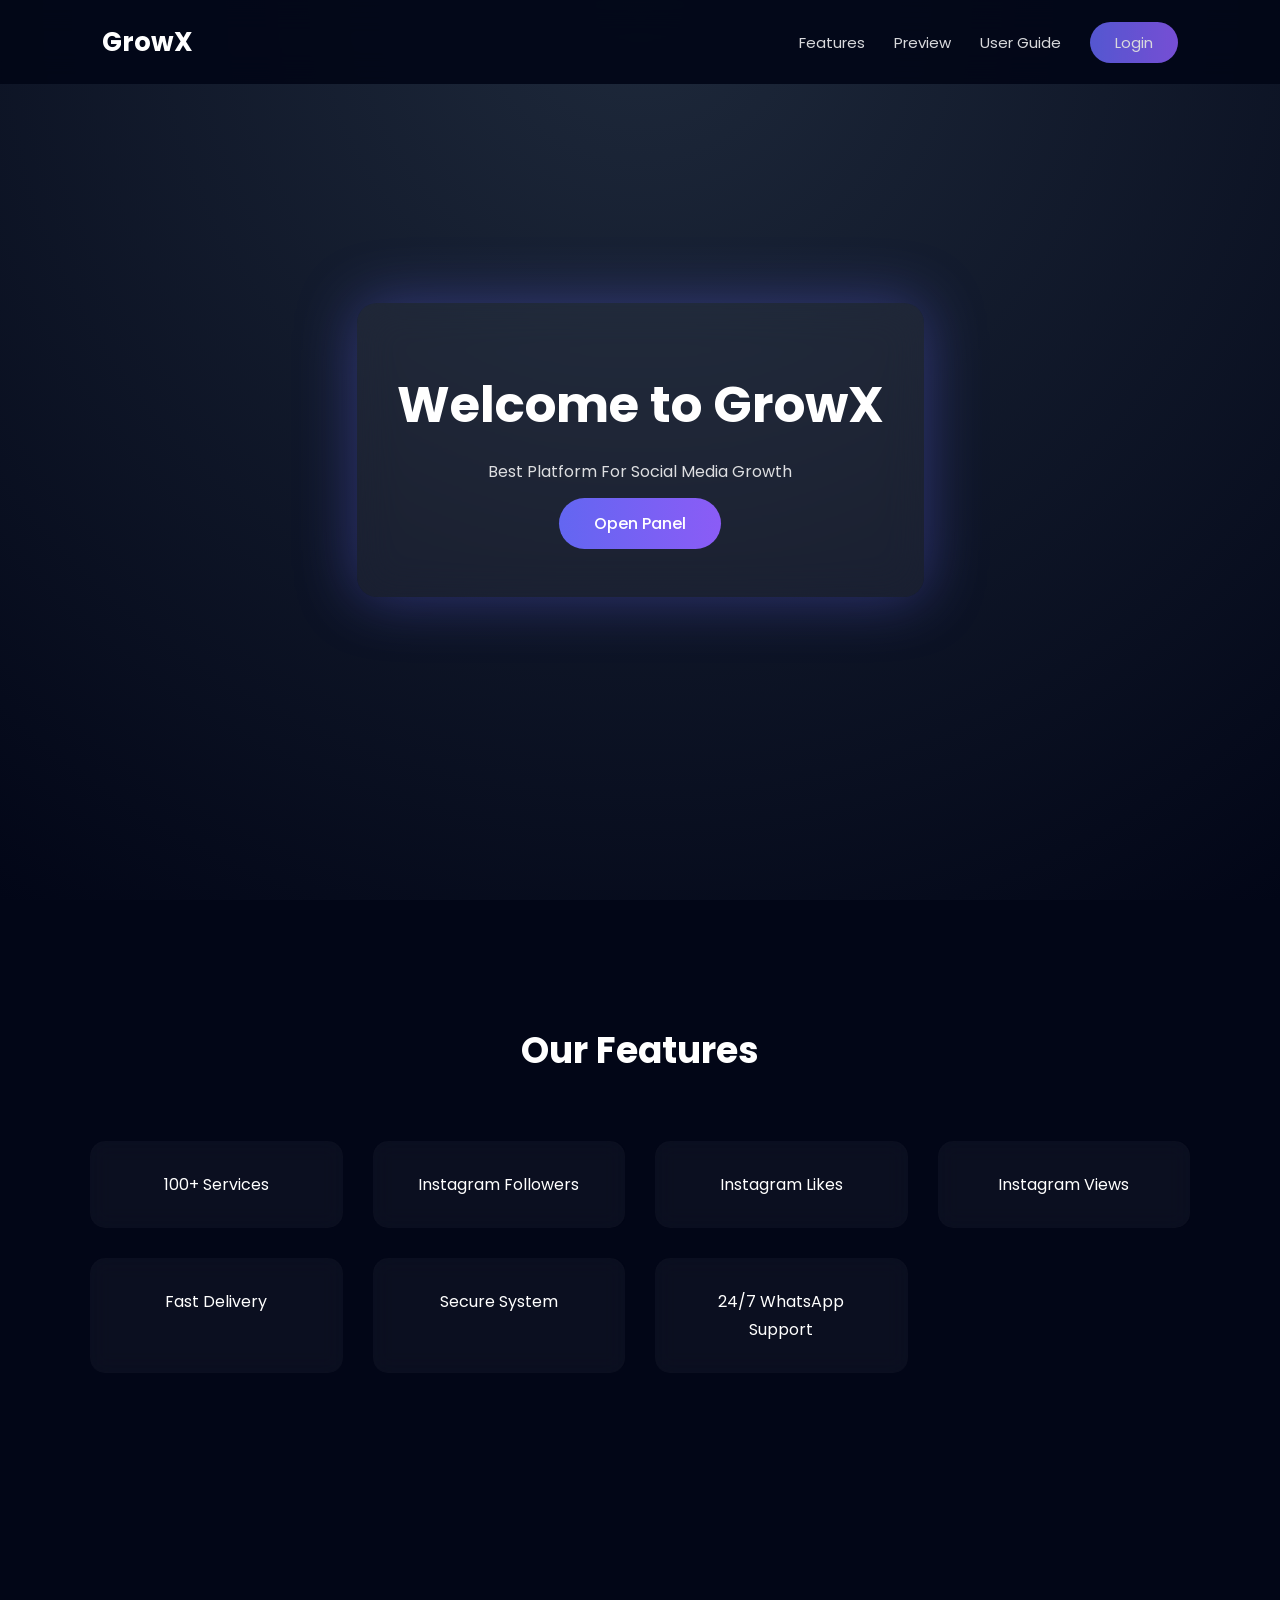
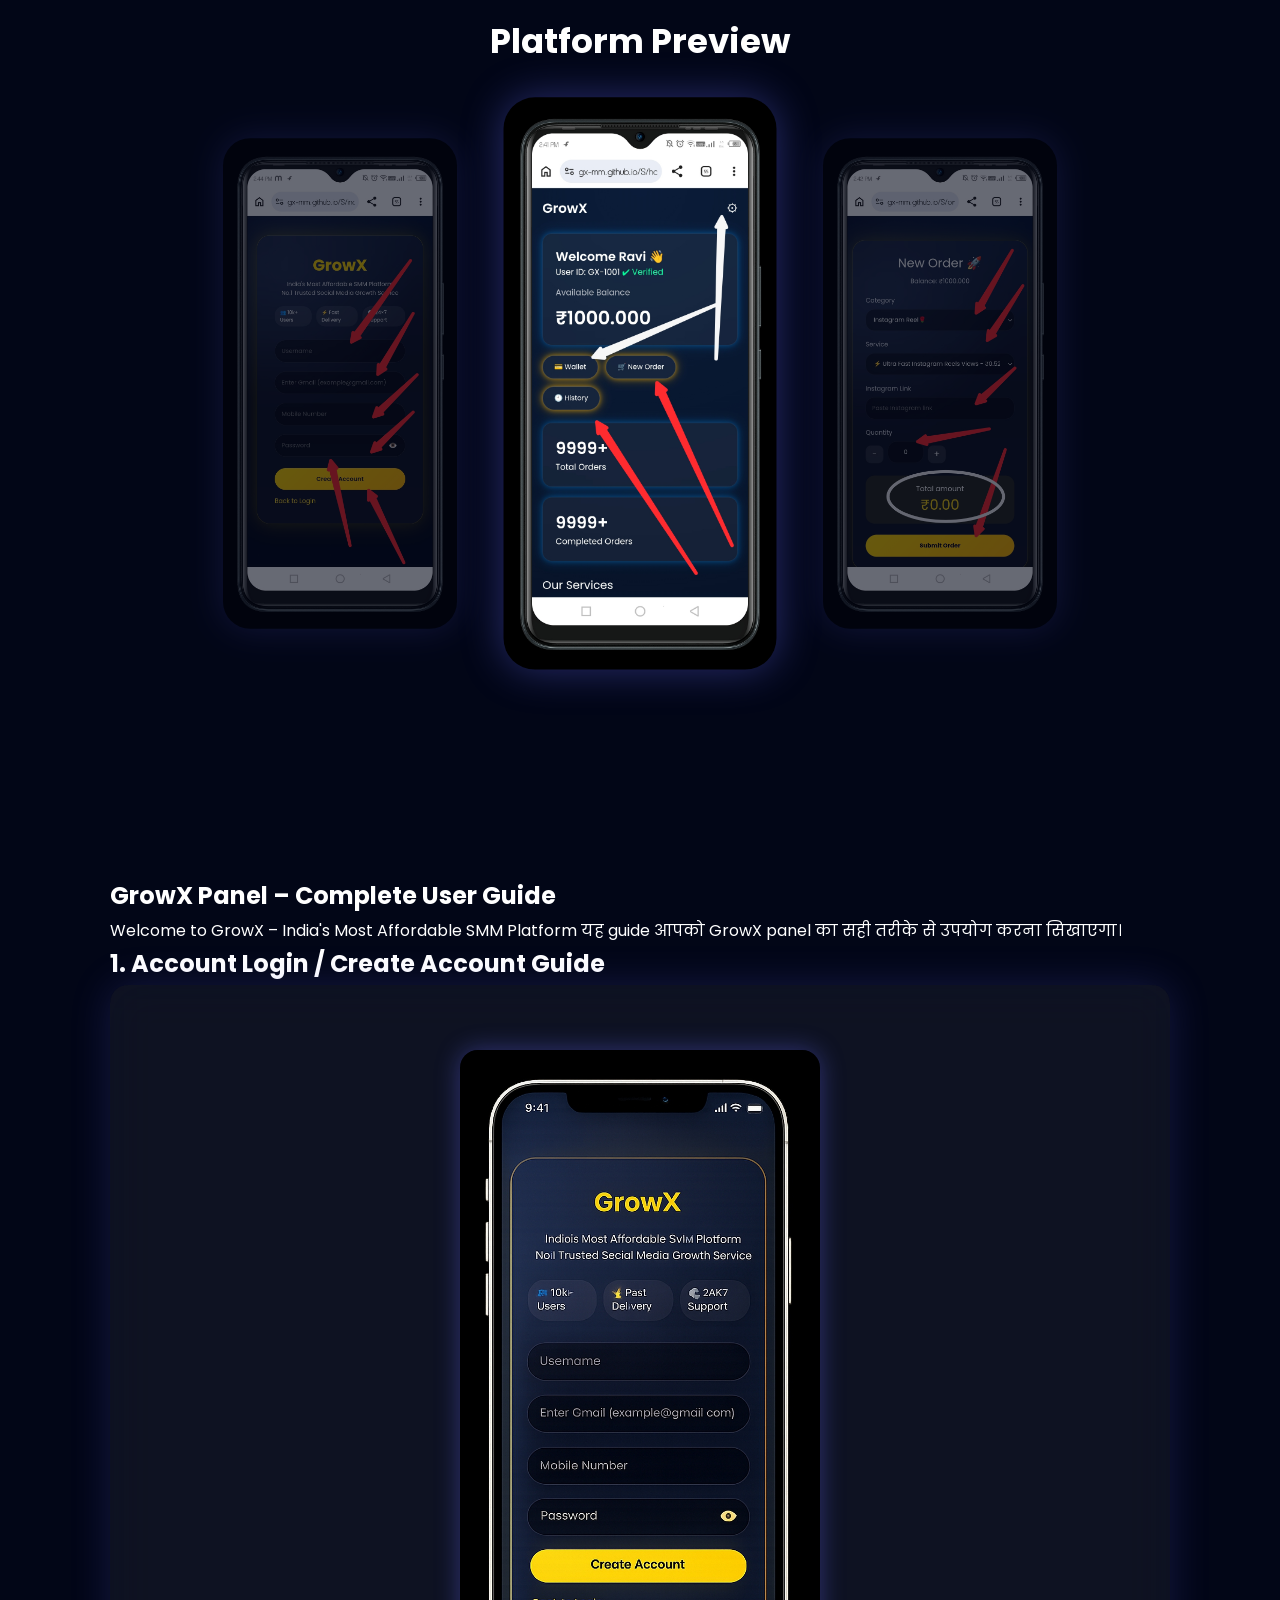
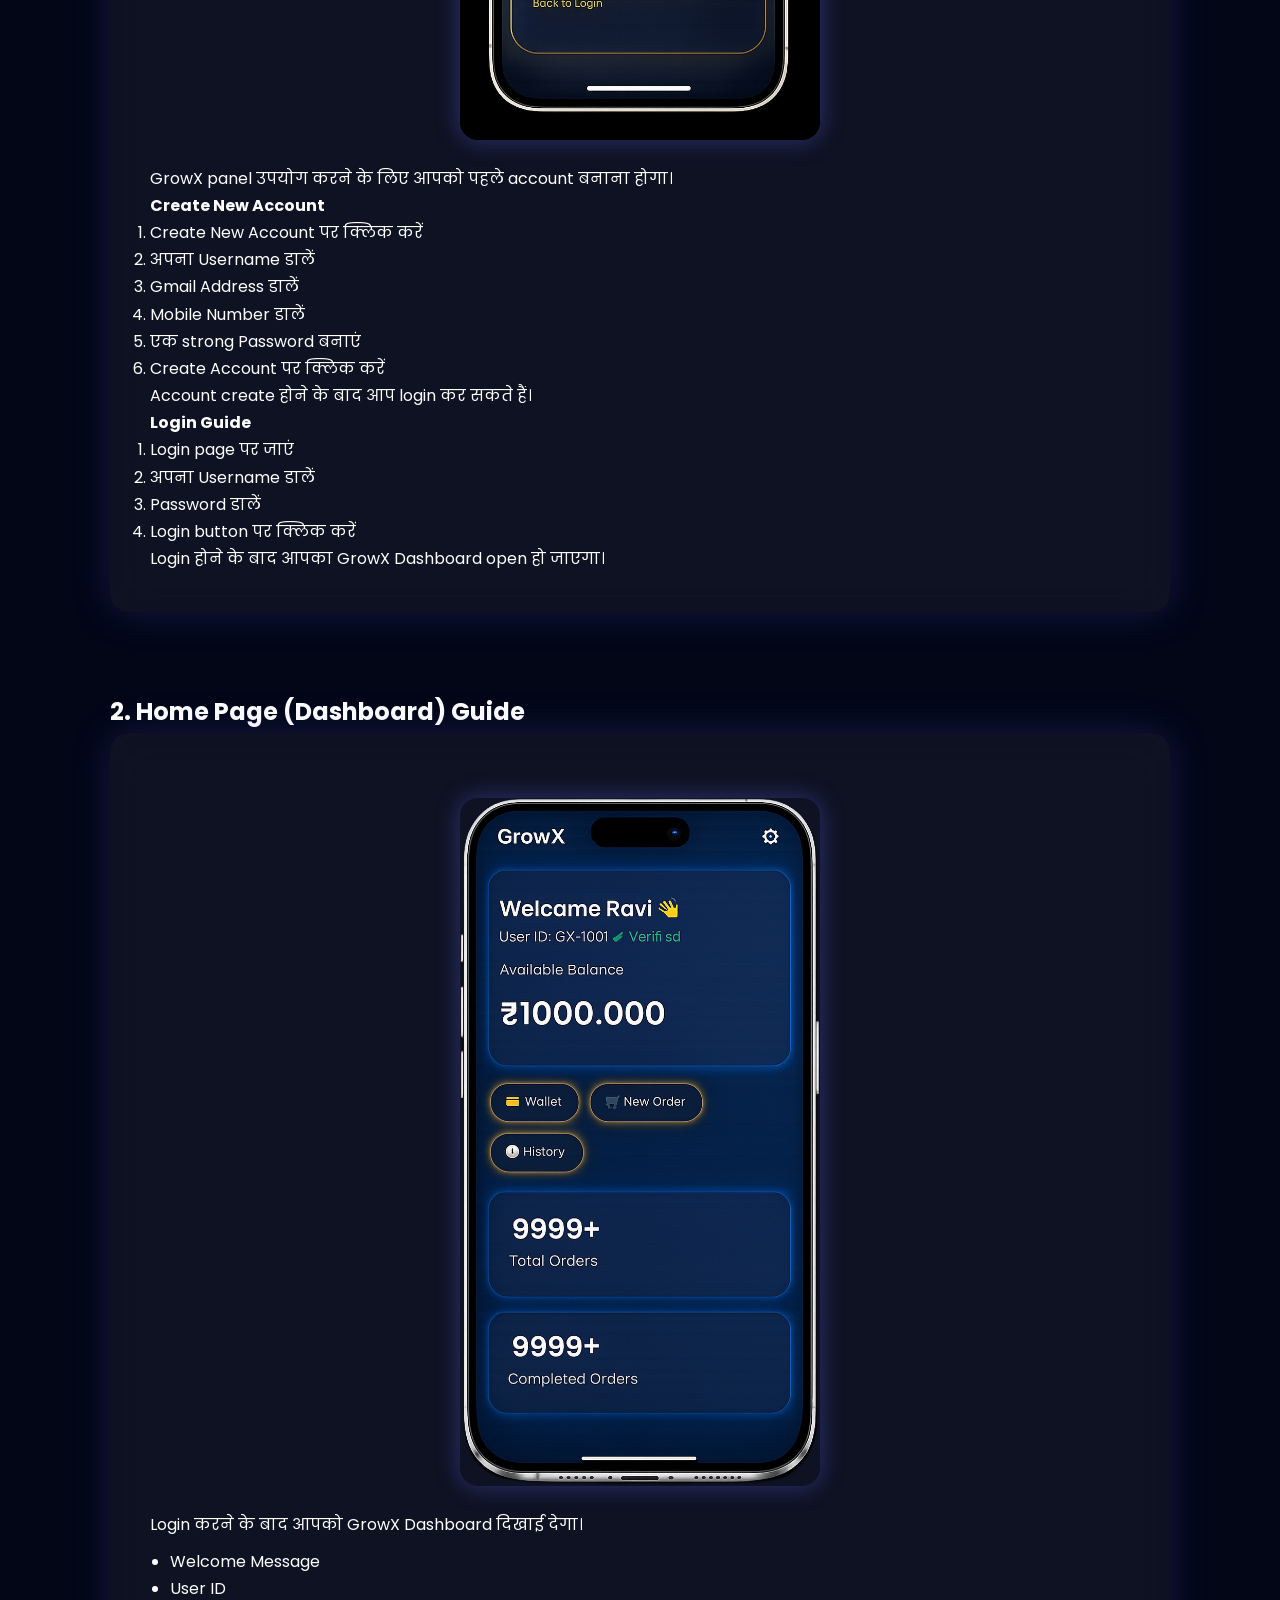
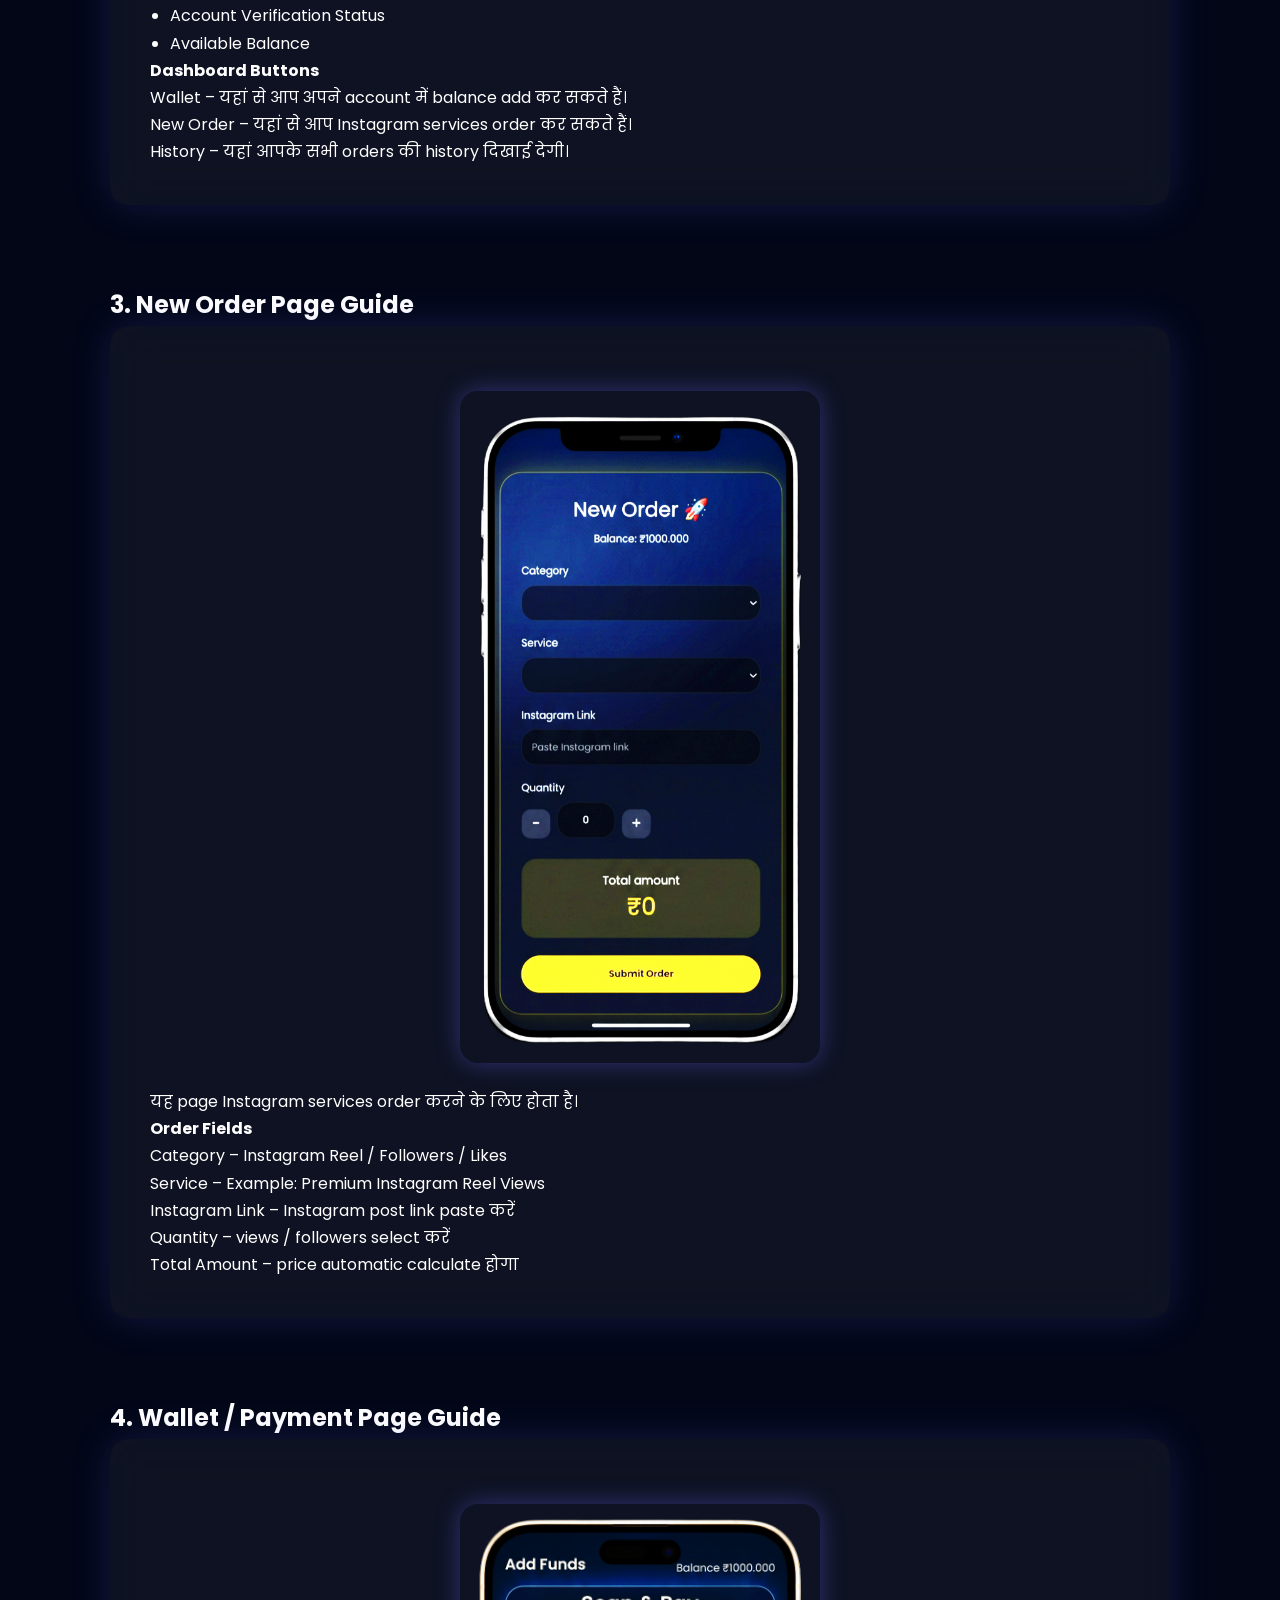
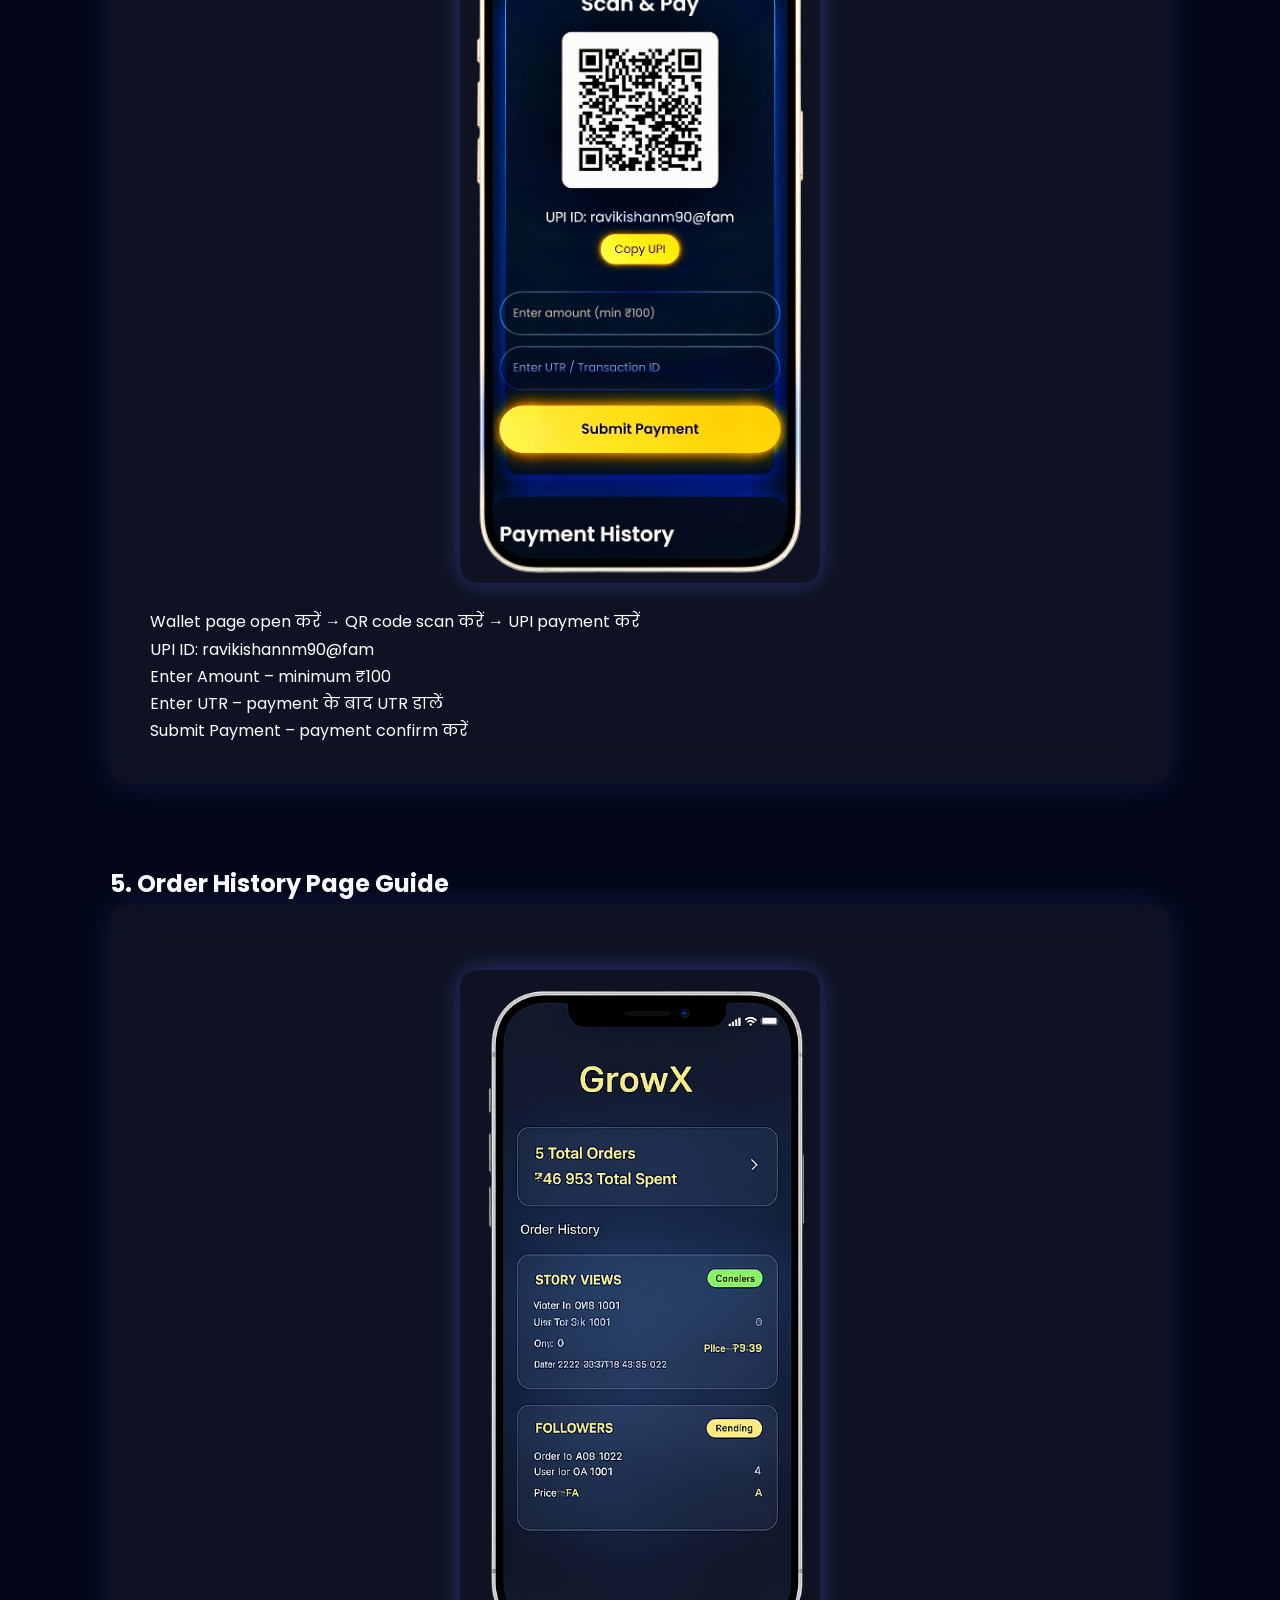
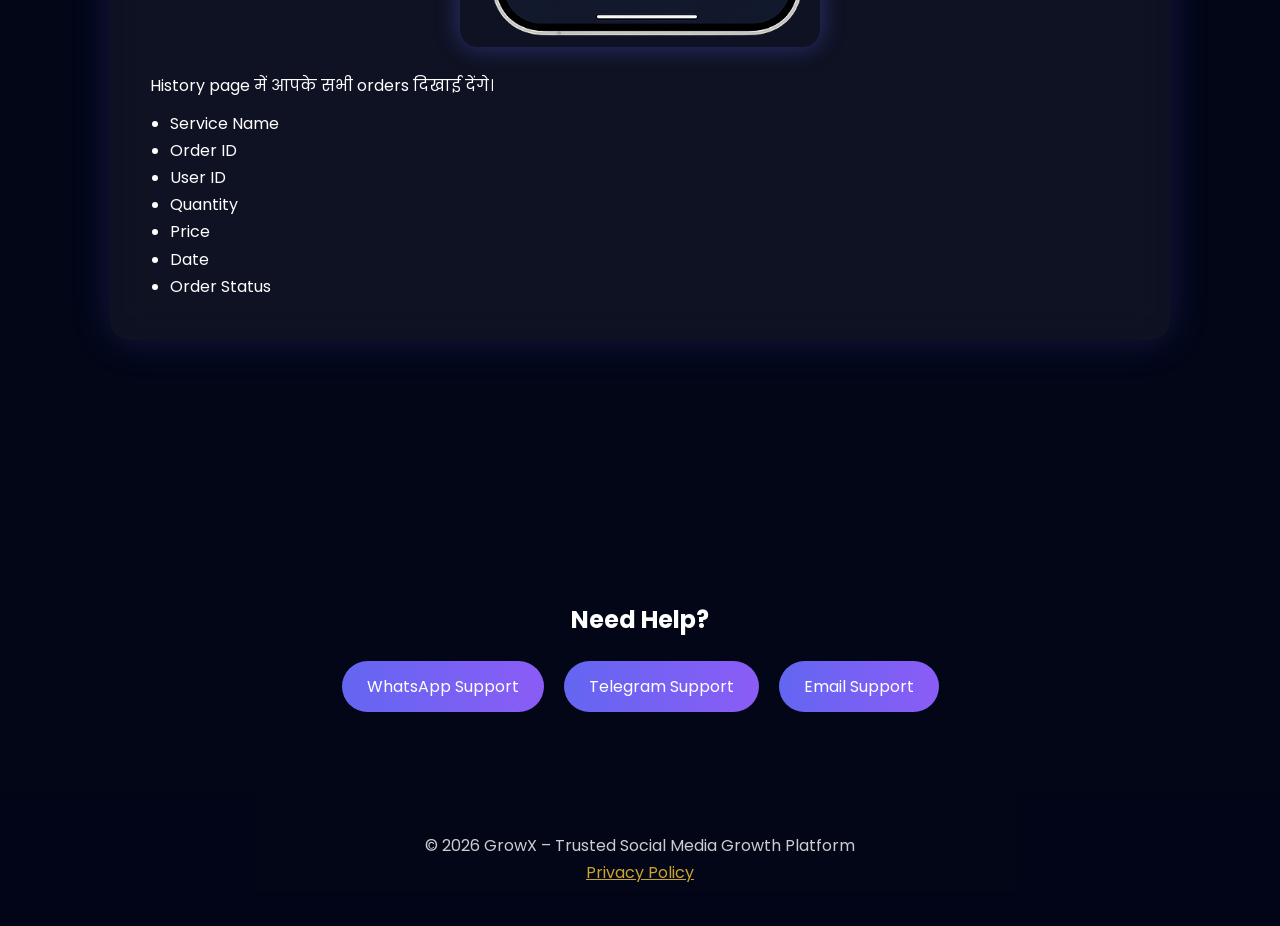
<file: order.html>
<!DOCTYPE html>
<html lang="en">
<head>

<meta charset="UTF-8">
<meta name="viewport" content="width=device-width, initial-scale=1.0">

<title>GrowX • New Order</title>

<link href="https://fonts.googleapis.com/css2?family=Poppins:wght@400;600;700&display=swap" rel="stylesheet">

<style>

*{margin:0;padding:0;box-sizing:border-box;font-family:Poppins,sans-serif;}

body{

background:
radial-gradient(circle at 20% 20%,#1c2b4a,transparent 40%),
radial-gradient(circle at 80% 0%,#0b1b38,transparent 40%),
linear-gradient(180deg,#020617,#050b1a);

color:white;
display:flex;
justify-content:center;
align-items:center;
min-height:100vh;

}

.card{

width:95%;
max-width:420px;

background:rgba(255,255,255,0.05);

backdrop-filter:blur(25px);

border-radius:30px;

padding:30px;

border:1px solid rgba(255,215,0,.4);

box-shadow:0 0 40px rgba(255,215,0,.2);

}

.title{
font-size:28px;
text-align:center;
margin-bottom:10px;
}

.balance{
text-align:center;
margin-bottom:20px;
font-size:14px;
opacity:.8;
}

label{font-size:14px;opacity:.8;}

select,input{

width:100%;
padding:14px;

margin-top:8px;
margin-bottom:18px;

border-radius:20px;

border:1px solid rgba(255,255,255,.1);

background:rgba(0,0,0,.4);

color:white;

}

.qtyBox{
display:flex;
align-items:center;
gap:10px;
}

.qtyBtn{
width:40px;
height:40px;
border-radius:12px;
border:none;
background:rgba(255,255,255,.1);
color:white;
font-size:20px;
cursor:pointer;
}

.qtyInput{
width:80px;
text-align:center;
}

.total{

background:rgba(255,215,0,.1);
padding:18px;
border-radius:20px;
text-align:center;
margin-top:10px;

}

.amount{

font-size:32px;
color:#FFD700;

}

.submit{

margin-top:25px;
width:100%;
padding:15px;
border:none;
border-radius:40px;
font-weight:700;
cursor:pointer;
background:linear-gradient(135deg,#FFD700,#FFB800);

}

.loader{

width:20px;
height:20px;
border:3px solid white;
border-top:3px solid transparent;
border-radius:50%;
animation:spin 1s linear infinite;
margin:auto;

}

@keyframes spin{
0%{transform:rotate(0deg)}
100%{transform:rotate(360deg)}
}

.popup{

position:fixed;
top:50%;
left:50%;

transform:translate(-50%,-50%) scale(.8);

background:#111;

padding:30px 40px;

border-radius:20px;

text-align:center;

box-shadow:0 0 40px rgba(255,215,0,.7);

opacity:0;

transition:.3s;

}

.popup.show{
opacity:1;
transform:translate(-50%,-50%) scale(1);
}

.success{color:#00ff9c;font-size:26px;margin-bottom:10px;}
.error{color:#ff4d4d;font-size:26px;margin-bottom:10px;}

</style>
</head>

<body>

<div class="card">

<div class="title">New Order 🚀</div>

<div class="balance">
Balance: ₹<span id="balance">0</span>
</div>

<label>Category</label>
<select id="category"></select>

<label>Service</label>
<select id="service"></select>

<label>Instagram Link</label>
<input id="link" placeholder="Paste Instagram link">

<label>Quantity</label>

<div class="qtyBox">

<button class="qtyBtn" onclick="changeQty(-1000)">-</button>

<input id="qty" class="qtyInput" value="0">

<button class="qtyBtn" onclick="changeQty(1000)">+</button>

</div>

<div class="total">

Total amount

<div class="amount" id="amount">₹0</div>

</div>

<button id="submitBtn" class="submit" onclick="submitOrder()">
Submit Order
</button>

</div>

<div id="popup" class="popup"></div>

<script>

const API_URL="https://script.google.com/macros/s/AKfycbwyVwqw06pRsHaoiPkG_Hx8ZeVcRXyNF4ZAi4kqRjOQuxCVirJJSeIJk5AfnZJU3Ge_ow/exec";

/* login check */

if(!localStorage.getItem("userID")){
location.href="index.html";
}

/* show balance */

document.getElementById("balance").innerText=
localStorage.getItem("balance") || 0

/* popup */

function showPopup(type,msg){

const popup=document.getElementById("popup")

popup.innerHTML=`
<div class="${type}">${type=="success"?"✔":"⚠"}</div>
<p>${msg}</p>
`

popup.classList.add("show")

setTimeout(()=>{
popup.classList.remove("show")
},2000)

}

/* load services */

async function loadServices(){

const res=await fetch(API_URL,{
method:"POST",
body:JSON.stringify({action:"services"})
})

const data=await res.json()

const cat=document.getElementById("category")

const unique=[...new Set(data.map(x=>x.category))]

unique.forEach(c=>{
cat.innerHTML+=`<option>${c}</option>`
})

window.services=data

loadService()

}

/* service list */

function loadService(){

const cat=document.getElementById("category").value

const list=services.filter(x=>x.category==cat)

const s=document.getElementById("service")

s.innerHTML=""

list.forEach(x=>{
s.innerHTML+=`<option value="${x.price}">${x.service}</option>`
})

calc()

}

/* qty change */

function changeQty(n){

let q=document.getElementById("qty")

let v=parseInt(q.value)+n

if(v<1)v=1

q.value=v

calc()

}

/* price */

function calc(){

const price=document.getElementById("service").value
const qty=document.getElementById("qty").value

const total=(price/1000)*qty

document.getElementById("amount").innerText="₹"+total.toFixed(2)

}

/* qty manual input */

document.getElementById("qty").addEventListener("input",calc)

/* order */

async function submitOrder(){

const qty=parseInt(document.getElementById("qty").value)
const link=document.getElementById("link").value

const price=document.getElementById("service").value
const total=(price/1000)*qty

/* MINIMUM ₹100 CHECK */

if(total < 100){

showPopup("error","Minimum order amount is ₹100")

return

}

if(!link){

showPopup("error","Instagram link required")

return

}

const btn=document.getElementById("submitBtn")

btn.disabled=true
btn.innerHTML=`<div class="loader"></div>`

const service=document.getElementById("service").selectedOptions[0].text
const userID=localStorage.getItem("userID")

try{

const res=await fetch(API_URL,{
method:"POST",
body:JSON.stringify({
action:"order",
userID,
service,
qty,
price,
total,
link
})
})

const data=await res.json()

if(data.status=="low_balance"){

showPopup("error","Insufficient balance")

btn.disabled=false
btn.innerHTML="Submit Order"

return

}

showPopup("success","Order placed successfully")

setTimeout(()=>{
location.href="history.html"
},2000)

}catch{

showPopup("error","Server error")

btn.disabled=false
btn.innerHTML="Submit Order"

}

}

document.getElementById("category").onchange=loadService
document.getElementById("service").onchange=calc

loadServices()

</script>

</body>
</html>
</file>
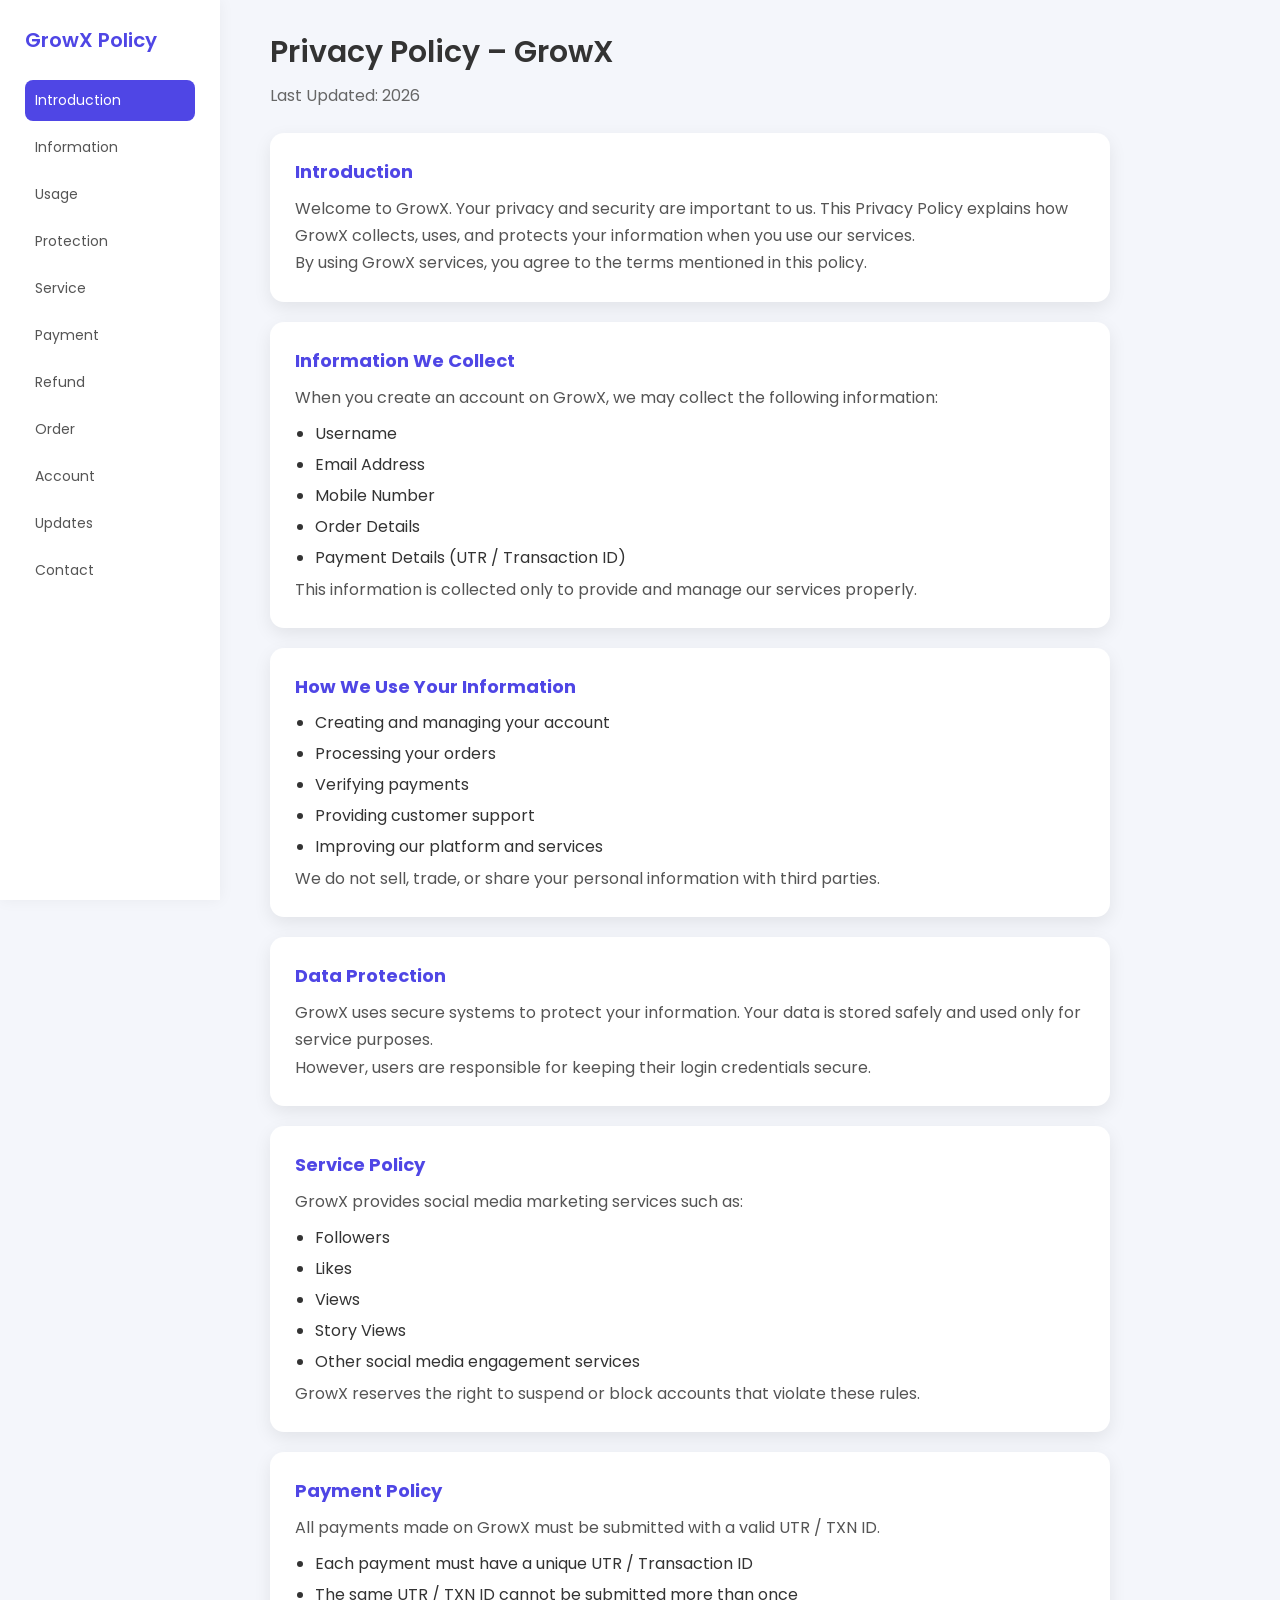
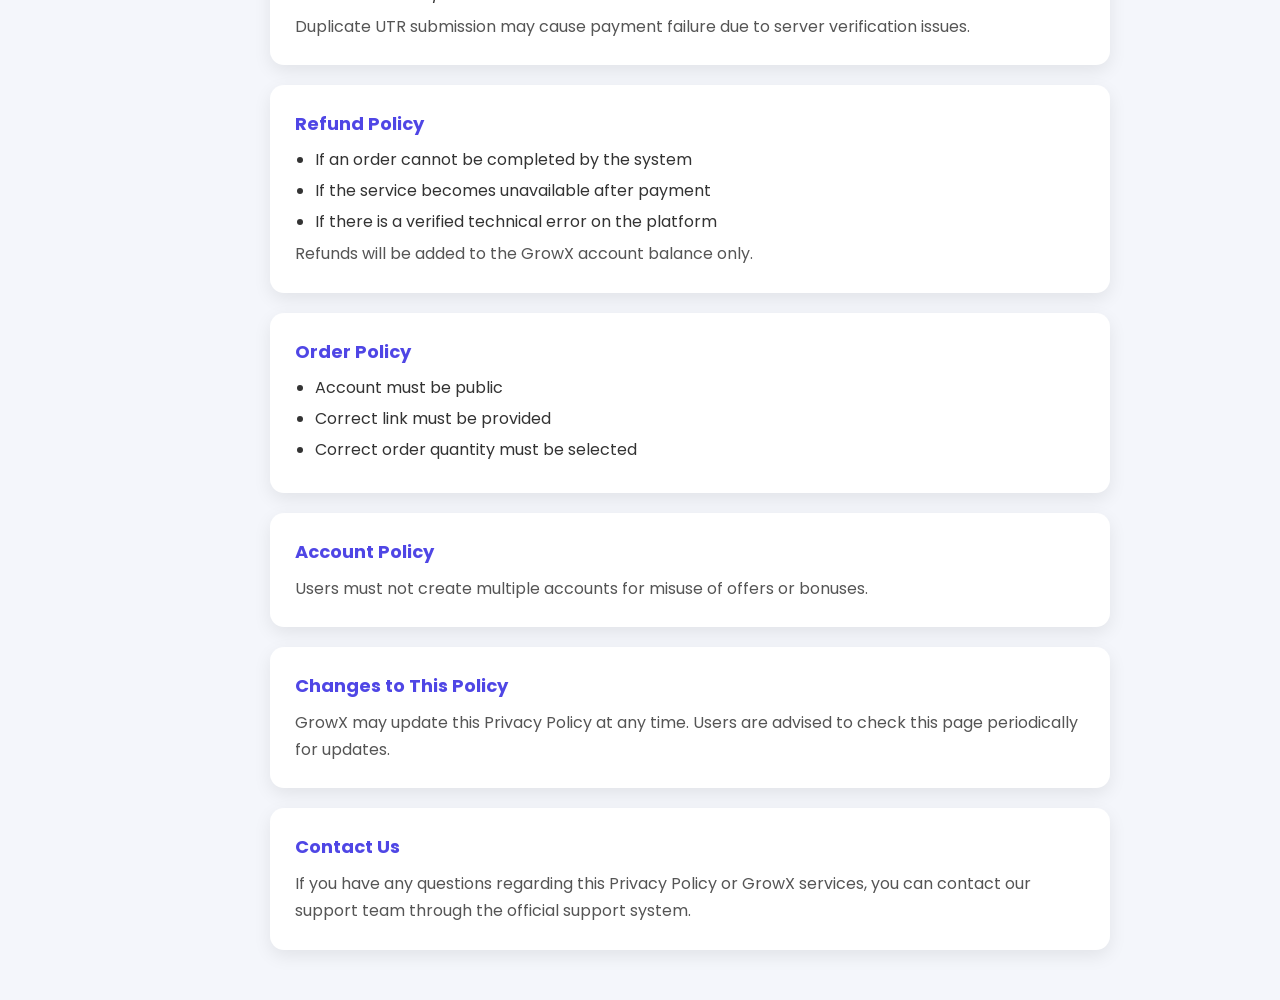
<file: privacy.html>
<!DOCTYPE html>
<html lang="en">
<head>

<meta charset="UTF-8">
<meta name="viewport" content="width=device-width, initial-scale=1.0">

<title>GrowX Privacy Policy</title>

<link href="https://fonts.googleapis.com/css2?family=Poppins:wght@400;500;600&display=swap" rel="stylesheet">

<style>

*{
margin:0;
padding:0;
box-sizing:border-box;
font-family:Poppins,sans-serif;
scroll-behavior:smooth;
}

body{
background:#f4f6fb;
display:flex;
color:#333;
}

/* sidebar */

.sidebar{
position:fixed;
left:0;
top:0;
width:220px;
height:100vh;
background:white;
padding:25px;
box-shadow:0 0 15px rgba(0,0,0,.05);
z-index:100;
}

.logo{
font-size:20px;
font-weight:600;
color:#4f46e5;
margin-bottom:25px;
}

.sidebar a{
display:block;
padding:10px;
margin-bottom:6px;
text-decoration:none;
color:#555;
border-radius:8px;
font-size:14px;
transition:.25s;
}

.sidebar a:hover{
background:#eef2ff;
color:#4f46e5;
}

.sidebar a.active{
background:#4f46e5;
color:white;
}

/* content */

.content{
margin-left:240px;
padding:30px;
max-width:900px;
}

/* title */

.title{
font-size:30px;
font-weight:600;
margin-bottom:8px;
animation:fadeDown .8s ease;
}

.meta{
color:#666;
margin-bottom:25px;
animation:fadeDown 1s ease;
}

/* cards */

.card{
background:white;
padding:25px;
border-radius:14px;
margin-bottom:20px;
box-shadow:0 6px 18px rgba(0,0,0,.08);

transform:translateY(40px);
opacity:0;
transition:all .6s cubic-bezier(.22,1,.36,1);
}

.card.show{
transform:translateY(0);
opacity:1;
}

.card:hover{
transform:translateY(-4px);
box-shadow:0 12px 30px rgba(0,0,0,.12);
}

.card h2{
font-size:18px;
margin-bottom:10px;
color:#4f46e5;
}

.card p{
line-height:1.7;
color:#555;
}

ul{
margin-top:10px;
padding-left:20px;
}

li{
margin-bottom:6px;
}

/* animations */

@keyframes fadeDown{

from{
opacity:0;
transform:translateY(-20px);
}

to{
opacity:1;
transform:translateY(0);
}

}

/* mobile */

@media(max-width:768px){

.sidebar{
position:fixed;
bottom:0;
top:auto;
width:100%;
height:60px;
display:flex;
overflow-x:auto;
padding:10px;
}

.logo{
display:none;
}

.sidebar a{
flex:1;
text-align:center;
font-size:12px;
margin:0;
}

.content{
margin-left:0;
padding:20px;
margin-bottom:70px;
}

}

</style>

</head>

<body>

<div class="sidebar">

<div class="logo">GrowX Policy</div>

<a href="#intro">Introduction</a>
<a href="#info">Information</a>
<a href="#use">Usage</a>
<a href="#data">Protection</a>
<a href="#service">Service</a>
<a href="#payment">Payment</a>
<a href="#refund">Refund</a>
<a href="#order">Order</a>
<a href="#account">Account</a>
<a href="#changes">Updates</a>
<a href="#contact">Contact</a>

</div>

<div class="content">

<div class="title">Privacy Policy – GrowX</div>

<div class="meta">
Last Updated: 2026
</div>

<!-- YOUR ORIGINAL CONTENT STARTS -->

<div class="card" id="intro">
<h2>Introduction</h2>
<p>
Welcome to GrowX. Your privacy and security are important to us. This Privacy Policy explains how GrowX collects, uses, and protects your information when you use our services.
</p>
<p>
By using GrowX services, you agree to the terms mentioned in this policy.
</p>
</div>

<div class="card" id="info">
<h2>Information We Collect</h2>
<p>
When you create an account on GrowX, we may collect the following information:
</p>
<ul>
<li>Username</li>
<li>Email Address</li>
<li>Mobile Number</li>
<li>Order Details</li>
<li>Payment Details (UTR / Transaction ID)</li>
</ul>
<p>
This information is collected only to provide and manage our services properly.
</p>
</div>

<div class="card" id="use">
<h2>How We Use Your Information</h2>
<ul>
<li>Creating and managing your account</li>
<li>Processing your orders</li>
<li>Verifying payments</li>
<li>Providing customer support</li>
<li>Improving our platform and services</li>
</ul>
<p>
We do not sell, trade, or share your personal information with third parties.
</p>
</div>

<div class="card" id="data">
<h2>Data Protection</h2>
<p>
GrowX uses secure systems to protect your information. Your data is stored safely and used only for service purposes.
</p>
<p>
However, users are responsible for keeping their login credentials secure.
</p>
</div>

<div class="card" id="service">
<h2>Service Policy</h2>
<p>
GrowX provides social media marketing services such as:
</p>
<ul>
<li>Followers</li>
<li>Likes</li>
<li>Views</li>
<li>Story Views</li>
<li>Other social media engagement services</li>
</ul>
<p>
GrowX reserves the right to suspend or block accounts that violate these rules.
</p>
</div>

<div class="card" id="payment">
<h2>Payment Policy</h2>
<p>
All payments made on GrowX must be submitted with a valid UTR / TXN ID.
</p>
<ul>
<li>Each payment must have a unique UTR / Transaction ID</li>
<li>The same UTR / TXN ID cannot be submitted more than once</li>
</ul>
<p>
Duplicate UTR submission may cause payment failure due to server verification issues.
</p>
</div>

<div class="card" id="refund">
<h2>Refund Policy</h2>
<ul>
<li>If an order cannot be completed by the system</li>
<li>If the service becomes unavailable after payment</li>
<li>If there is a verified technical error on the platform</li>
</ul>
<p>
Refunds will be added to the GrowX account balance only.
</p>
</div>

<div class="card" id="order">
<h2>Order Policy</h2>
<ul>
<li>Account must be public</li>
<li>Correct link must be provided</li>
<li>Correct order quantity must be selected</li>
</ul>
</div>

<div class="card" id="account">
<h2>Account Policy</h2>
<p>
Users must not create multiple accounts for misuse of offers or bonuses.
</p>
</div>

<div class="card" id="changes">
<h2>Changes to This Policy</h2>
<p>
GrowX may update this Privacy Policy at any time. Users are advised to check this page periodically for updates.
</p>
</div>

<div class="card" id="contact">
<h2>Contact Us</h2>
<p>
If you have any questions regarding this Privacy Policy or GrowX services, you can contact our support team through the official support system.
</p>
</div>

</div>

<script>

/* scroll reveal animation */

const cards = document.querySelectorAll(".card");

const observer = new IntersectionObserver(entries => {

entries.forEach(entry => {

if(entry.isIntersecting){

entry.target.classList.add("show");

}

});

},{threshold:0.15});

cards.forEach(card=>{
observer.observe(card);
});

/* sidebar active highlight */

const sections=document.querySelectorAll(".card");
const navLinks=document.querySelectorAll(".sidebar a");

window.addEventListener("scroll",()=>{

let current="";

sections.forEach(section=>{

const sectionTop=section.offsetTop;

if(pageYOffset>=sectionTop-200){
current=section.getAttribute("id");
}

});

navLinks.forEach(link=>{

link.classList.remove("active");

if(link.getAttribute("href")==="#"+current){
link.classList.add("active");
}

});

});

</script>

</body>
</html>
</file>
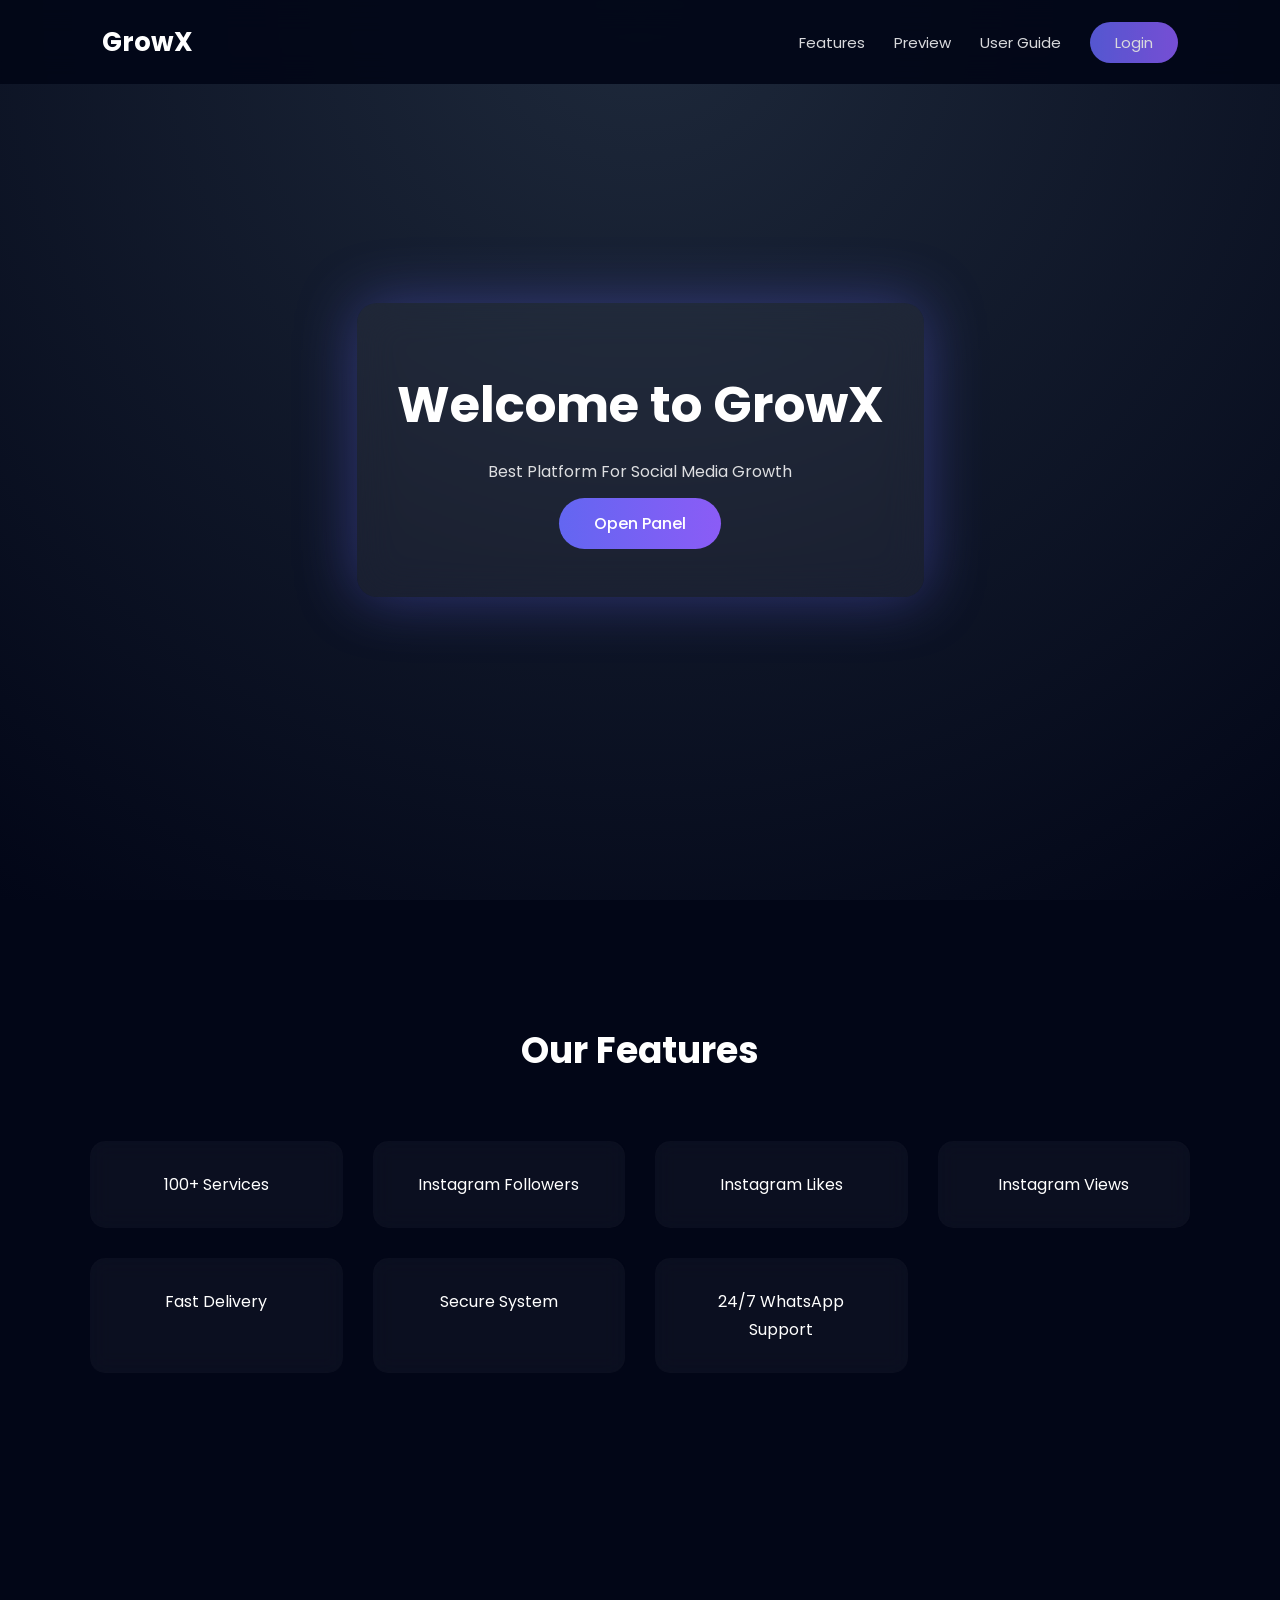
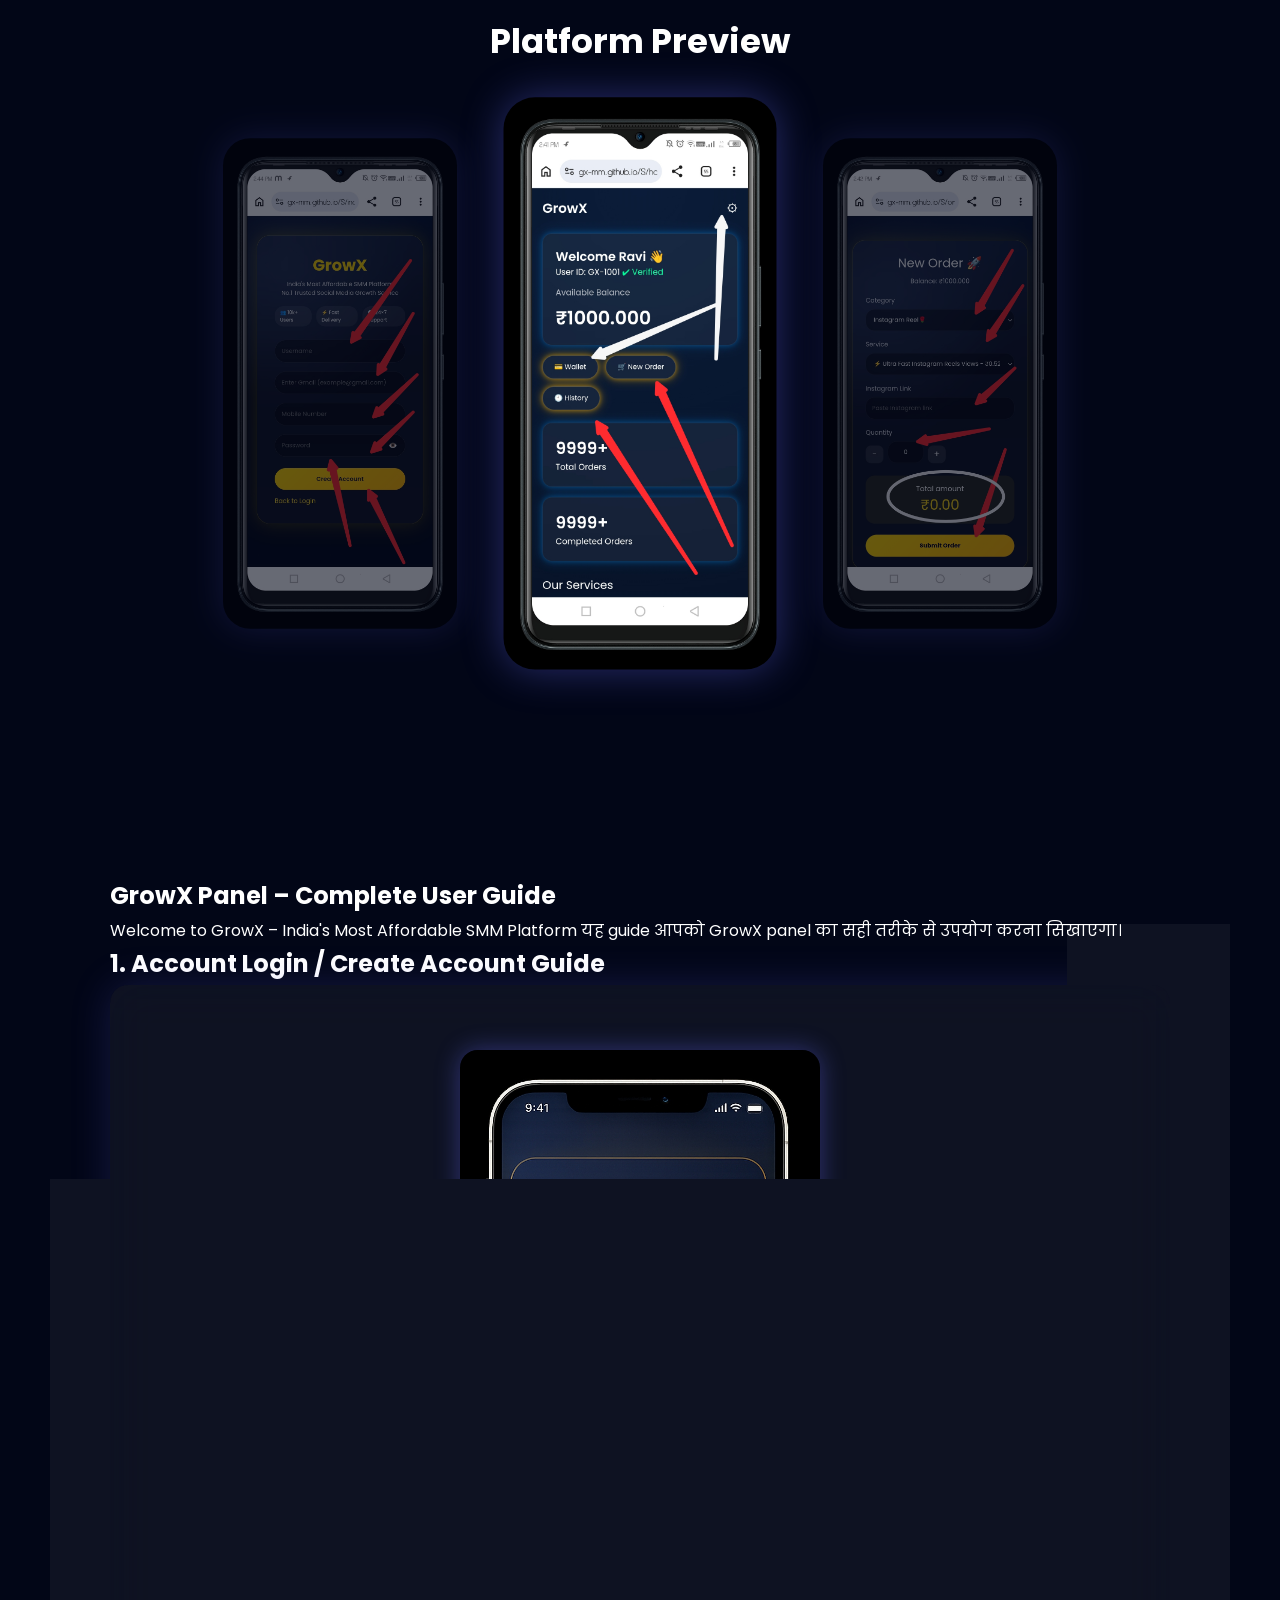
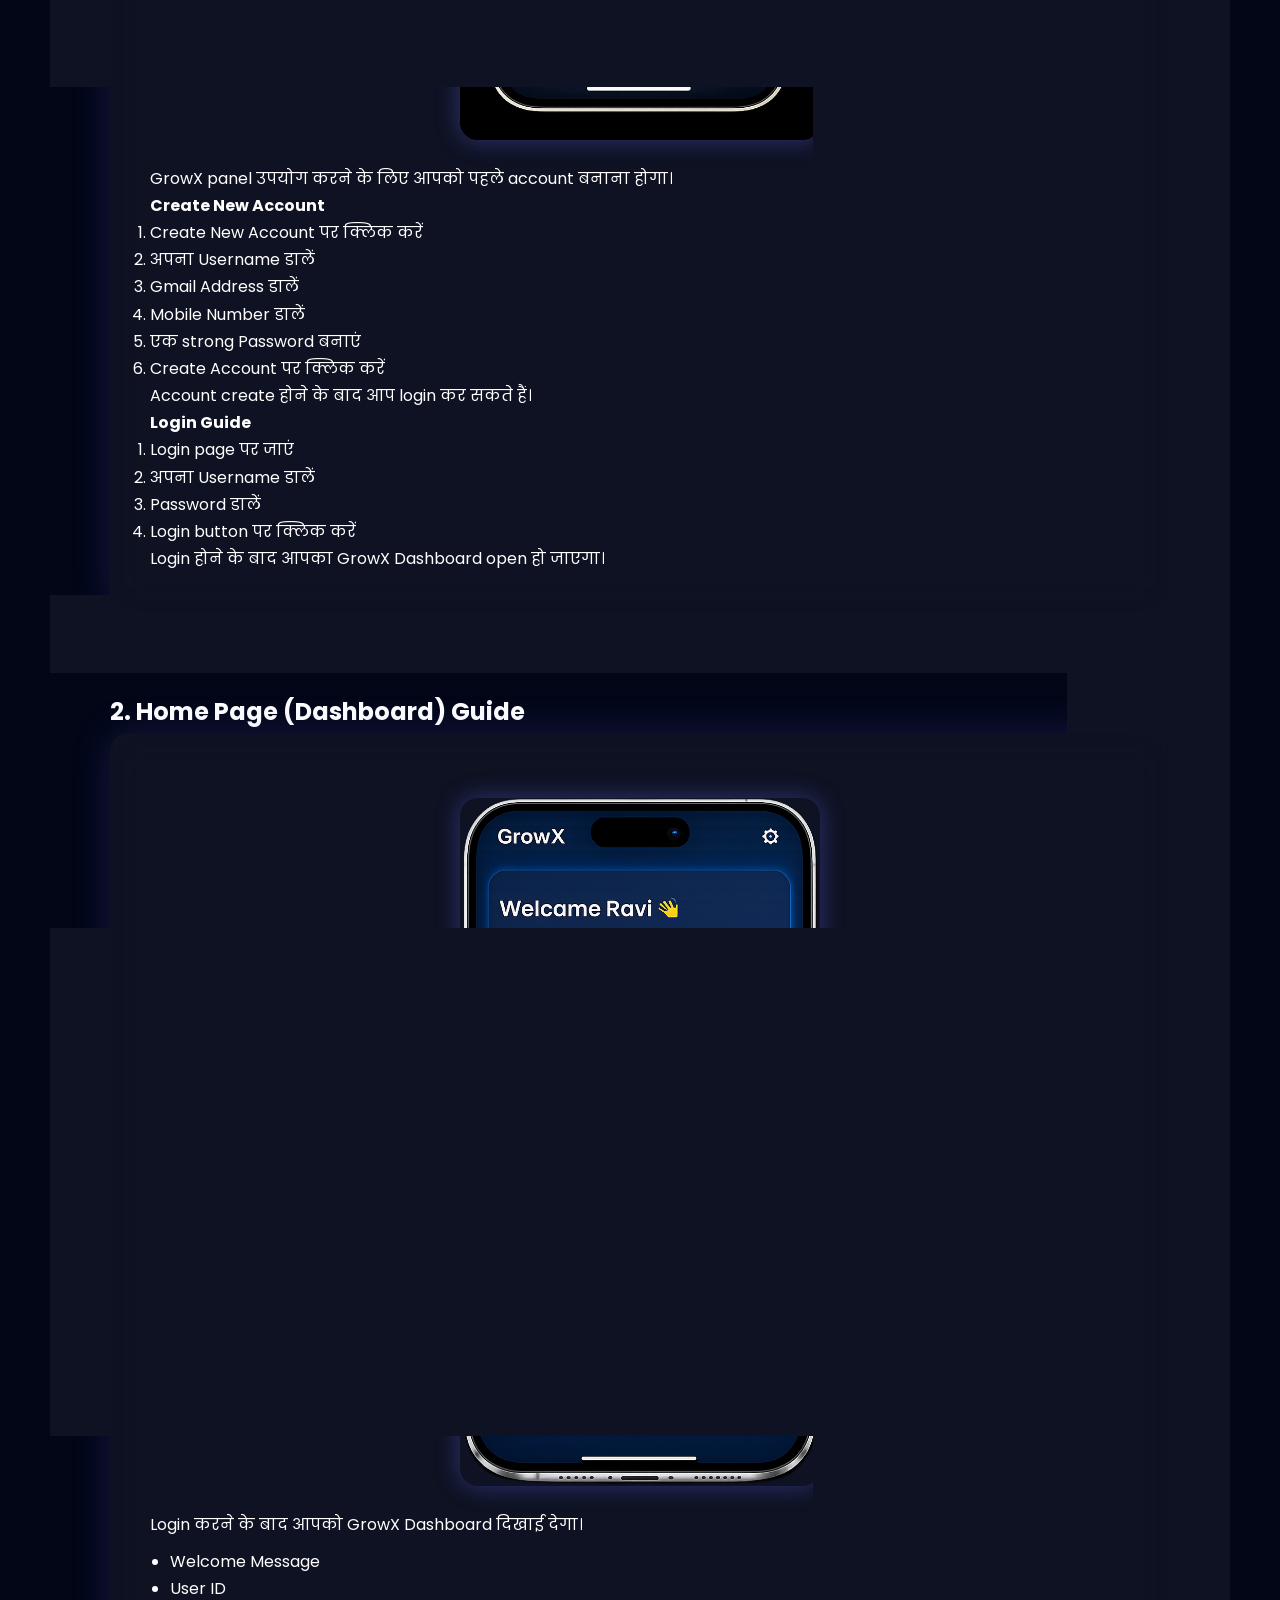
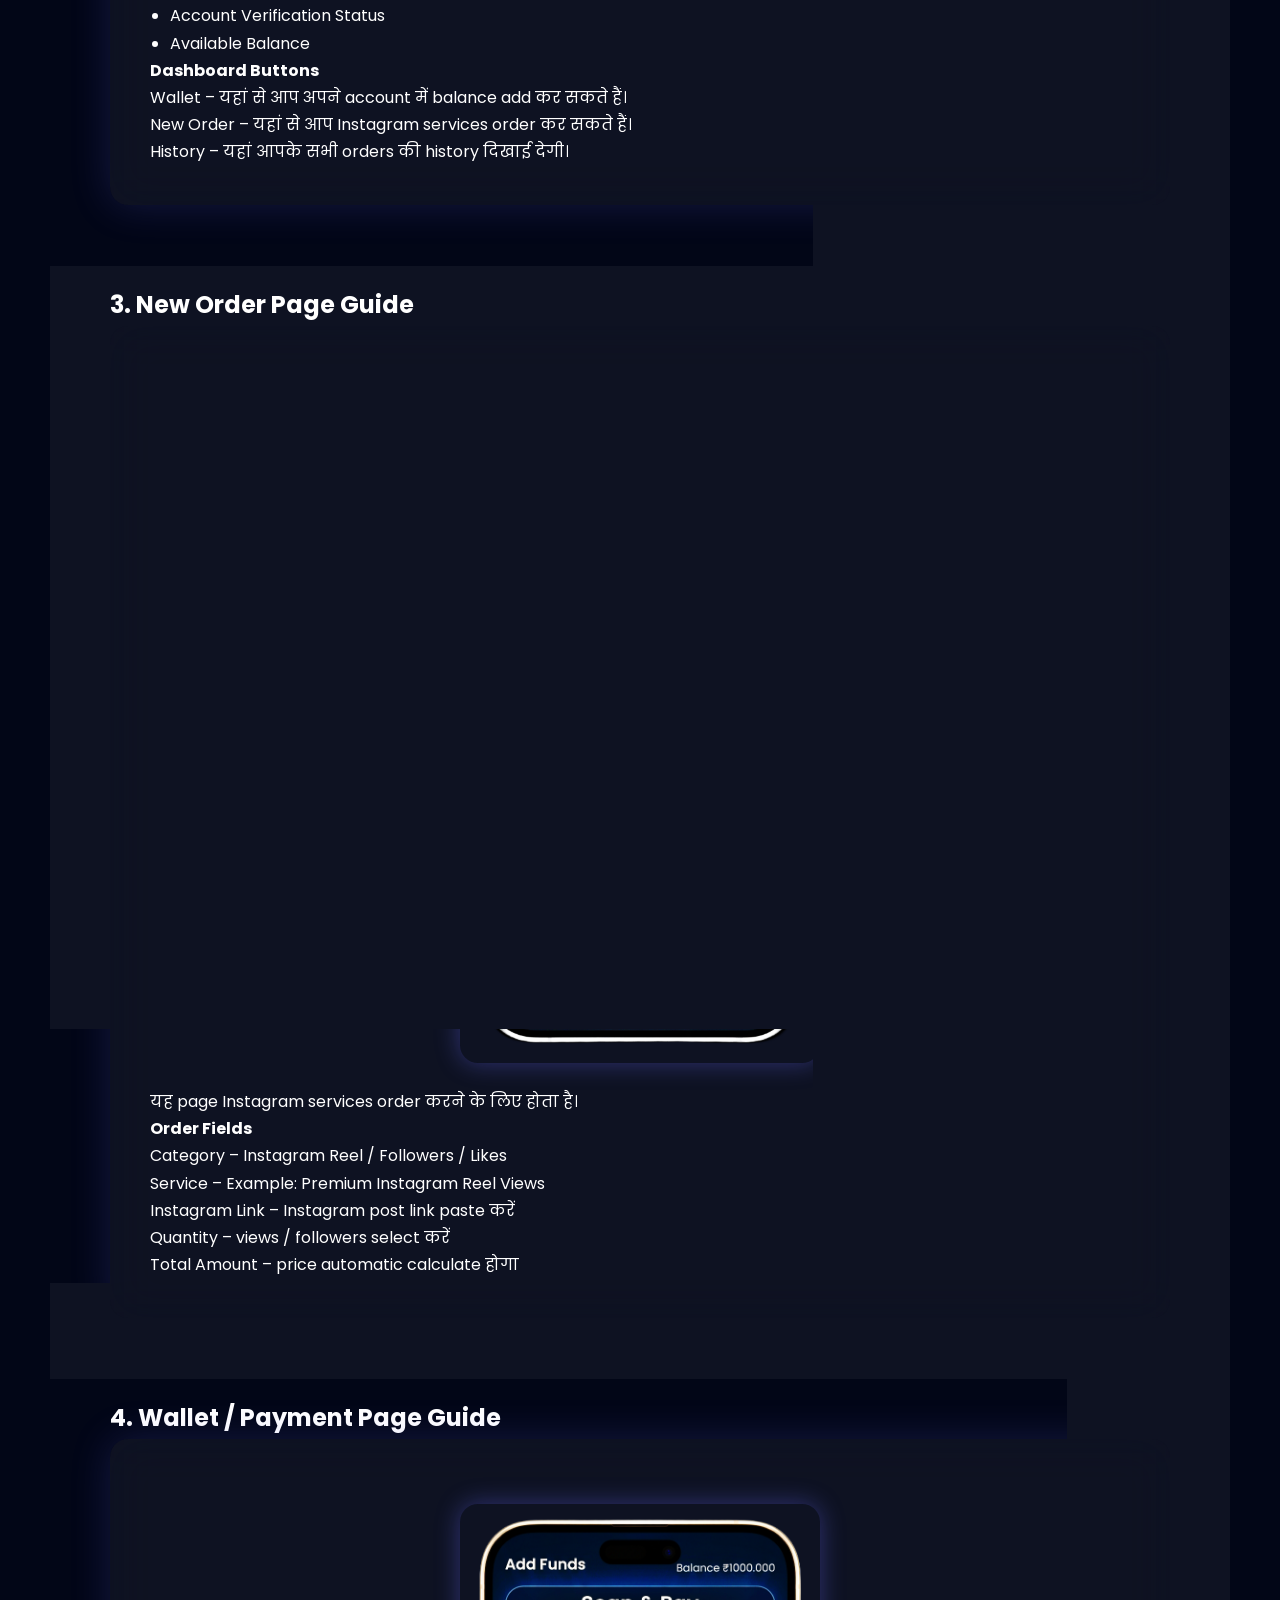
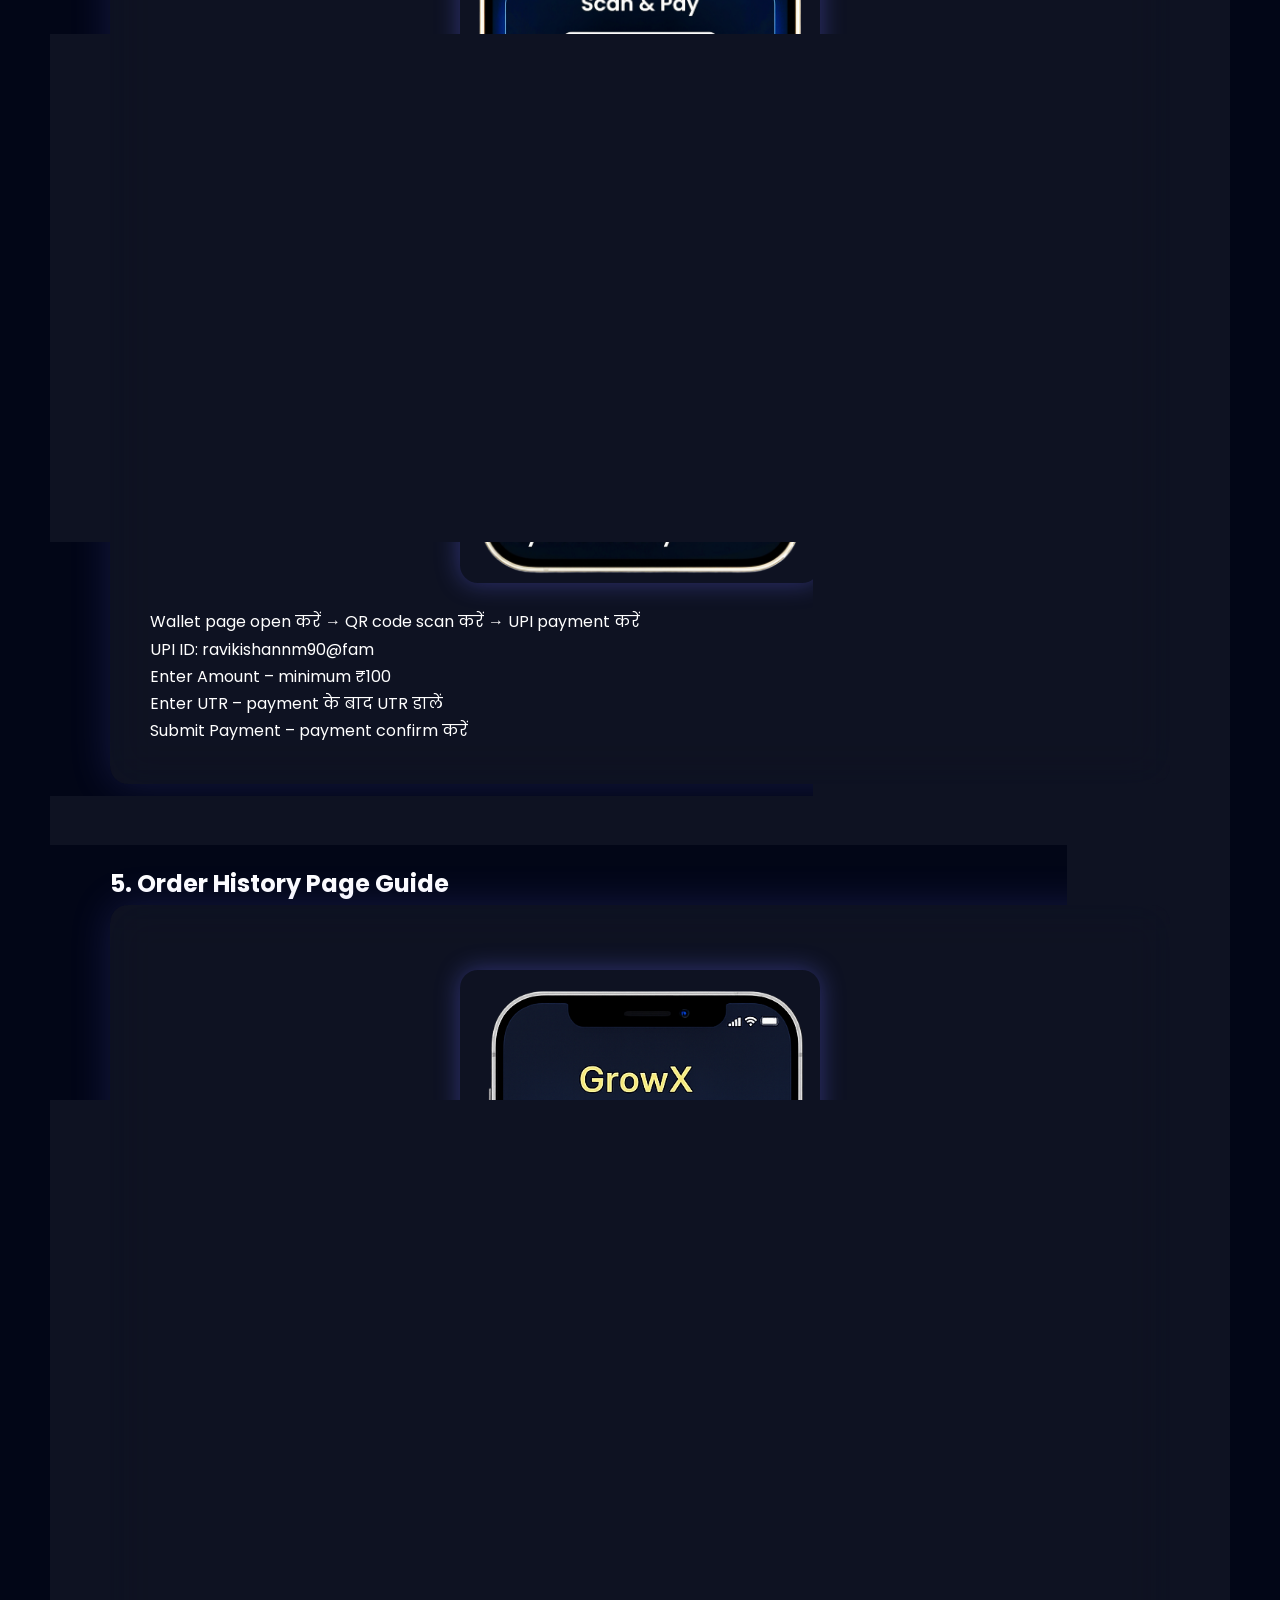
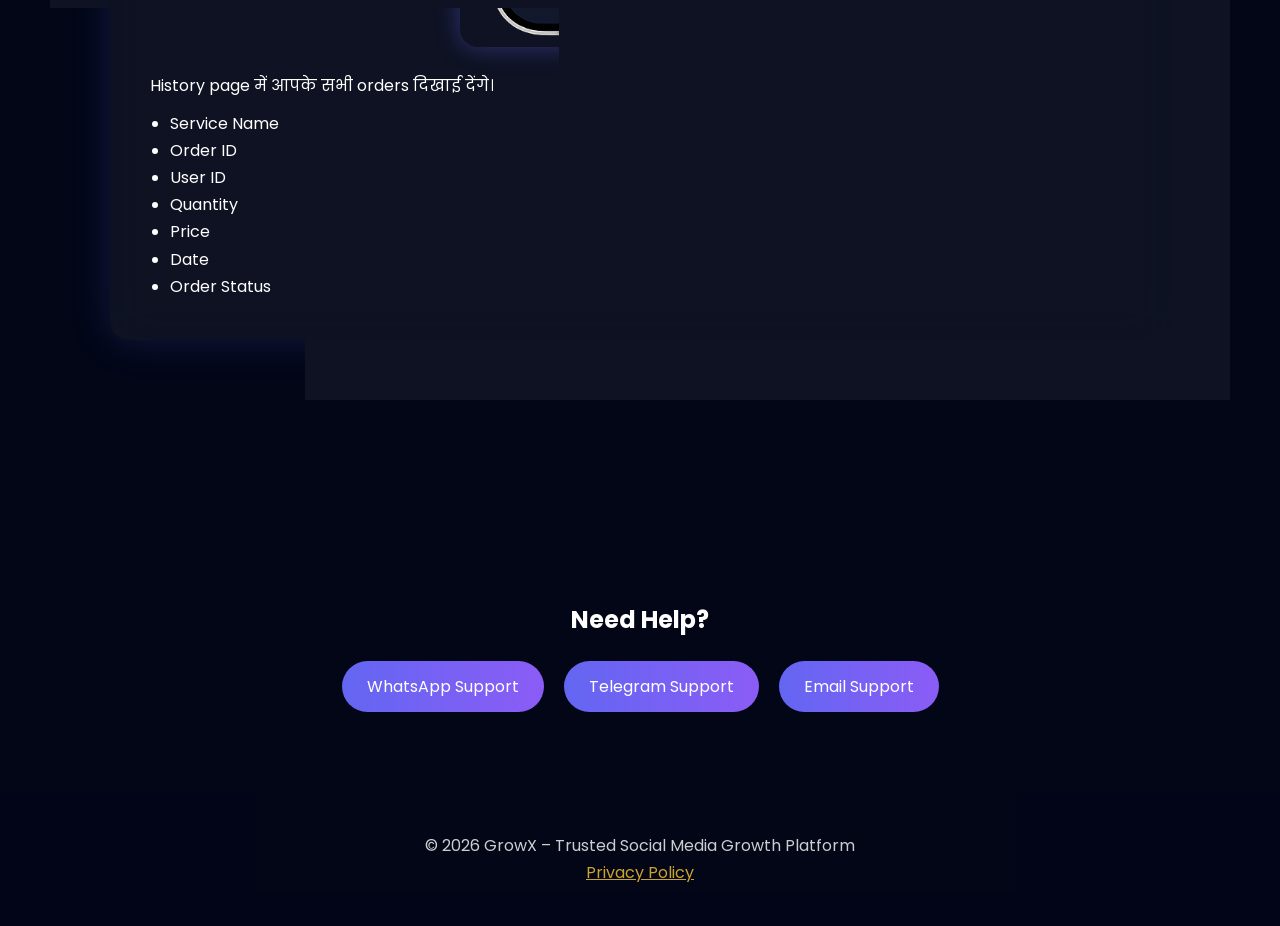
<file: setting.html>
<!DOCTYPE html>
<html>
<head>
<meta charset="UTF-8">
<title>Settings • GrowX</title>
<meta name="viewport" content="width=device-width, initial-scale=1.0">

<link href="https://fonts.googleapis.com/css2?family=Poppins:wght@400;600;700&display=swap" rel="stylesheet">

<style>
*{
margin:0;
padding:0;
box-sizing:border-box;
font-family:'Poppins',sans-serif;
}

body{
min-height:100vh;
background:#0B0F19;
color:#fff;
display:flex;
flex-direction:column;
}

/* HEADER */
.header{
height:65px;
display:flex;
align-items:center;
justify-content:center;
position:relative;
background:rgba(255,215,0,.05);
backdrop-filter:blur(20px);
border-bottom:1px solid rgba(255,215,0,.2);
}

.back{
position:absolute;
left:15px;
font-size:22px;
cursor:pointer;
}

.title{
font-size:20px;
font-weight:600;
background:linear-gradient(90deg,#FFD700,#fff,#FFD700);
background-size:200%;
-webkit-background-clip:text;
-webkit-text-fill-color:transparent;
animation:shine 4s linear infinite;
}

@keyframes shine{
0%{background-position:0%}
100%{background-position:200%}
}

/* CONTENT */
.content{
flex:1;
display:flex;
align-items:center;
justify-content:center;
padding:20px;
}

.card{
width:100%;
max-width:420px;
background:rgba(255,215,0,.05);
backdrop-filter:blur(25px);
border-radius:30px;
padding:20px;
border:1px solid rgba(255,215,0,.2);
box-shadow:0 20px 60px rgba(255,215,0,.1);
}

/* OPTIONS */
.option{
display:flex;
align-items:center;
justify-content:space-between;
padding:14px;
border-radius:20px;
margin-bottom:12px;
background:rgba(255,255,255,.08);
cursor:pointer;
transition:.2s;
font-weight:500;
}

.option:active{
transform:scale(.96);
}

.option span{
display:flex;
align-items:center;
gap:10px;
}

/* LOGOUT */
.logout{
margin-top:10px;
width:100%;
padding:14px;
border:none;
border-radius:22px;
font-weight:700;
background:linear-gradient(135deg,#ff3b3b,#ff0000);
color:#fff;
cursor:pointer;
transition:.2s;
}

.logout:active{
transform:scale(.95);
}
</style>
</head>

<body>

<div class="header">
<div class="back" onclick="go('home.html')">←</div>
<div class="title">Settings</div>
</div>

<div class="content">
<div class="card">

<div class="option" onclick="go('home.html')">
<span>🏠 Home</span> →
</div>

<div class="option" onclick="go('order.html')">
<span>🚀 New Order</span> →
</div>

<div class="option" onclick="go('addfund.html')">
<span>💰 Add Funds</span> →
</div>

<div class="option" onclick="go('history.html')">
<span>📜 Order History</span> →
</div>

<div class="option" onclick="go('customer.html')">
<span>💬 Customer Support</span> →
</div>

<button class="logout" onclick="logout()">Logout</button>

</div>
</div>

<script>
const userID=localStorage.getItem("userID");
if(!userID){
window.location.replace("index.html");
}

function go(page){
window.location.replace(page);
}

function logout(){
localStorage.removeItem("userID");
window.location.replace("index.html");
}
</script>

</body>
</html>
</file>
<file: style.css>
*{
margin:0;
padding:0;
box-sizing:border-box;
font-family:'Poppins',sans-serif;
}

body{
background:#020617;
color:white;
line-height:1.7;
overflow-x:hidden;
}

/* LOADER */

#loader{
position:fixed;
width:100%;
height:100%;
background:#020617;
display:flex;
justify-content:center;
align-items:center;
flex-direction:column;
z-index:9999;
}

.loader-logo{
font-size:42px;
font-weight:700;
background:linear-gradient(90deg,#6366f1,#22c55e);
-webkit-background-clip:text;
color:transparent;
margin-bottom:20px;
}

.loader-bar{
width:200px;
height:4px;
background:#111827;
border-radius:20px;
overflow:hidden;
}

.loader-progress{
height:100%;
width:40%;
background:linear-gradient(90deg,#6366f1,#22c55e);
animation:loading 1.2s infinite;
}

@keyframes loading{
0%{transform:translateX(-100%)}
100%{transform:translateX(300%)}
}

/* HEADER */

header{
display:flex;
justify-content:space-between;
align-items:center;
padding:20px 8%;
background:rgba(2,6,23,0.9);
backdrop-filter:blur(15px);
position:fixed;
width:100%;
z-index:100;
}

.logo{
font-size:26px;
font-weight:700;
}

nav a{
color:white;
text-decoration:none;
margin-left:25px;
font-size:15px;
opacity:.85;
transition:.3s;
}

nav a:hover{
opacity:1;
color:#6366f1;
}

.login-btn{
background:linear-gradient(90deg,#6366f1,#8b5cf6);
padding:10px 25px;
border-radius:40px;
}

/* HERO */

.hero{
min-height:100vh;
display:flex;
justify-content:center;
align-items:center;
padding:120px 20px;
background:radial-gradient(circle at top,#1e293b,#020617);
}

.hero-text{
max-width:650px;
text-align:center;
background:rgba(255,255,255,0.05);
backdrop-filter:blur(20px);
padding:60px 40px;
border-radius:20px;
box-shadow:0 0 60px rgba(99,102,241,0.4);
}

.hero-text h1{
font-size:50px;
margin-bottom:10px;
}

.hero-text p{
opacity:.85;
margin-bottom:25px;
}

.hero-buttons a{
background:linear-gradient(90deg,#6366f1,#8b5cf6);
padding:14px 35px;
border-radius:40px;
color:white;
text-decoration:none;
font-weight:500;
transition:.3s;
}

.hero-buttons a:hover{
transform:scale(1.05);
box-shadow:0 0 20px rgba(99,102,241,0.6);
}

/* FEATURES */

.features{
padding:120px 20px;
text-align:center;
}

.features h2{
font-size:36px;
margin-bottom:60px;
}

.feature-grid{
display:grid;
grid-template-columns:repeat(auto-fit,minmax(220px,1fr));
gap:30px;
max-width:1100px;
margin:auto;
}

.feature-box{
background:rgba(255,255,255,0.04);
padding:30px;
border-radius:15px;
transition:.3s;
backdrop-filter:blur(10px);
}

.feature-box:hover{
transform:translateY(-10px);
box-shadow:0 0 25px rgba(99,102,241,0.5);
}

/* PHONE PREVIEW */

.preview{
padding:120px 20px;
text-align:center;
background:#020617;
}

.preview h2{
font-size:34px;
margin-bottom:40px;
}

.phone-slider{
display:flex;
gap:40px;
justify-content:center;
flex-wrap:wrap;
}

.phone-frame{
width:260px;
padding:10px;
background:#000;
border-radius:30px;
box-shadow:0 0 40px rgba(99,102,241,0.4);
transition:.4s;
}

.phone-frame img{
width:100%;
border-radius:20px;
}

/* USER GUIDE */

.container{
max-width:1100px;
margin:auto;
padding:100px 20px;
}

.section{
margin-bottom:80px;
}

.card{
background:rgba(255,255,255,0.05);
padding:40px;
border-radius:18px;
backdrop-filter:blur(20px);
box-shadow:0 0 40px rgba(99,102,241,0.2);
}

/* IMAGE FIX */

.card img{
width:100%;
max-width:360px;
display:block;
margin:25px auto;
border-radius:18px;
box-shadow:0 0 25px rgba(99,102,241,0.4);
}

ul{
margin-top:10px;
padding-left:20px;
}

/* CONTACT */

.contact{
padding:80px 20px;
text-align:center;
background:#020617;
}

.contact-links{
display:flex;
gap:20px;
justify-content:center;
flex-wrap:wrap;
margin-top:20px;
}

.contact-links a{
background:linear-gradient(90deg,#6366f1,#8b5cf6);
padding:12px 25px;
border-radius:40px;
color:white;
text-decoration:none;
transition:.3s;
}

.contact-links a:hover{
box-shadow:0 0 15px rgba(99,102,241,0.7);
}

/* FOOTER */

footer{
text-align:center;
padding:40px;
background:#020617;
opacity:.8;
}

/* SCROLL ANIMATION */

.hidden{
opacity:0;
transform:translateY(60px);
transition:all 0.8s ease;
}

.show{
opacity:1;
transform:translateY(0);
}

/* MOBILE */

@media(max-width:768px){

.hero-text h1{
font-size:36px;
}

nav{
display:none;
}

.phone-frame{
width:200px;
}

}
</file>
